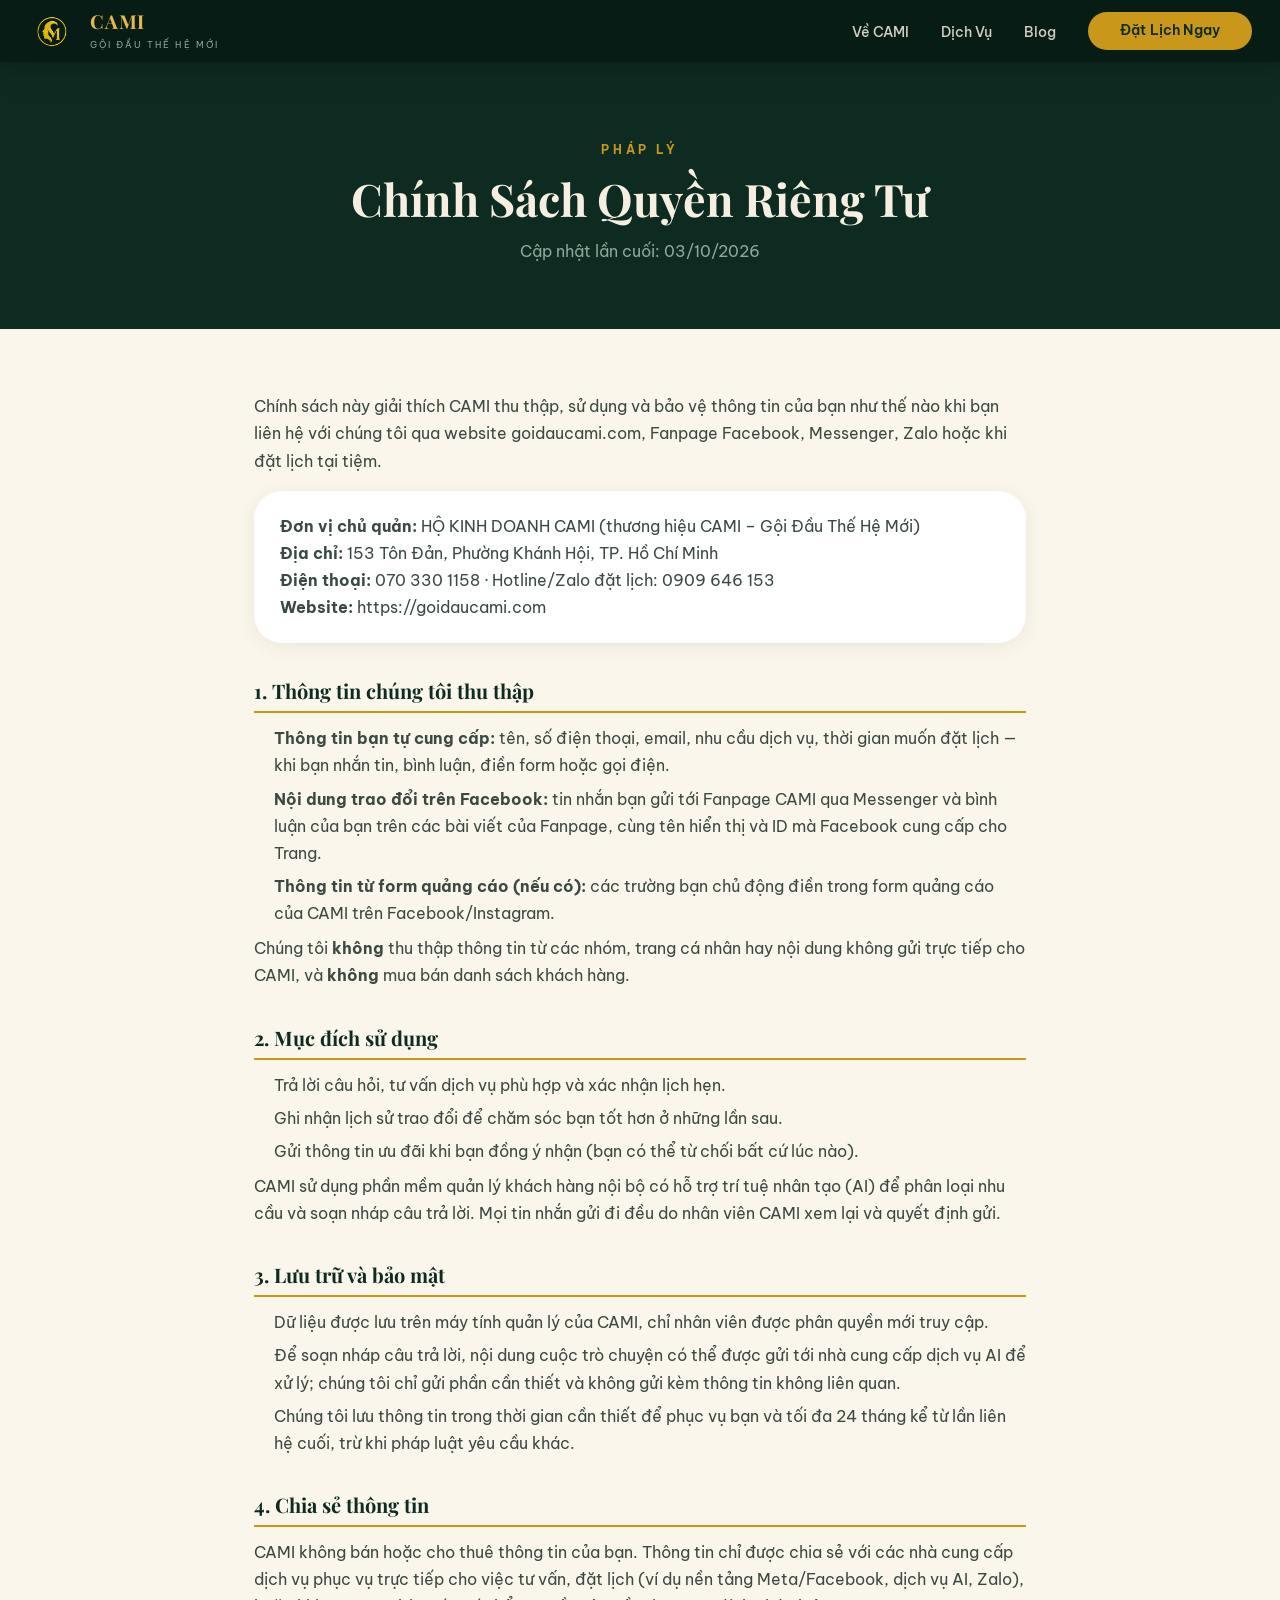
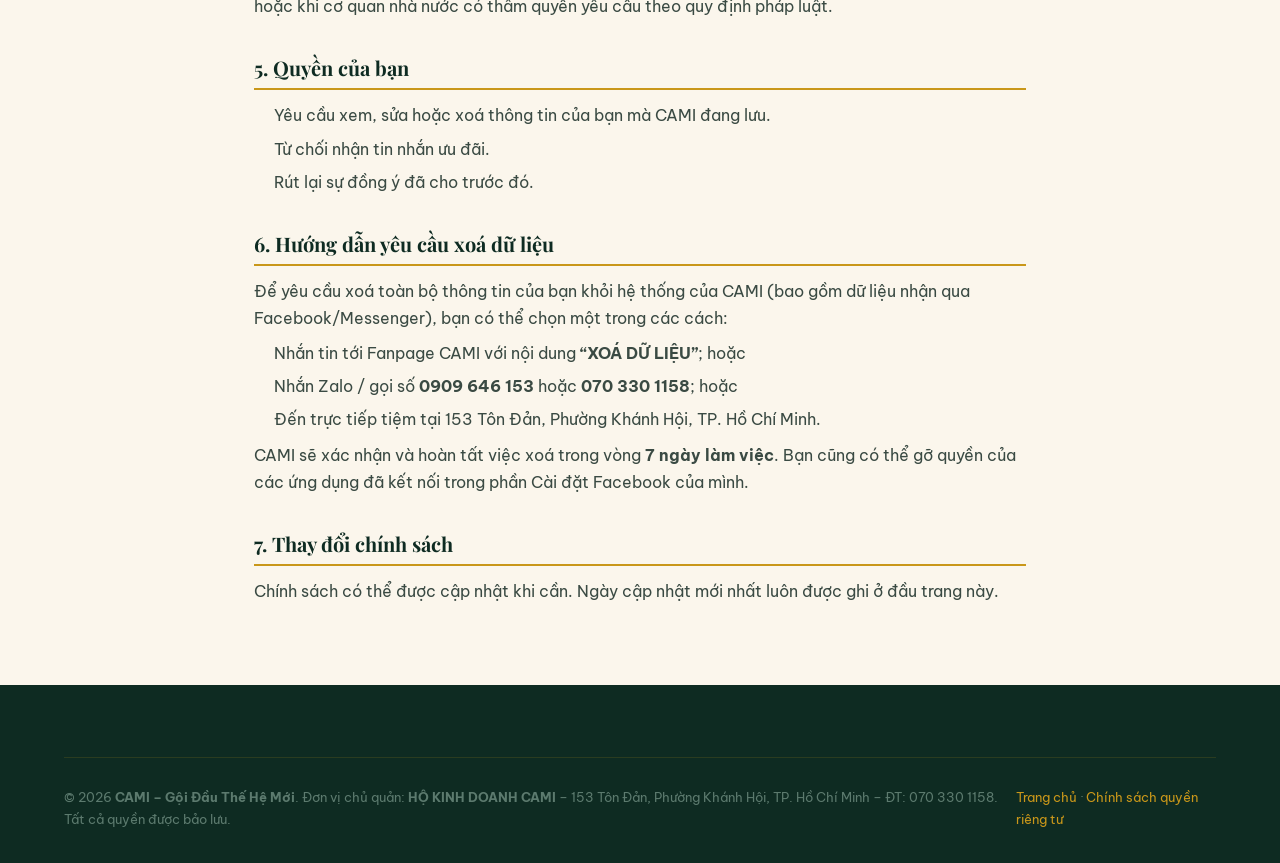
<file: chinh-sach-bao-mat.html>
<!DOCTYPE html>
<html lang="vi">
<head>
<meta charset="UTF-8">
<meta name="viewport" content="width=device-width, initial-scale=1.0">
<title>Chính Sách Quyền Riêng Tư | CAMI – Gội Đầu Thế Hệ Mới</title>
<link rel="icon" type="image/png" sizes="32x32" href="images/logo.png">
<meta name="description" content="Chính sách quyền riêng tư của CAMI – Gội Đầu Thế Hệ Mới (HỘ KINH DOANH CAMI): thông tin chúng tôi thu thập khi bạn nhắn tin, bình luận hoặc đặt lịch, cách sử dụng và cách yêu cầu xoá dữ liệu.">
<link rel="canonical" href="https://goidaucami.com/chinh-sach-bao-mat.html">
<meta name="robots" content="index, follow">
<link rel="preconnect" href="https://fonts.googleapis.com">
<link rel="preconnect" href="https://fonts.gstatic.com" crossorigin>
<link href="https://fonts.googleapis.com/css2?family=Playfair+Display:ital,wght@0,600;0,700;1,600&family=Be+Vietnam+Pro:wght@300;400;500;600;700&display=swap" rel="stylesheet">
<link rel="stylesheet" href="css/style.css">
<style>
.policy-hero { background: var(--green); padding: 140px 0 64px; text-align: center; }
.policy-hero h1 { font-size: clamp(1.9rem,4vw,2.8rem); color: var(--cream); margin: 12px 0 12px; }
.policy-hero p { color: #8fa89a; font-size: 1rem; }
.policy { padding: 64px 0 80px; }
.policy .wrap { max-width: 820px; }
.policy h2 { font-size: 1.25rem; color: var(--green); margin: 36px 0 12px; padding-bottom: 8px; border-bottom: 2px solid var(--gold); }
.policy p, .policy li { color: #3a4a43; line-height: 1.75; font-size: .97rem; }
.policy ul { padding-left: 20px; margin: 8px 0; }
.policy li { margin: 6px 0; }
.policy .box { background: white; border-radius: var(--radius-lg, 16px); padding: 22px 26px; box-shadow: 0 4px 20px rgba(14,43,34,.07); margin-top: 16px; }
</style>
</head>
<body>

<header class="nav scrolled" id="nav">
  <div class="nav-bar">
    <a href="./" class="brand">
      <img src="images/logo.png" alt="CAMI Logo" class="brand-logo" style="height:42px" width="150" height="150">
      <div class="brand-text">
        <strong>CAMI</strong>
        <small>Gội Đầu Thế Hệ Mới</small>
      </div>
    </a>
    <nav>
      <ul class="nav-links">
        <li><a href="./#about">Về CAMI</a></li>
        <li><a href="./#services">Dịch Vụ</a></li>
        <li><a href="blog/">Blog</a></li>
        <li><a href="https://zalo.me/0909646153" target="_blank" rel="noopener" class="nav-cta">Đặt Lịch Ngay</a></li>
      </ul>
    </nav>
  </div>
</header>

<div class="policy-hero">
  <div class="wrap">
    <span class="eyebrow">Pháp lý</span>
    <h1>Chính Sách Quyền Riêng Tư</h1>
    <p>Cập nhật lần cuối: 03/10/2026</p>
  </div>
</div>

<main class="policy">
  <div class="wrap">
    <p>Chính sách này giải thích CAMI thu thập, sử dụng và bảo vệ thông tin của bạn như thế nào khi bạn liên hệ với chúng tôi qua website goidaucami.com, Fanpage Facebook, Messenger, Zalo hoặc khi đặt lịch tại tiệm.</p>

    <div class="box">
      <p><strong>Đơn vị chủ quản:</strong> HỘ KINH DOANH CAMI (thương hiệu CAMI – Gội Đầu Thế Hệ Mới)<br>
      <strong>Địa chỉ:</strong> 153 Tôn Đản, Phường Khánh Hội, TP. Hồ Chí Minh<br>
      <strong>Điện thoại:</strong> 070 330 1158 · Hotline/Zalo đặt lịch: 0909 646 153<br>
      <strong>Website:</strong> https://goidaucami.com</p>
    </div>

    <h2>1. Thông tin chúng tôi thu thập</h2>
    <ul>
      <li><strong>Thông tin bạn tự cung cấp:</strong> tên, số điện thoại, email, nhu cầu dịch vụ, thời gian muốn đặt lịch — khi bạn nhắn tin, bình luận, điền form hoặc gọi điện.</li>
      <li><strong>Nội dung trao đổi trên Facebook:</strong> tin nhắn bạn gửi tới Fanpage CAMI qua Messenger và bình luận của bạn trên các bài viết của Fanpage, cùng tên hiển thị và ID mà Facebook cung cấp cho Trang.</li>
      <li><strong>Thông tin từ form quảng cáo (nếu có):</strong> các trường bạn chủ động điền trong form quảng cáo của CAMI trên Facebook/Instagram.</li>
    </ul>
    <p>Chúng tôi <strong>không</strong> thu thập thông tin từ các nhóm, trang cá nhân hay nội dung không gửi trực tiếp cho CAMI, và <strong>không</strong> mua bán danh sách khách hàng.</p>

    <h2>2. Mục đích sử dụng</h2>
    <ul>
      <li>Trả lời câu hỏi, tư vấn dịch vụ phù hợp và xác nhận lịch hẹn.</li>
      <li>Ghi nhận lịch sử trao đổi để chăm sóc bạn tốt hơn ở những lần sau.</li>
      <li>Gửi thông tin ưu đãi khi bạn đồng ý nhận (bạn có thể từ chối bất cứ lúc nào).</li>
    </ul>
    <p>CAMI sử dụng phần mềm quản lý khách hàng nội bộ có hỗ trợ trí tuệ nhân tạo (AI) để phân loại nhu cầu và soạn nháp câu trả lời. Mọi tin nhắn gửi đi đều do nhân viên CAMI xem lại và quyết định gửi.</p>

    <h2>3. Lưu trữ và bảo mật</h2>
    <ul>
      <li>Dữ liệu được lưu trên máy tính quản lý của CAMI, chỉ nhân viên được phân quyền mới truy cập.</li>
      <li>Để soạn nháp câu trả lời, nội dung cuộc trò chuyện có thể được gửi tới nhà cung cấp dịch vụ AI để xử lý; chúng tôi chỉ gửi phần cần thiết và không gửi kèm thông tin không liên quan.</li>
      <li>Chúng tôi lưu thông tin trong thời gian cần thiết để phục vụ bạn và tối đa 24 tháng kể từ lần liên hệ cuối, trừ khi pháp luật yêu cầu khác.</li>
    </ul>

    <h2>4. Chia sẻ thông tin</h2>
    <p>CAMI không bán hoặc cho thuê thông tin của bạn. Thông tin chỉ được chia sẻ với các nhà cung cấp dịch vụ phục vụ trực tiếp cho việc tư vấn, đặt lịch (ví dụ nền tảng Meta/Facebook, dịch vụ AI, Zalo), hoặc khi cơ quan nhà nước có thẩm quyền yêu cầu theo quy định pháp luật.</p>

    <h2>5. Quyền của bạn</h2>
    <ul>
      <li>Yêu cầu xem, sửa hoặc xoá thông tin của bạn mà CAMI đang lưu.</li>
      <li>Từ chối nhận tin nhắn ưu đãi.</li>
      <li>Rút lại sự đồng ý đã cho trước đó.</li>
    </ul>

    <h2 id="xoa-du-lieu">6. Hướng dẫn yêu cầu xoá dữ liệu</h2>
    <p>Để yêu cầu xoá toàn bộ thông tin của bạn khỏi hệ thống của CAMI (bao gồm dữ liệu nhận qua Facebook/Messenger), bạn có thể chọn một trong các cách:</p>
    <ul>
      <li>Nhắn tin tới Fanpage CAMI với nội dung <strong>“XOÁ DỮ LIỆU”</strong>; hoặc</li>
      <li>Nhắn Zalo / gọi số <strong>0909 646 153</strong> hoặc <strong>070 330 1158</strong>; hoặc</li>
      <li>Đến trực tiếp tiệm tại 153 Tôn Đản, Phường Khánh Hội, TP. Hồ Chí Minh.</li>
    </ul>
    <p>CAMI sẽ xác nhận và hoàn tất việc xoá trong vòng <strong>7 ngày làm việc</strong>. Bạn cũng có thể gỡ quyền của các ứng dụng đã kết nối trong phần Cài đặt Facebook của mình.</p>

    <h2>7. Thay đổi chính sách</h2>
    <p>Chính sách có thể được cập nhật khi cần. Ngày cập nhật mới nhất luôn được ghi ở đầu trang này.</p>
  </div>
</main>

<footer class="footer">
  <div class="wrap">
    <div class="footer-bottom">
      <p>© 2026 <strong>CAMI – Gội Đầu Thế Hệ Mới</strong>. Đơn vị chủ quản: <strong>HỘ KINH DOANH CAMI</strong> – 153 Tôn Đản, Phường Khánh Hội, TP. Hồ Chí Minh – ĐT: 070 330 1158. Tất cả quyền được bảo lưu.</p>
      <p><a href="./">Trang chủ</a> · <a href="chinh-sach-bao-mat.html">Chính sách quyền riêng tư</a></p>
    </div>
  </div>
</footer>

</body>
</html>
</file>
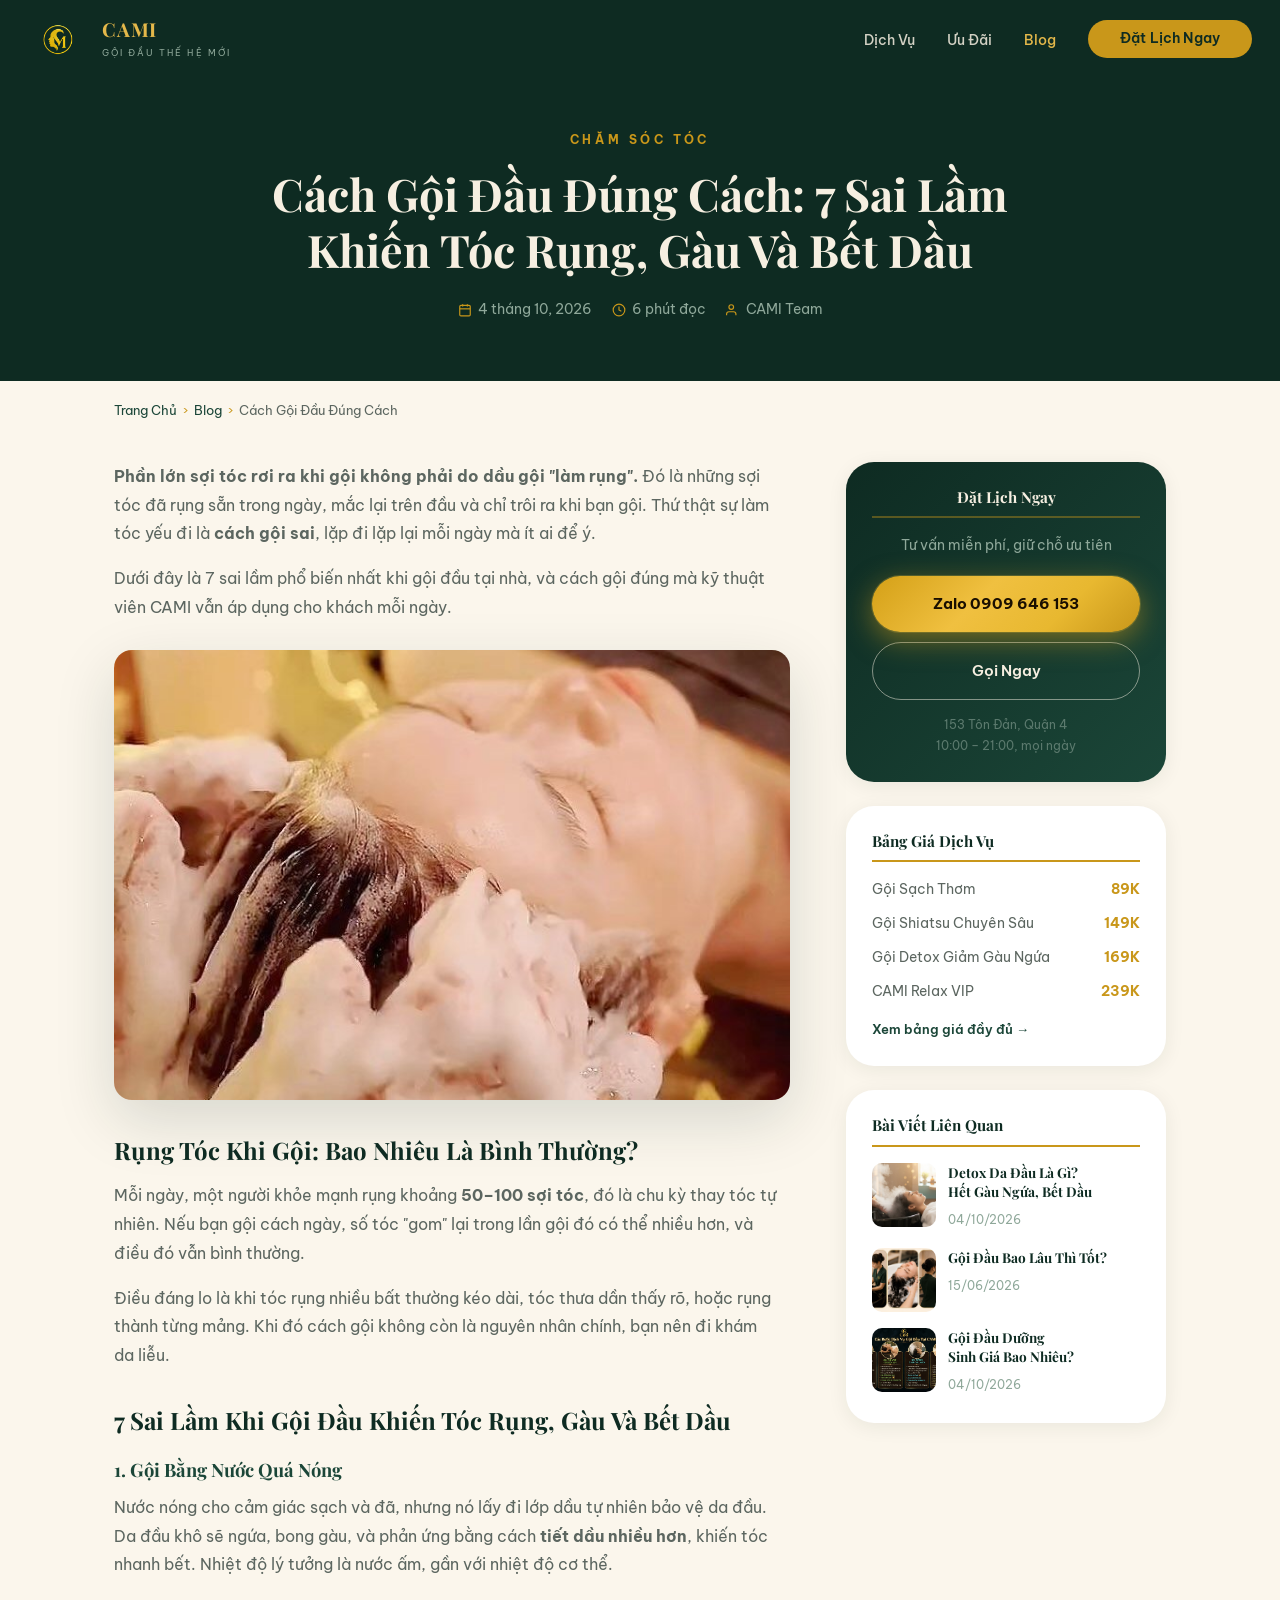
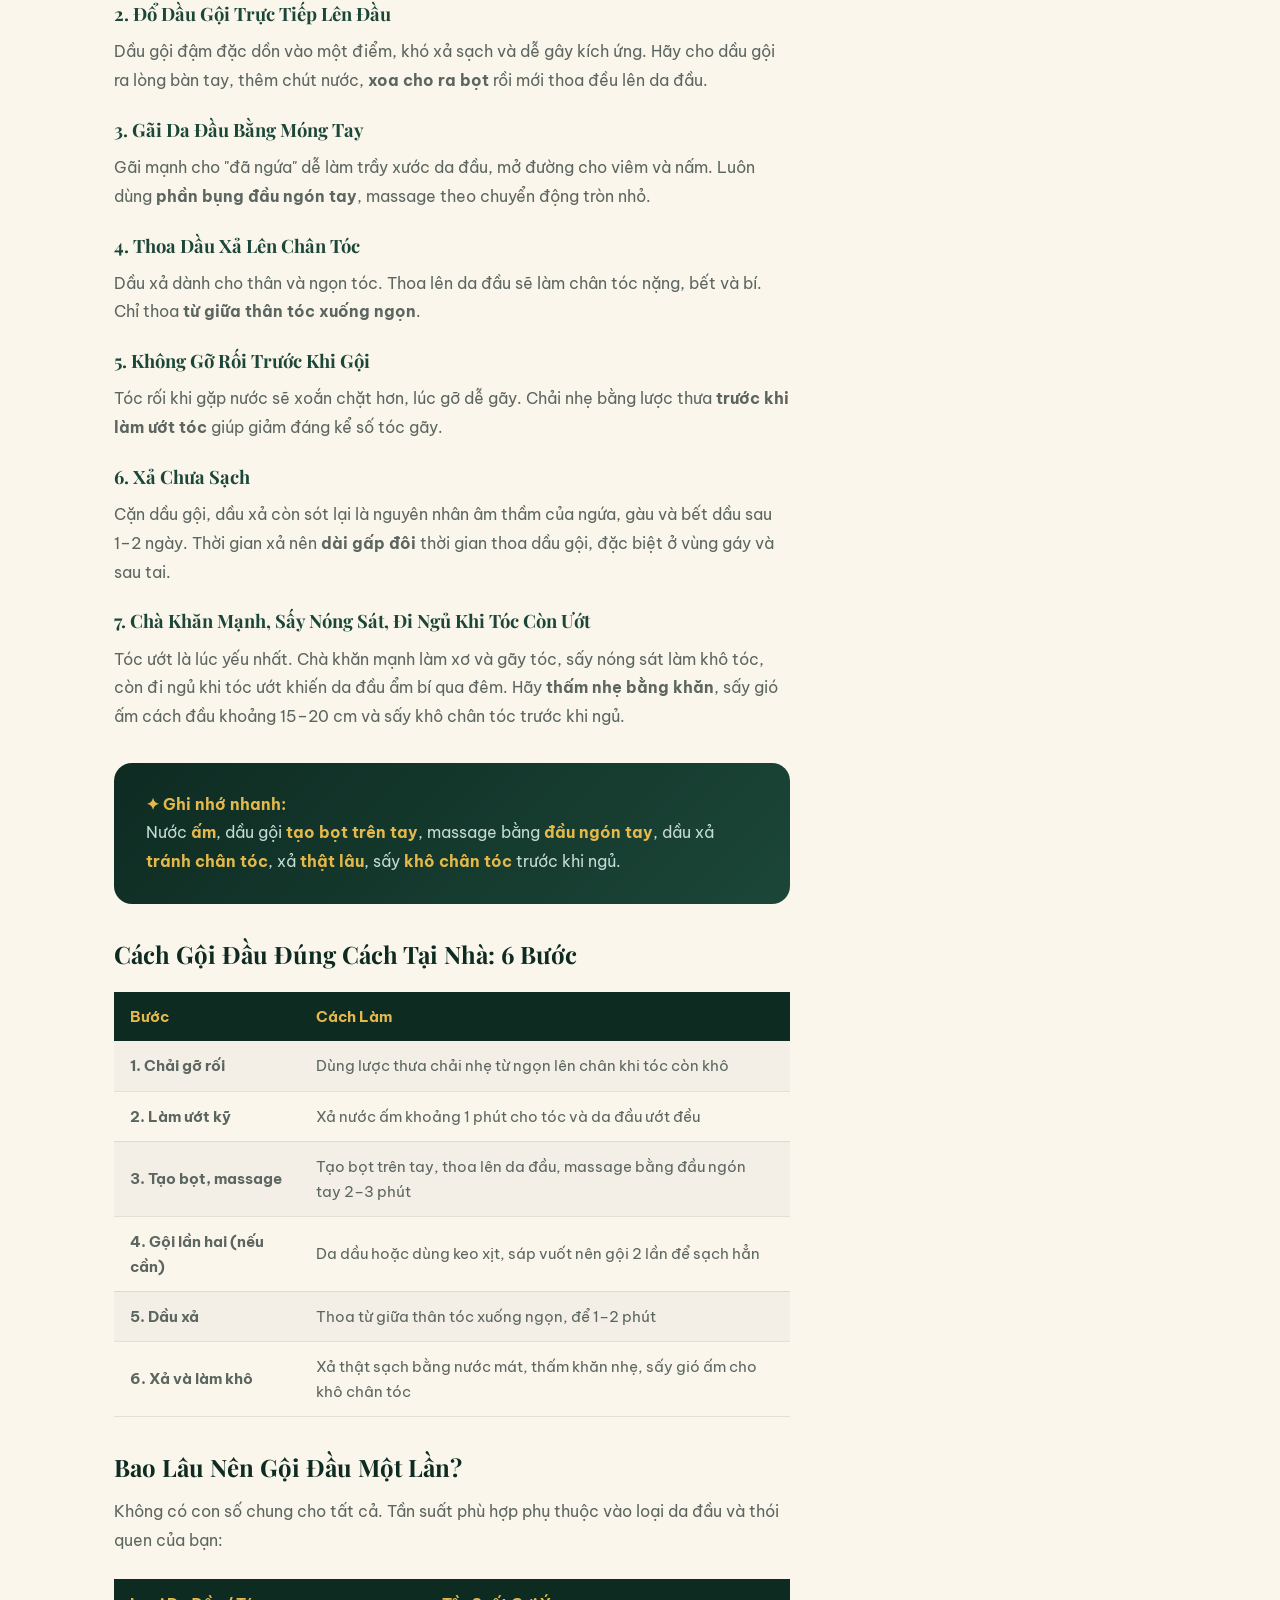
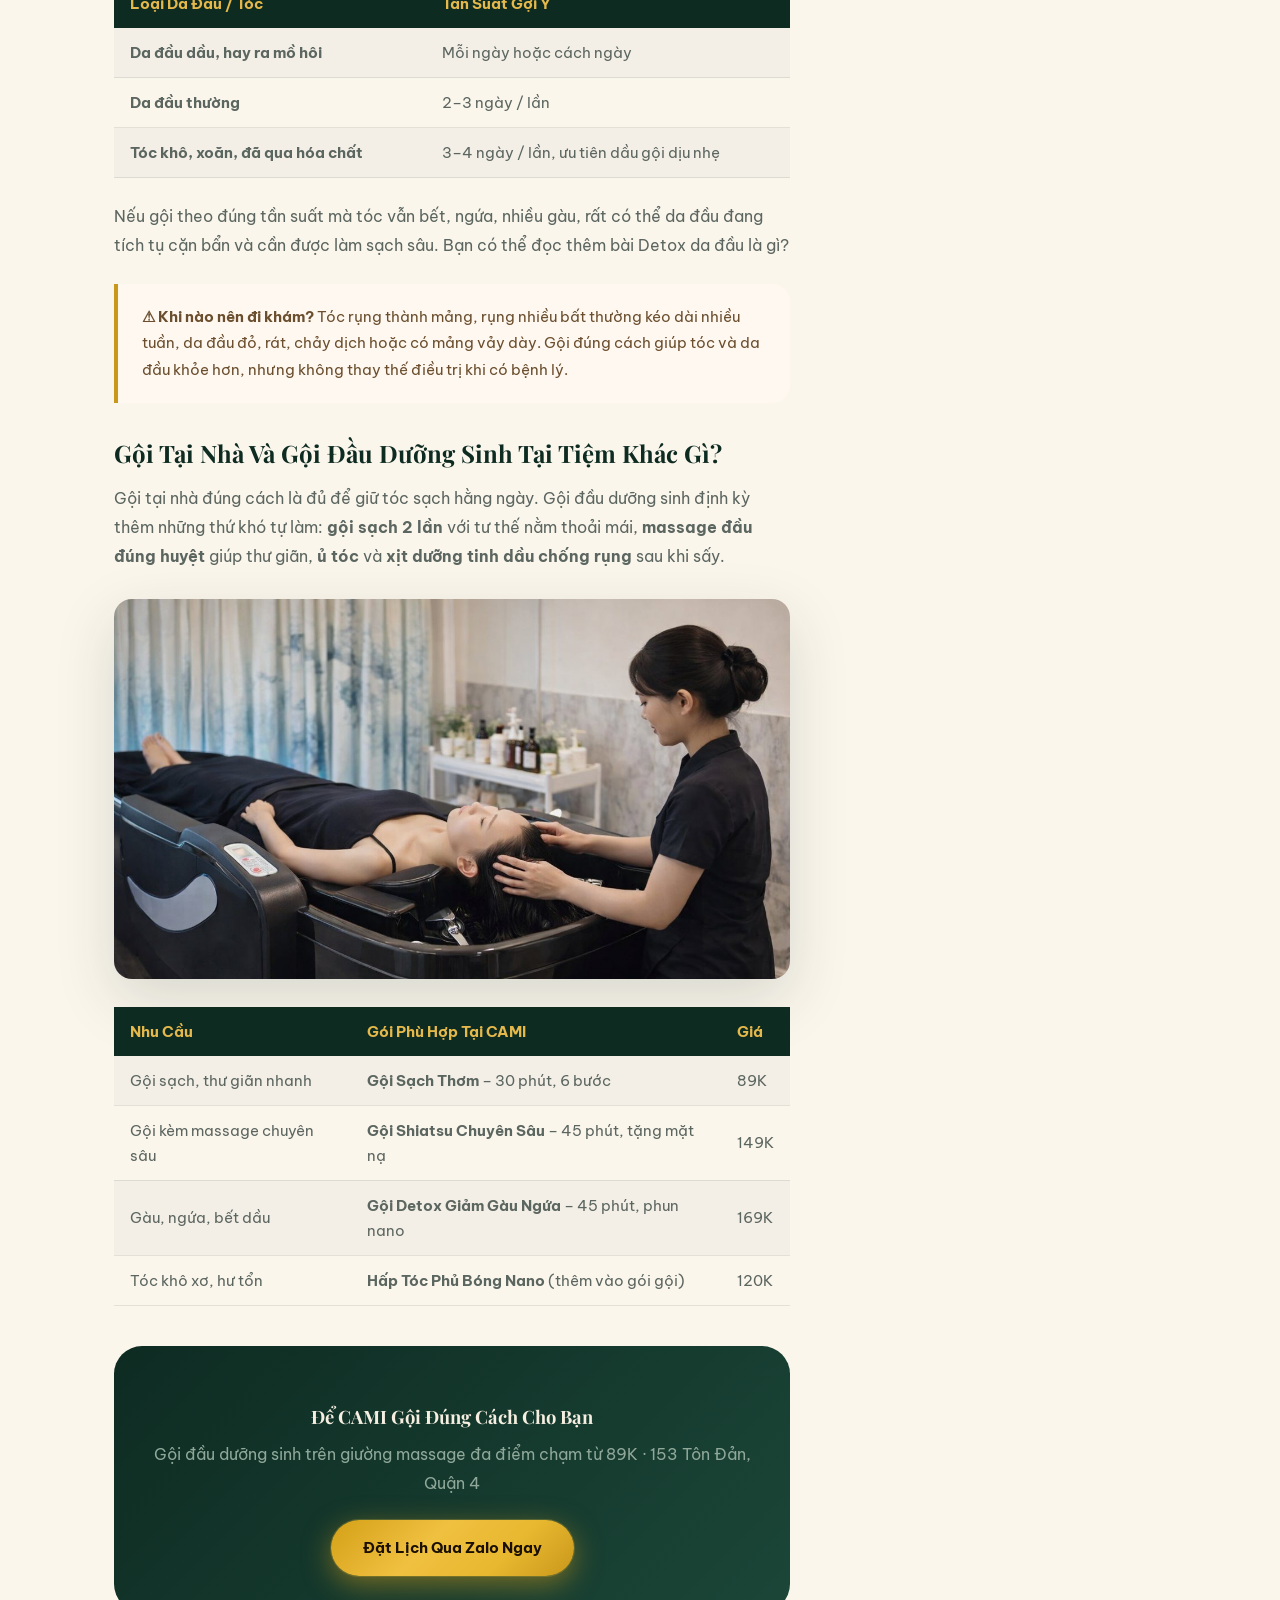
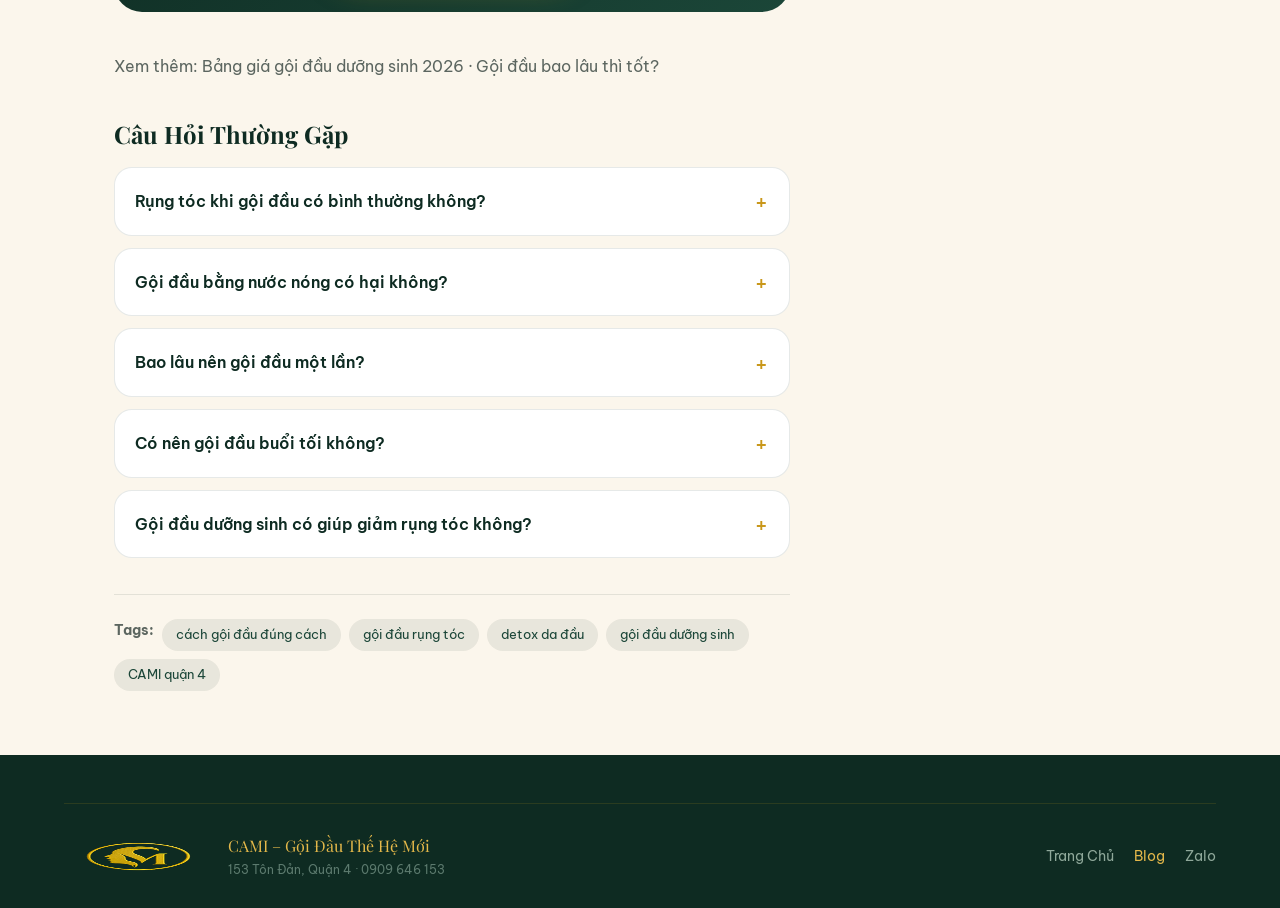
<file: blog/cach-goi-dau-dung-cach.html>
<!DOCTYPE html>
<html lang="vi">
<head>
<meta charset="UTF-8">
<meta name="viewport" content="width=device-width, initial-scale=1.0">
<title>Cách Gội Đầu Đúng Cách: 7 Sai Lầm Gây Rụng Tóc | CAMI</title>
<link rel="icon" type="image/png" sizes="32x32" href="../images/logo.png">
<link rel="apple-touch-icon" href="../images/logo.png">
<link rel="shortcut icon" href="../images/logo.png">
<meta name="description" content="Gội đầu sai cách khiến tóc gãy rụng, gàu và bết dầu lúc nào không hay. 7 sai lầm phổ biến và cách gội đầu đúng 6 bước từ kỹ thuật viên CAMI Quận 4.">
<meta name="keywords" content="cách gội đầu đúng cách, gội đầu đúng cách, sai lầm khi gội đầu, gội đầu bị rụng tóc, gội đầu bao lâu một lần, gội đầu nước nóng, cách gội đầu không rụng tóc">
<meta name="robots" content="index, follow, max-image-preview:large">
<meta name="author" content="CAMI – Gội Đầu Thế Hệ Mới">
<link rel="canonical" href="https://goidaucami.com/blog/cach-goi-dau-dung-cach.html">
<meta property="og:title" content="Tóc rụng khi gội không phải do dầu gội. Đây là 7 sai lầm thật sự">
<meta property="og:description" content="Nước quá nóng, đổ dầu gội thẳng lên đầu, thoa dầu xả lên chân tóc… 7 sai lầm khi gội đầu và cách sửa trong 6 bước.">
<meta property="og:image" content="https://goidaucami.com/images/cach-goi-dau-dung-cach.jpg">
<meta property="og:url" content="https://goidaucami.com/blog/cach-goi-dau-dung-cach.html">
<meta property="og:type" content="article">
<meta property="og:locale" content="vi_VN">
<meta name="twitter:card" content="summary_large_image">
<meta name="geo.placename" content="Quận 4, TP.HCM">
<meta name="geo.position" content="10.758365;106.706782">
<link rel="preconnect" href="https://fonts.googleapis.com">
<link rel="preconnect" href="https://fonts.gstatic.com" crossorigin>
<link href="https://fonts.googleapis.com/css2?family=Playfair+Display:ital,wght@0,600;0,700;1,600&family=Be+Vietnam+Pro:wght@300;400;500;600;700&display=swap" rel="stylesheet">
<link rel="stylesheet" href="../css/style.css?v=20261004c">
<script type="application/ld+json">
{"@context":"https://schema.org","@type":"Article","headline":"Cách Gội Đầu Đúng Cách: 7 Sai Lầm Khiến Tóc Rụng, Gàu Và Bết Dầu","description":"Gội đầu sai cách khiến tóc gãy rụng, gàu và bết dầu lúc nào không hay. 7 sai lầm phổ biến và cách gội đầu đúng 6 bước từ kỹ thuật viên CAMI Quận 4.","author":{"@type":"Organization","name":"CAMI – Gội Đầu Thế Hệ Mới","url":"https://goidaucami.com"},"publisher":{"@type":"Organization","name":"CAMI","logo":{"@type":"ImageObject","url":"https://goidaucami.com/images/logo.png"}},"datePublished":"2026-10-04","dateModified":"2026-10-04","image":"https://goidaucami.com/images/cach-goi-dau-dung-cach.jpg","url":"https://goidaucami.com/blog/cach-goi-dau-dung-cach.html","mainEntityOfPage":{"@type":"WebPage","@id":"https://goidaucami.com/blog/cach-goi-dau-dung-cach.html"}}
</script>
<script type="application/ld+json">
{"@context":"https://schema.org","@type":"BreadcrumbList","itemListElement":[{"@type":"ListItem","position":1,"name":"Trang Chủ","item":"https://goidaucami.com/"},{"@type":"ListItem","position":2,"name":"Blog","item":"https://goidaucami.com/blog/"},{"@type":"ListItem","position":3,"name":"Cách Gội Đầu Đúng Cách","item":"https://goidaucami.com/blog/cach-goi-dau-dung-cach.html"}]}
</script>
<script type="application/ld+json">
{"@context":"https://schema.org","@type":"FAQPage","mainEntity":[{"@type":"Question","name":"Rụng tóc khi gội đầu có bình thường không?","acceptedAnswer":{"@type":"Answer","text":"Có. Mỗi ngày một người khỏe mạnh rụng khoảng 50 đến 100 sợi tóc theo chu kỳ tự nhiên, và những sợi này thường trôi ra khi gội. Bạn nên đi khám nếu tóc rụng thành mảng hoặc rụng nhiều bất thường kéo dài nhiều tuần."}},{"@type":"Question","name":"Gội đầu bằng nước nóng có hại không?","acceptedAnswer":{"@type":"Answer","text":"Nước quá nóng lấy đi lớp dầu tự nhiên bảo vệ da đầu, khiến da đầu khô, ngứa, bong gàu và tiết dầu nhiều hơn. Nên gội bằng nước ấm gần nhiệt độ cơ thể và xả lần cuối bằng nước mát."}},{"@type":"Question","name":"Bao lâu nên gội đầu một lần?","acceptedAnswer":{"@type":"Answer","text":"Da đầu dầu nên gội mỗi ngày hoặc cách ngày, da đầu thường 2 đến 3 ngày một lần, tóc khô, xoăn hoặc đã qua hóa chất khoảng 3 đến 4 ngày một lần với dầu gội dịu nhẹ."}},{"@type":"Question","name":"Có nên gội đầu buổi tối không?","acceptedAnswer":{"@type":"Answer","text":"Có thể gội buổi tối nhưng cần sấy khô hoàn toàn chân tóc trước khi ngủ. Đi ngủ khi tóc còn ướt khiến da đầu ẩm bí qua đêm, dễ ngứa, có mùi và tạo điều kiện cho nấm gây gàu."}},{"@type":"Question","name":"Gội đầu dưỡng sinh có giúp giảm rụng tóc không?","acceptedAnswer":{"@type":"Answer","text":"Gội đầu dưỡng sinh giúp làm sạch da đầu, massage tăng lưu thông máu và dưỡng tóc bằng tinh dầu, từ đó hỗ trợ tóc chắc khỏe hơn. Tuy nhiên nếu rụng tóc do bệnh lý hoặc nội tiết, bạn cần khám và điều trị theo chỉ định của bác sĩ."}}]}
</script>
<style>
.article-hero { background: var(--green); padding: 130px 0 60px; }
.article-hero-inner { max-width: 780px; margin: 0 auto; text-align: center; }
.article-hero h1 { font-size: clamp(1.8rem,3.5vw,2.8rem); color: var(--cream); margin: 16px 0 20px; line-height: 1.25; }
.article-meta { display: flex; align-items: center; justify-content: center; gap: 20px; font-size: .85rem; color: #8fa89a; flex-wrap: wrap; }
.article-meta span { display: flex; align-items: center; gap: 6px; }
.article-meta svg { width: 14px; height: 14px; stroke: var(--gold); fill: none; stroke-width: 2; }

.article-wrap { display: grid; grid-template-columns: 1fr 320px; gap: 56px; max-width: 1100px; margin: 0 auto; padding: 40px 24px 64px; }
.article-content img { border-radius: var(--radius); margin: 28px 0; box-shadow: var(--shadow); width: 100%; }
.article-content h2 { font-size: 1.5rem; color: var(--green); margin: 36px 0 16px; }
.article-content h3 { font-size: 1.15rem; color: var(--green3); margin: 24px 0 12px; }
.article-content p { color: var(--muted); margin-bottom: 16px; font-size: 1rem; line-height: 1.8; }
.article-content ul { margin: 12px 0 20px 20px; }
.article-content ul li { color: var(--muted); margin-bottom: 8px; font-size: .97rem; line-height: 1.7; }
.article-content ul li::marker { color: var(--gold); }
.article-highlight { background: linear-gradient(135deg, var(--green), var(--green3)); border-radius: var(--radius); padding: 28px 32px; margin: 32px 0; }
.article-highlight p { color: #c5dcd4; margin: 0; }
.article-highlight strong { color: var(--gold2); }
.article-table { width: 100%; border-collapse: collapse; margin: 24px 0; font-size: .92rem; }
.article-table th { background: var(--green); color: var(--gold2); padding: 12px 16px; text-align: left; }
.article-table td { padding: 12px 16px; border-bottom: 1px solid rgba(14,43,34,.1); color: var(--muted); }
.article-table tr:nth-child(even) td { background: rgba(14,43,34,.03); }
.article-cta { background: linear-gradient(135deg, var(--green), var(--green3)); border-radius: var(--radius-lg); padding: 36px; text-align: center; margin: 40px 0; }
.article-cta h3 { color: var(--cream); margin-bottom: 12px; }
.article-cta p { color: #8fa89a; margin-bottom: 22px; }
.article-tags { display: flex; gap: 8px; flex-wrap: wrap; margin-top: 36px; padding-top: 24px; border-top: 1px solid rgba(14,43,34,.1); }
.article-tags a { background: rgba(14,43,34,.08); color: var(--green3); padding: 5px 14px; border-radius: 20px; font-size: .8rem; transition: .3s; }
.article-tags a:hover { background: var(--green); color: var(--cream); }
.article-sidebar .sidebar-widget { background: white; border-radius: var(--radius-lg); padding: 26px; margin-bottom: 24px; box-shadow: 0 4px 20px rgba(14,43,34,.07); }
.article-sidebar .sidebar-widget h3 { font-size: .95rem; color: var(--green); margin-bottom: 16px; padding-bottom: 10px; border-bottom: 2px solid var(--gold); }
.related-posts { display: flex; flex-direction: column; gap: 16px; }
.related-post { display: flex; gap: 12px; align-items: flex-start; }
.related-post img { width: 64px; height: 64px; border-radius: 10px; object-fit: cover; flex-shrink: 0; }
.related-post h4 { font-size: .85rem; color: var(--green); line-height: 1.4; margin-bottom: 4px; }
.related-post span { font-size: .75rem; color: var(--light); }
.benefit-grid { display: grid; grid-template-columns: repeat(3,1fr); gap: 14px; margin: 24px 0; }
.benefit-item { background: var(--cream2); border-radius: var(--radius); padding: 20px 18px; text-align: center; border: 1px solid rgba(14,43,34,.08); }
.benefit-item .bi-icon { width: 44px; height: 44px; margin: 0 auto 12px; background: rgba(201,151,26,.12); border-radius: 12px; display: flex; align-items: center; justify-content: center; color: var(--gold); }
.benefit-item h3 { color: var(--green); font-size: .95rem; margin: 0 0 6px; }
.benefit-item p { color: var(--muted); font-size: .82rem; line-height: 1.5; margin: 0; }
.warn-box { background: #fff8f0; border-left: 4px solid var(--gold); border-radius: 0 var(--radius) var(--radius) 0; padding: 20px 24px; margin: 24px 0; }
.warn-box p { color: #6b4e2e; margin: 0; font-size: .95rem; line-height: 1.75; }
@media(max-width:768px) { .article-wrap { grid-template-columns: 1fr; padding: 24px 18px 40px; } }
@media(max-width:560px) { .benefit-grid { grid-template-columns: 1fr; } }
@media(max-width:560px) { .article-table th, .article-table td { padding: 10px 8px; font-size: .84rem; } }
</style>
</head>
<body>

<header class="nav scrolled">
  <div class="nav-bar">
    <a href="../" class="brand">
      <img src="../images/logo.png" alt="CAMI Logo" class="brand-logo" style="height:42px" width="150" height="150">
      <div class="brand-text"><strong>CAMI</strong><small>Gội Đầu Thế Hệ Mới</small></div>
    </a>
    <nav>
      <ul class="nav-links">
        <li><a href="../#services">Dịch Vụ</a></li>
        <li><a href="../#offers">Ưu Đãi</a></li>
        <li><a href="./" style="color:var(--gold2)">Blog</a></li>
        <li><a href="https://zalo.me/0909646153" target="_blank" rel="noopener" class="nav-cta">Đặt Lịch Ngay</a></li>
      </ul>
    </nav>
    <button class="burger" aria-label="Mở menu"><span></span><span></span><span></span></button>
  </div>
</header>
<div class="mobile-menu">
  <button class="mobile-close" aria-label="Đóng menu">×</button>
  <a href="../">Trang Chủ</a>
  <a href="../#services">Dịch Vụ</a>
  <a href="./">Blog</a>
  <a href="https://zalo.me/0909646153" target="_blank" rel="noopener" class="btn btn-gold" style="margin-top:12px">Đặt Lịch</a>
</div>

<div class="article-hero">
  <div class="wrap">
    <div class="article-hero-inner">
      <span class="eyebrow">Chăm Sóc Tóc</span>
      <h1>Cách Gội Đầu Đúng Cách: 7 Sai Lầm Khiến Tóc Rụng, Gàu Và Bết Dầu</h1>
      <div class="article-meta">
        <span><svg viewBox="0 0 24 24"><rect x="3" y="4" width="18" height="18" rx="2"/><line x1="16" y1="2" x2="16" y2="6"/><line x1="8" y1="2" x2="8" y2="6"/><line x1="3" y1="10" x2="21" y2="10"/></svg>4 tháng 10, 2026</span>
        <span><svg viewBox="0 0 24 24"><circle cx="12" cy="12" r="10"/><polyline points="12 6 12 12 16 14"/></svg>6 phút đọc</span>
        <span><svg viewBox="0 0 24 24"><path d="M17 21v-2a4 4 0 00-4-4H5a4 4 0 00-4 4v2"/><circle cx="9" cy="7" r="4"/></svg>CAMI Team</span>
      </div>
    </div>
  </div>
</div>

<nav class="breadcrumb" aria-label="Breadcrumb">
  <a href="../">Trang Chủ</a> <span class="sep">›</span>
  <a href="./">Blog</a> <span class="sep">›</span>
  <span aria-current="page">Cách Gội Đầu Đúng Cách</span>
</nav>

<div class="article-wrap">
  <article class="article-content">

    <p><strong>Phần lớn sợi tóc rơi ra khi gội không phải do dầu gội "làm rụng".</strong> Đó là những sợi tóc đã rụng sẵn trong ngày, mắc lại trên đầu và chỉ trôi ra khi bạn gội. Thứ thật sự làm tóc yếu đi là <strong>cách gội sai</strong>, lặp đi lặp lại mỗi ngày mà ít ai để ý.</p>
    <p>Dưới đây là 7 sai lầm phổ biến nhất khi gội đầu tại nhà, và cách gội đúng mà kỹ thuật viên CAMI vẫn áp dụng cho khách mỗi ngày.</p>

    <img src="../images/cach-goi-dau-dung-cach.jpg" alt="Cách gội đầu đúng cách: tạo bọt và massage da đầu bằng đầu ngón tay" loading="lazy" width="720" height="480">

    <h2>Rụng Tóc Khi Gội: Bao Nhiêu Là Bình Thường?</h2>
    <p>Mỗi ngày, một người khỏe mạnh rụng khoảng <strong>50–100 sợi tóc</strong>, đó là chu kỳ thay tóc tự nhiên. Nếu bạn gội cách ngày, số tóc "gom" lại trong lần gội đó có thể nhiều hơn, và điều đó vẫn bình thường.</p>
    <p>Điều đáng lo là khi tóc rụng nhiều bất thường kéo dài, tóc thưa dần thấy rõ, hoặc rụng thành từng mảng. Khi đó cách gội không còn là nguyên nhân chính, bạn nên đi khám da liễu.</p>

    <h2>7 Sai Lầm Khi Gội Đầu Khiến Tóc Rụng, Gàu Và Bết Dầu</h2>

    <h3>1. Gội Bằng Nước Quá Nóng</h3>
    <p>Nước nóng cho cảm giác sạch và đã, nhưng nó lấy đi lớp dầu tự nhiên bảo vệ da đầu. Da đầu khô sẽ ngứa, bong gàu, và phản ứng bằng cách <strong>tiết dầu nhiều hơn</strong>, khiến tóc nhanh bết. Nhiệt độ lý tưởng là nước ấm, gần với nhiệt độ cơ thể.</p>

    <h3>2. Đổ Dầu Gội Trực Tiếp Lên Đầu</h3>
    <p>Dầu gội đậm đặc dồn vào một điểm, khó xả sạch và dễ gây kích ứng. Hãy cho dầu gội ra lòng bàn tay, thêm chút nước, <strong>xoa cho ra bọt</strong> rồi mới thoa đều lên da đầu.</p>

    <h3>3. Gãi Da Đầu Bằng Móng Tay</h3>
    <p>Gãi mạnh cho "đã ngứa" dễ làm trầy xước da đầu, mở đường cho viêm và nấm. Luôn dùng <strong>phần bụng đầu ngón tay</strong>, massage theo chuyển động tròn nhỏ.</p>

    <h3>4. Thoa Dầu Xả Lên Chân Tóc</h3>
    <p>Dầu xả dành cho thân và ngọn tóc. Thoa lên da đầu sẽ làm chân tóc nặng, bết và bí. Chỉ thoa <strong>từ giữa thân tóc xuống ngọn</strong>.</p>

    <h3>5. Không Gỡ Rối Trước Khi Gội</h3>
    <p>Tóc rối khi gặp nước sẽ xoắn chặt hơn, lúc gỡ dễ gãy. Chải nhẹ bằng lược thưa <strong>trước khi làm ướt tóc</strong> giúp giảm đáng kể số tóc gãy.</p>

    <h3>6. Xả Chưa Sạch</h3>
    <p>Cặn dầu gội, dầu xả còn sót lại là nguyên nhân âm thầm của ngứa, gàu và bết dầu sau 1–2 ngày. Thời gian xả nên <strong>dài gấp đôi</strong> thời gian thoa dầu gội, đặc biệt ở vùng gáy và sau tai.</p>

    <h3>7. Chà Khăn Mạnh, Sấy Nóng Sát, Đi Ngủ Khi Tóc Còn Ướt</h3>
    <p>Tóc ướt là lúc yếu nhất. Chà khăn mạnh làm xơ và gãy tóc, sấy nóng sát làm khô tóc, còn đi ngủ khi tóc ướt khiến da đầu ẩm bí qua đêm. Hãy <strong>thấm nhẹ bằng khăn</strong>, sấy gió ấm cách đầu khoảng 15–20 cm và sấy khô chân tóc trước khi ngủ.</p>

    <div class="article-highlight">
      <strong>✦ Ghi nhớ nhanh:</strong>
      <p>Nước <strong>ấm</strong>, dầu gội <strong>tạo bọt trên tay</strong>, massage bằng <strong>đầu ngón tay</strong>, dầu xả <strong>tránh chân tóc</strong>, xả <strong>thật lâu</strong>, sấy <strong>khô chân tóc</strong> trước khi ngủ.</p>
    </div>

    <h2>Cách Gội Đầu Đúng Cách Tại Nhà: 6 Bước</h2>
    <table class="article-table">
      <tr><th>Bước</th><th>Cách Làm</th></tr>
      <tr><td><strong>1. Chải gỡ rối</strong></td><td>Dùng lược thưa chải nhẹ từ ngọn lên chân khi tóc còn khô</td></tr>
      <tr><td><strong>2. Làm ướt kỹ</strong></td><td>Xả nước ấm khoảng 1 phút cho tóc và da đầu ướt đều</td></tr>
      <tr><td><strong>3. Tạo bọt, massage</strong></td><td>Tạo bọt trên tay, thoa lên da đầu, massage bằng đầu ngón tay 2–3 phút</td></tr>
      <tr><td><strong>4. Gội lần hai (nếu cần)</strong></td><td>Da dầu hoặc dùng keo xịt, sáp vuốt nên gội 2 lần để sạch hẳn</td></tr>
      <tr><td><strong>5. Dầu xả</strong></td><td>Thoa từ giữa thân tóc xuống ngọn, để 1–2 phút</td></tr>
      <tr><td><strong>6. Xả và làm khô</strong></td><td>Xả thật sạch bằng nước mát, thấm khăn nhẹ, sấy gió ấm cho khô chân tóc</td></tr>
    </table>

    <h2>Bao Lâu Nên Gội Đầu Một Lần?</h2>
    <p>Không có con số chung cho tất cả. Tần suất phù hợp phụ thuộc vào loại da đầu và thói quen của bạn:</p>
    <table class="article-table">
      <tr><th>Loại Da Đầu / Tóc</th><th>Tần Suất Gợi Ý</th></tr>
      <tr><td><strong>Da đầu dầu, hay ra mồ hôi</strong></td><td>Mỗi ngày hoặc cách ngày</td></tr>
      <tr><td><strong>Da đầu thường</strong></td><td>2–3 ngày / lần</td></tr>
      <tr><td><strong>Tóc khô, xoăn, đã qua hóa chất</strong></td><td>3–4 ngày / lần, ưu tiên dầu gội dịu nhẹ</td></tr>
    </table>
    <p>Nếu gội theo đúng tần suất mà tóc vẫn bết, ngứa, nhiều gàu, rất có thể da đầu đang tích tụ cặn bẩn và cần được làm sạch sâu. Bạn có thể đọc thêm bài <a href="detox-da-dau-la-gi.html">Detox da đầu là gì?</a></p>

    <div class="warn-box">
      <p><strong>⚠ Khi nào nên đi khám?</strong> Tóc rụng thành mảng, rụng nhiều bất thường kéo dài nhiều tuần, da đầu đỏ, rát, chảy dịch hoặc có mảng vảy dày. Gội đúng cách giúp tóc và da đầu khỏe hơn, nhưng không thay thế điều trị khi có bệnh lý.</p>
    </div>

    <h2>Gội Tại Nhà Và Gội Đầu Dưỡng Sinh Tại Tiệm Khác Gì?</h2>
    <p>Gội tại nhà đúng cách là đủ để giữ tóc sạch hằng ngày. Gội đầu dưỡng sinh định kỳ thêm những thứ khó tự làm: <strong>gội sạch 2 lần</strong> với tư thế nằm thoải mái, <strong>massage đầu đúng huyệt</strong> giúp thư giãn, <strong>ủ tóc</strong> và <strong>xịt dưỡng tinh dầu chống rụng</strong> sau khi sấy.</p>
    <img src="../images/goi-dau-tai-cami.jpg" alt="Kỹ thuật viên CAMI massage đầu cho khách trên giường gội đa điểm chạm" loading="lazy" width="1200" height="675">
    <table class="article-table">
      <tr><th>Nhu Cầu</th><th>Gói Phù Hợp Tại CAMI</th><th>Giá</th></tr>
      <tr><td>Gội sạch, thư giãn nhanh</td><td><strong>Gội Sạch Thơm</strong> – 30 phút, 6 bước</td><td>89K</td></tr>
      <tr><td>Gội kèm massage chuyên sâu</td><td><strong>Gội Shiatsu Chuyên Sâu</strong> – 45 phút, tặng mặt nạ</td><td>149K</td></tr>
      <tr><td>Gàu, ngứa, bết dầu</td><td><strong>Gội Detox Giảm Gàu Ngứa</strong> – 45 phút, phun nano</td><td>169K</td></tr>
      <tr><td>Tóc khô xơ, hư tổn</td><td><strong>Hấp Tóc Phủ Bóng Nano</strong> (thêm vào gói gội)</td><td>120K</td></tr>
    </table>

    <div class="article-cta">
      <h3>Để CAMI Gội Đúng Cách Cho Bạn</h3>
      <p>Gội đầu dưỡng sinh trên giường massage đa điểm chạm từ 89K · 153 Tôn Đản, Quận 4</p>
      <a href="https://zalo.me/0909646153" target="_blank" rel="noopener" class="btn btn-gold">Đặt Lịch Qua Zalo Ngay</a>
    </div>
    <p>Xem thêm: <a href="goi-dau-duong-sinh-gia-bao-nhieu.html">Bảng giá gội đầu dưỡng sinh 2026</a> · <a href="goi-dau-bao-lau-thi-tot.html">Gội đầu bao lâu thì tốt?</a></p>

    <section class="faq-section">
      <h2>Câu Hỏi Thường Gặp</h2>
      <div class="faq-list">
        <details class="faq-item">
          <summary>Rụng tóc khi gội đầu có bình thường không?</summary>
          <p>Có. Mỗi ngày một người khỏe mạnh rụng khoảng 50 đến 100 sợi tóc theo chu kỳ tự nhiên, và những sợi này thường trôi ra khi gội. Bạn nên đi khám nếu tóc rụng thành mảng hoặc rụng nhiều bất thường kéo dài nhiều tuần.</p>
        </details>
        <details class="faq-item">
          <summary>Gội đầu bằng nước nóng có hại không?</summary>
          <p>Nước quá nóng lấy đi lớp dầu tự nhiên bảo vệ da đầu, khiến da đầu khô, ngứa, bong gàu và tiết dầu nhiều hơn. Nên gội bằng nước ấm gần nhiệt độ cơ thể và xả lần cuối bằng nước mát.</p>
        </details>
        <details class="faq-item">
          <summary>Bao lâu nên gội đầu một lần?</summary>
          <p>Da đầu dầu nên gội mỗi ngày hoặc cách ngày, da đầu thường 2 đến 3 ngày một lần, tóc khô, xoăn hoặc đã qua hóa chất khoảng 3 đến 4 ngày một lần với dầu gội dịu nhẹ.</p>
        </details>
        <details class="faq-item">
          <summary>Có nên gội đầu buổi tối không?</summary>
          <p>Có thể gội buổi tối nhưng cần sấy khô hoàn toàn chân tóc trước khi ngủ. Đi ngủ khi tóc còn ướt khiến da đầu ẩm bí qua đêm, dễ ngứa, có mùi và tạo điều kiện cho nấm gây gàu.</p>
        </details>
        <details class="faq-item">
          <summary>Gội đầu dưỡng sinh có giúp giảm rụng tóc không?</summary>
          <p>Gội đầu dưỡng sinh giúp làm sạch da đầu, massage tăng lưu thông máu và dưỡng tóc bằng tinh dầu, từ đó hỗ trợ tóc chắc khỏe hơn. Tuy nhiên nếu rụng tóc do bệnh lý hoặc nội tiết, bạn cần khám và điều trị theo chỉ định của bác sĩ.</p>
        </details>
      </div>
    </section>

    <div class="article-tags">
      <strong style="color:var(--muted); font-size:.85rem;">Tags:</strong>
      <a href="cach-goi-dau-dung-cach.html">cách gội đầu đúng cách</a>
      <a href="cach-goi-dau-dung-cach.html">gội đầu rụng tóc</a>
      <a href="detox-da-dau-la-gi.html">detox da đầu</a>
      <a href="goi-dau-duong-sinh-la-gi.html">gội đầu dưỡng sinh</a>
      <a href="../">CAMI quận 4</a>
    </div>
  </article>

  <aside class="article-sidebar">
    <div class="sidebar-widget" style="background:linear-gradient(135deg,var(--green),var(--green3)); text-align:center;">
      <h3 style="color:var(--cream); border-color:rgba(201,151,26,.4);">Đặt Lịch Ngay</h3>
      <p style="color:#8fa89a; font-size:.88rem; margin-bottom:18px;">Tư vấn miễn phí, giữ chỗ ưu tiên</p>
      <a href="https://zalo.me/0909646153" target="_blank" rel="noopener" class="btn btn-gold" style="width:100%; justify-content:center;">Zalo 0909 646 153</a>
      <a href="tel:0909646153" class="btn btn-ghost" style="width:100%; justify-content:center; margin-top:10px;">Gọi Ngay</a>
      <p style="color:#5c7a6e; font-size:.78rem; margin-top:14px;">153 Tôn Đản, Quận 4<br>10:00 – 21:00, mọi ngày</p>
    </div>

    <div class="sidebar-widget">
      <h3>Bảng Giá Dịch Vụ</h3>
      <div style="display:flex; flex-direction:column; gap:10px;">
        <div style="display:flex; justify-content:space-between; font-size:.88rem;"><span style="color:var(--muted);">Gội Sạch Thơm</span><strong style="color:var(--gold);">89K</strong></div>
        <div style="display:flex; justify-content:space-between; font-size:.88rem;"><span style="color:var(--muted);">Gội Shiatsu Chuyên Sâu</span><strong style="color:var(--gold);">149K</strong></div>
        <div style="display:flex; justify-content:space-between; font-size:.88rem;"><span style="color:var(--muted);">Gội Detox Giảm Gàu Ngứa</span><strong style="color:var(--gold);">169K</strong></div>
        <div style="display:flex; justify-content:space-between; font-size:.88rem;"><span style="color:var(--muted);">CAMI Relax VIP</span><strong style="color:var(--gold);">239K</strong></div>
      </div>
      <a href="goi-dau-duong-sinh-gia-bao-nhieu.html" style="display:block; margin-top:14px; font-size:.82rem; color:var(--green3); font-weight:600;">Xem bảng giá đầy đủ →</a>
    </div>

    <div class="sidebar-widget">
      <h3>Bài Viết Liên Quan</h3>
      <div class="related-posts">
        <div class="related-post">
          <img src="../images/detox-da-dau.jpg" alt="Detox da đầu" loading="lazy" width="1200" height="686">
          <div><h4><a href="detox-da-dau-la-gi.html">Detox Da Đầu Là Gì? Hết Gàu Ngứa, Bết Dầu</a></h4><span>04/10/2026</span></div>
        </div>
        <div class="related-post">
          <img src="../images/goisachthom.png" alt="Gội đầu bao lâu thì tốt" loading="lazy" width="449" height="298">
          <div><h4><a href="goi-dau-bao-lau-thi-tot.html">Gội Đầu Bao Lâu Thì Tốt?</a></h4><span>15/06/2026</span></div>
        </div>
        <div class="related-post">
          <img src="../images/cac-buoc-goi-dau-cami.jpg" alt="Bảng giá gội đầu dưỡng sinh" loading="lazy" width="1600" height="900">
          <div><h4><a href="goi-dau-duong-sinh-gia-bao-nhieu.html">Gội Đầu Dưỡng Sinh Giá Bao Nhiêu?</a></h4><span>04/10/2026</span></div>
        </div>
      </div>
    </div>
  </aside>
</div>

<footer class="footer" style="padding:48px 0 28px;">
  <div class="wrap">
    <div style="display:flex; justify-content:space-between; align-items:center; flex-wrap:wrap; gap:20px; border-top:1px solid rgba(201,151,26,.15); padding-top:28px;">
      <div style="display:flex; align-items:center; gap:14px;">
        <img src="../images/logo.png" alt="CAMI" style="height:40px;" width="150" height="150">
        <div>
          <div style="font-family:'Playfair Display',serif; color:var(--gold2);">CAMI – Gội Đầu Thế Hệ Mới</div>
          <div style="font-size:.78rem; color:#5c7a6e;">153 Tôn Đản, Quận 4 · 0909 646 153</div>
        </div>
      </div>
      <div style="display:flex; gap:20px;">
        <a href="../" style="font-size:.85rem; color:#8fa89a;">Trang Chủ</a>
        <a href="./" style="font-size:.85rem; color:var(--gold2);">Blog</a>
        <a href="https://zalo.me/0909646153" target="_blank" rel="noopener" style="font-size:.85rem; color:#8fa89a;">Zalo</a>
      </div>
    </div>
  </div>
</footer>

<script src="../js/main.js"></script>
</body>
</html>
</file>
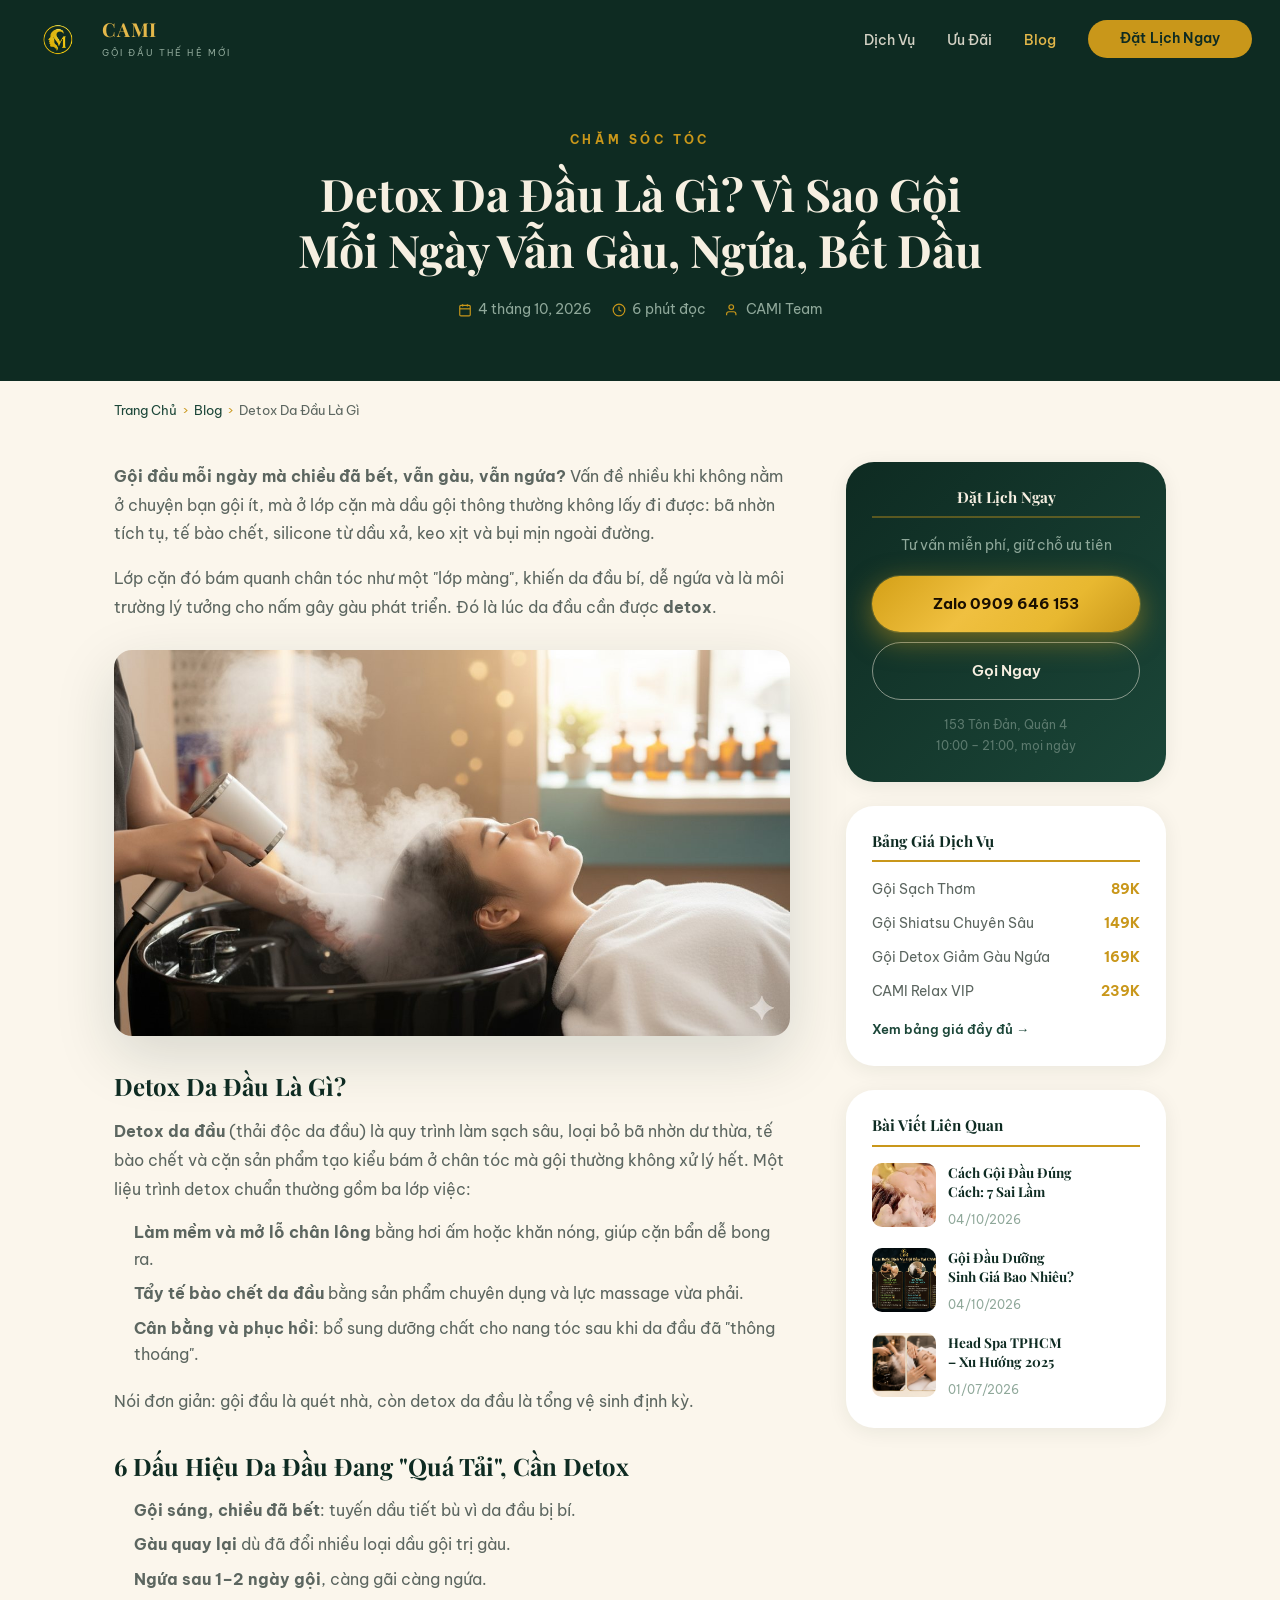
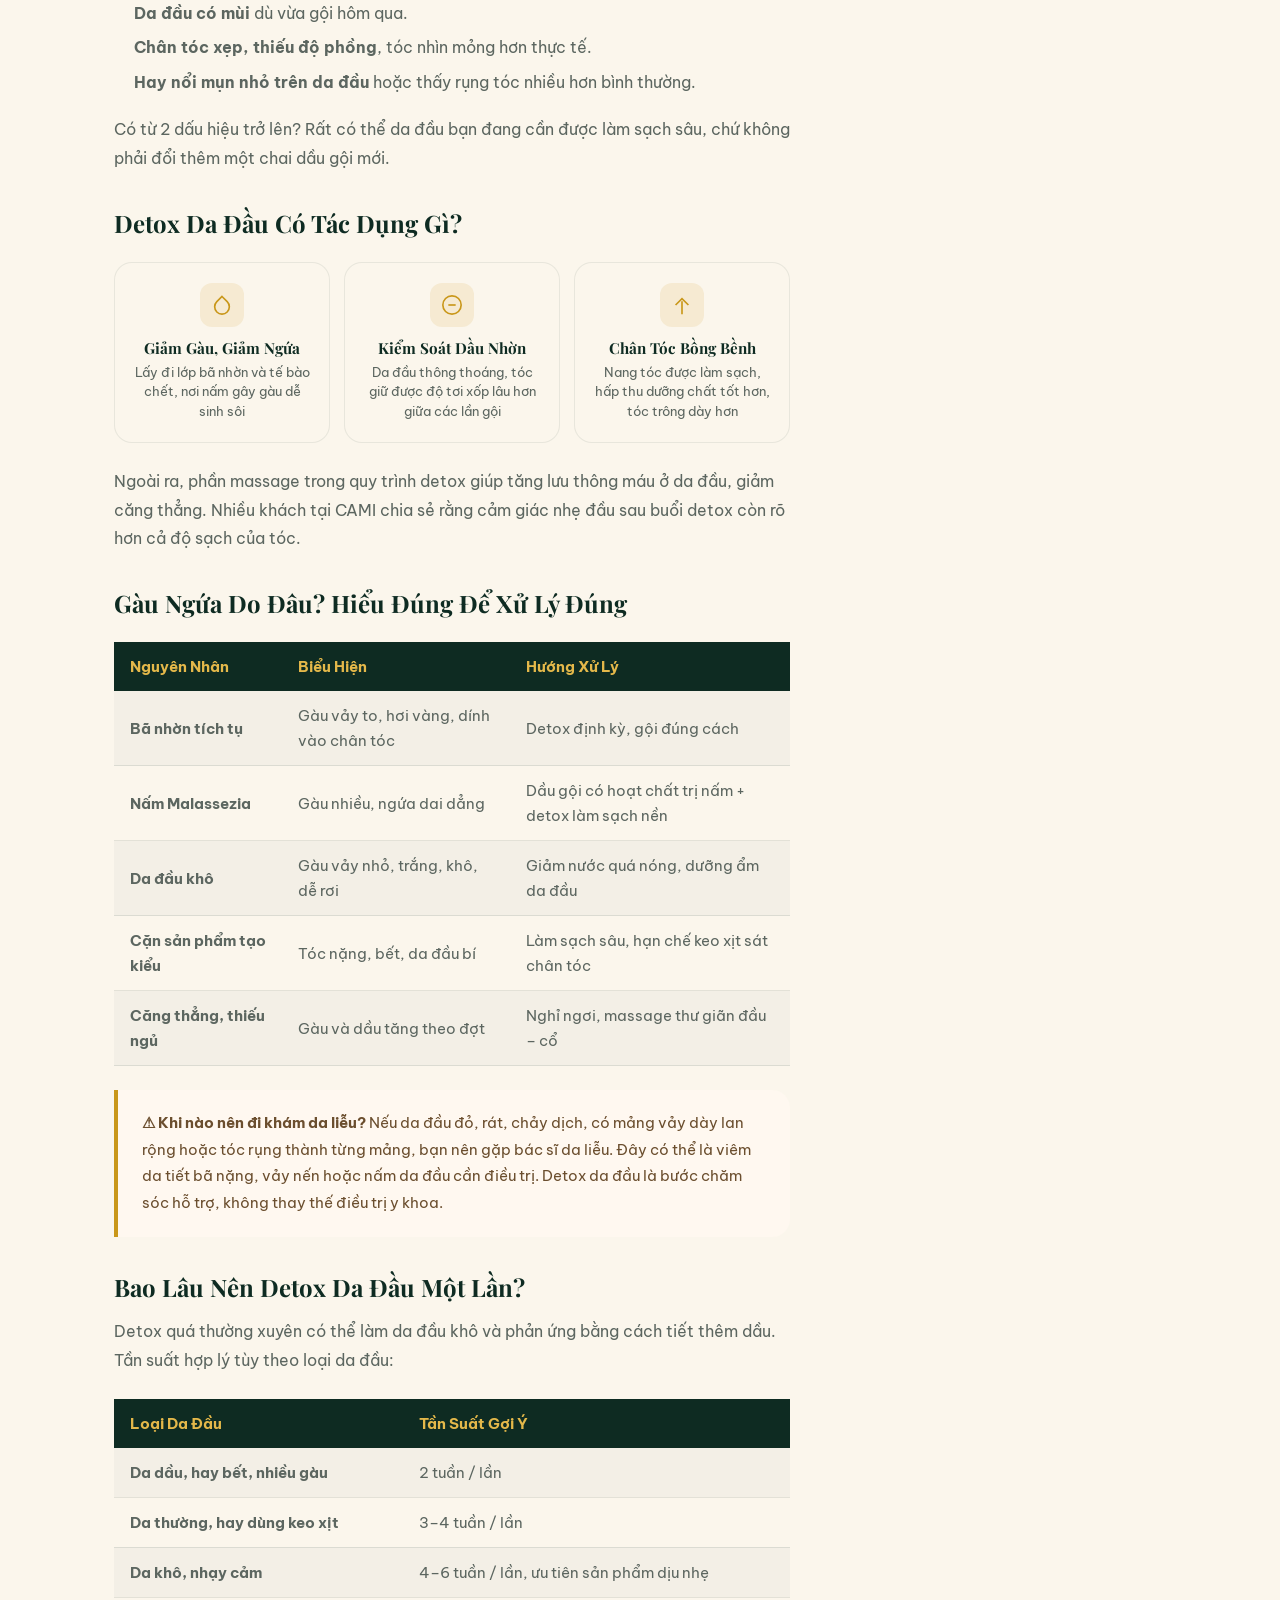
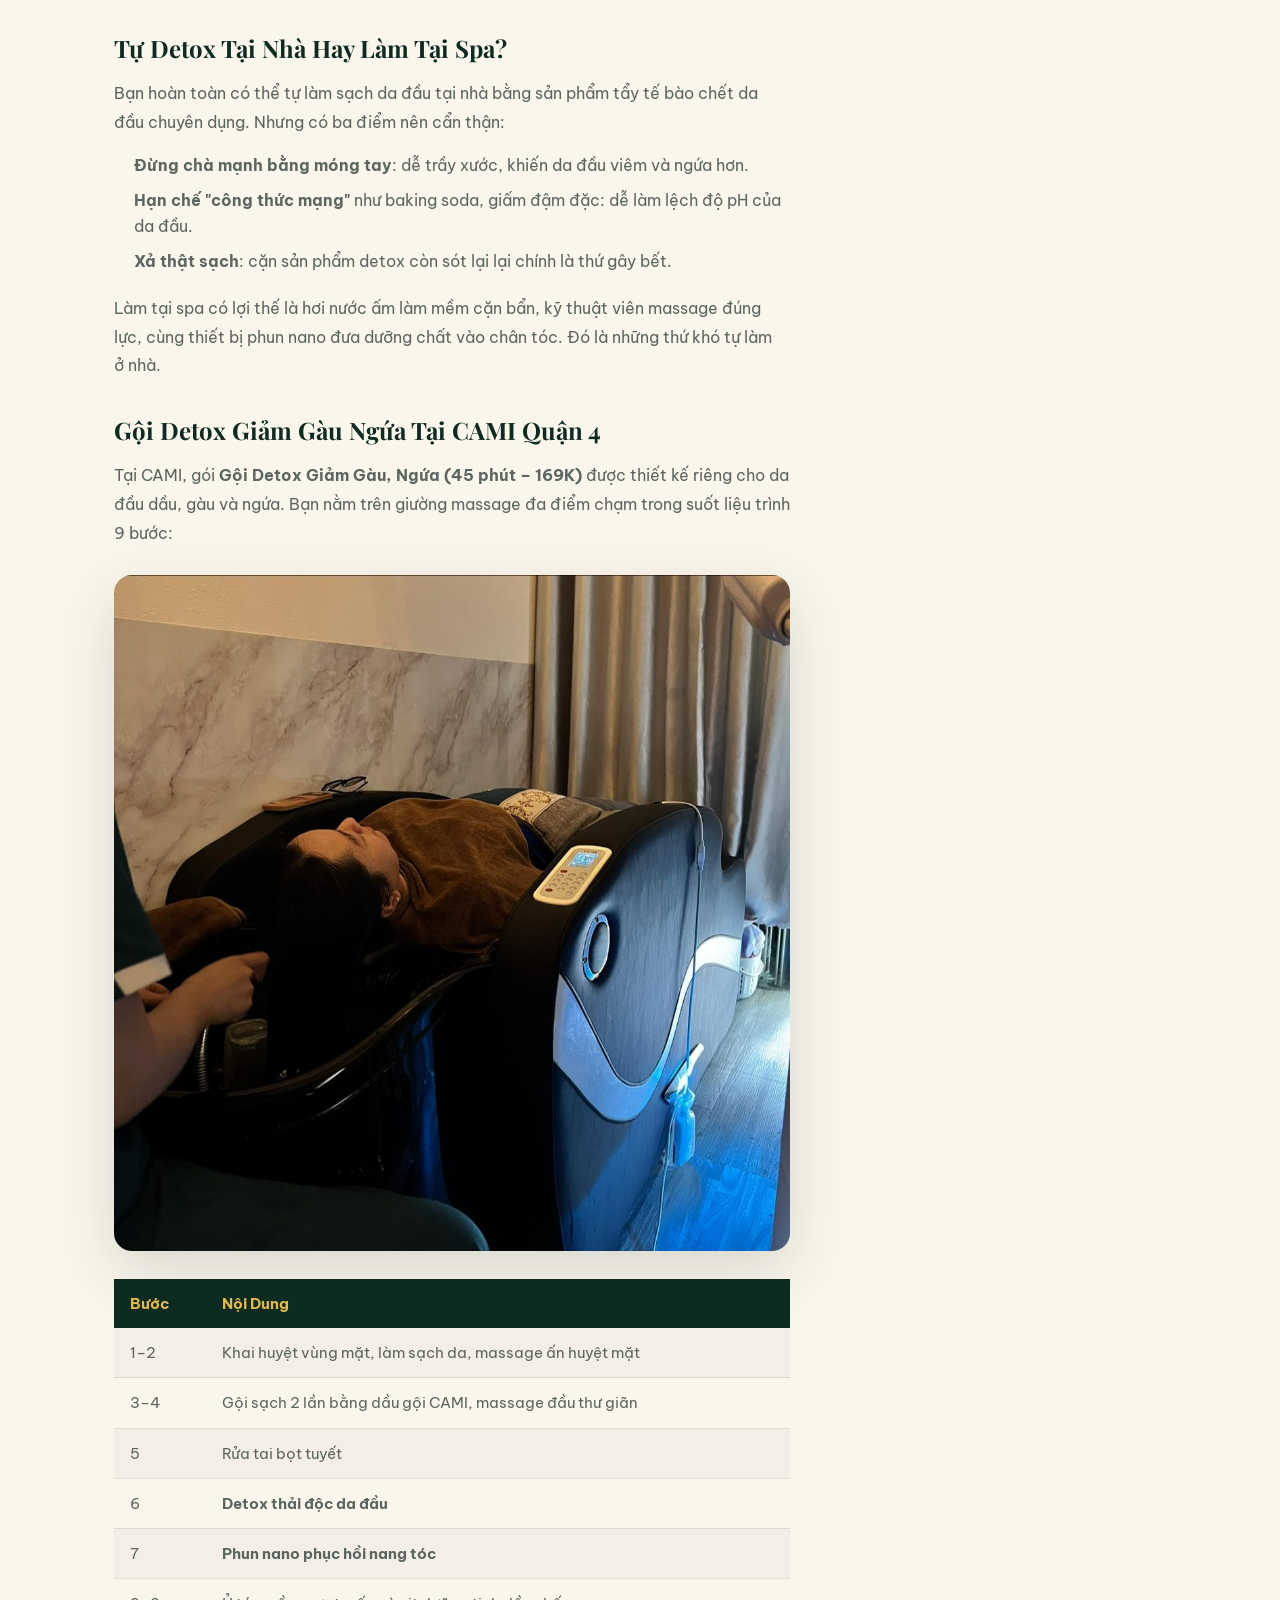
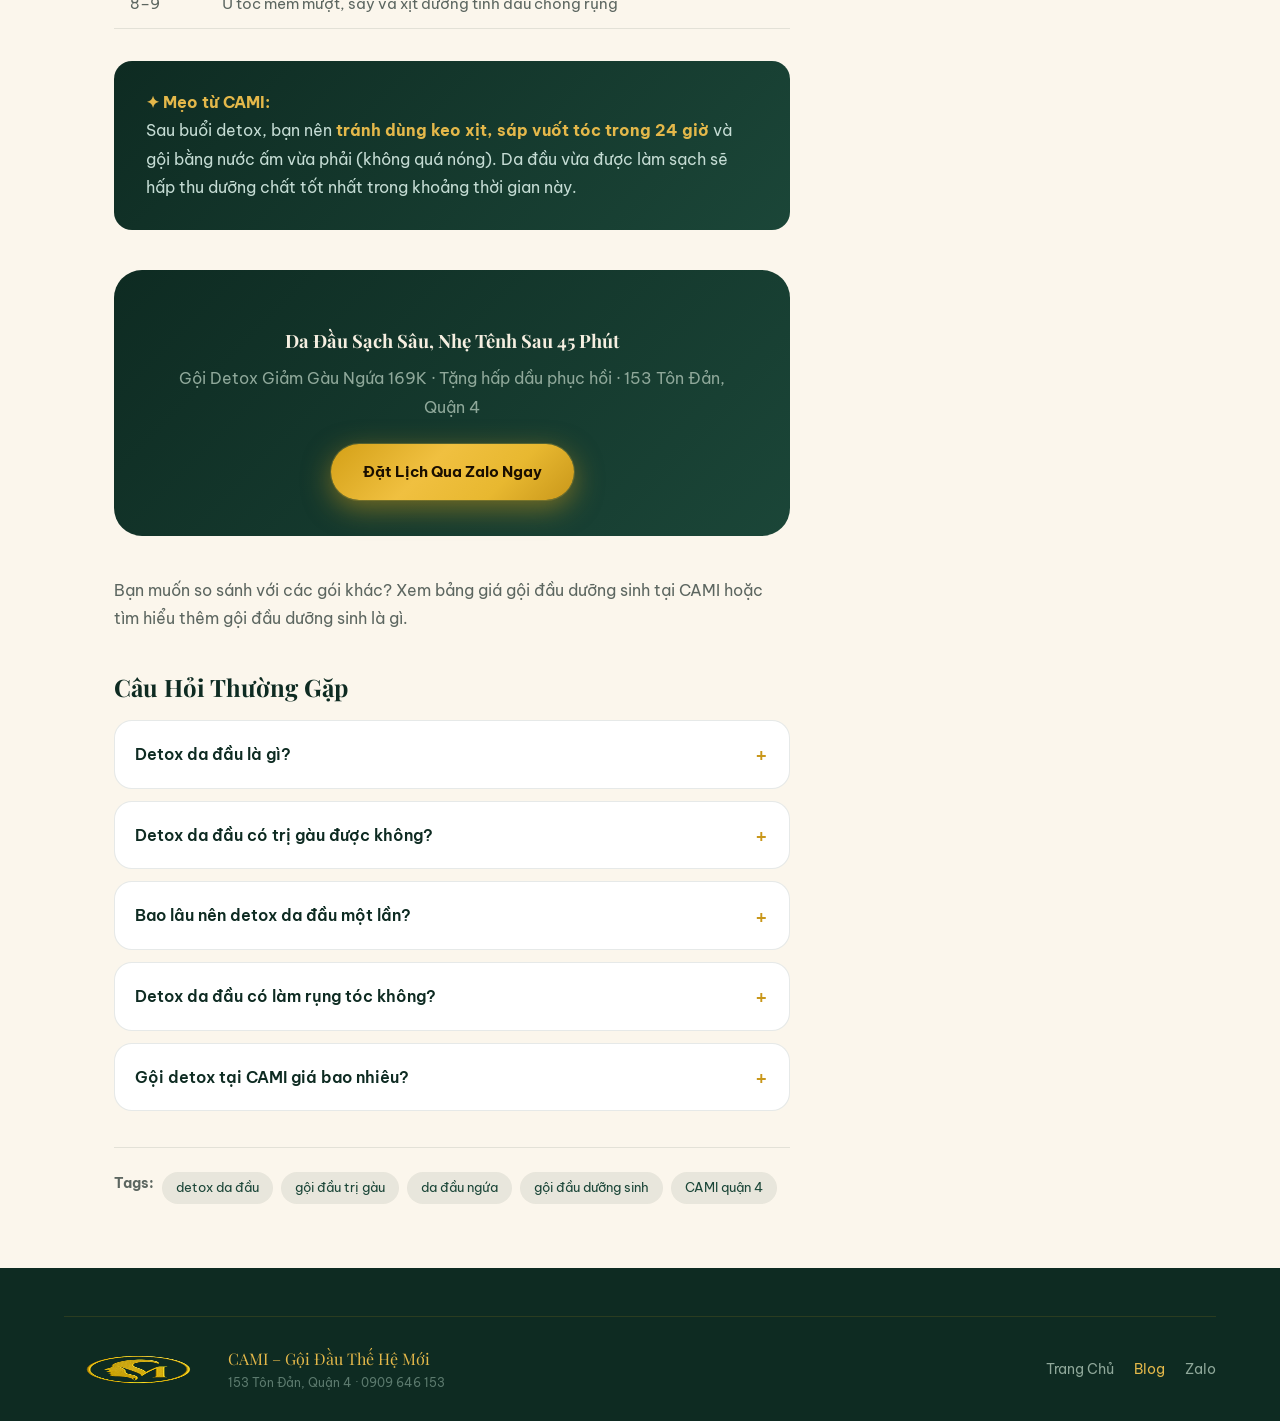
<file: blog/detox-da-dau-la-gi.html>
<!DOCTYPE html>
<html lang="vi">
<head>
<meta charset="UTF-8">
<meta name="viewport" content="width=device-width, initial-scale=1.0">
<title>Detox Da Đầu Là Gì? Hết Gàu Ngứa, Bết Dầu | CAMI</title>
<link rel="icon" type="image/png" sizes="32x32" href="../images/logo.png">
<link rel="apple-touch-icon" href="../images/logo.png">
<link rel="shortcut icon" href="../images/logo.png">
<meta name="description" content="Detox da đầu là gì, có giúp hết gàu, ngứa, bết dầu? 6 dấu hiệu da đầu cần detox, bao lâu nên làm một lần và quy trình Gội Detox 169K tại CAMI Quận 4.">
<meta name="keywords" content="detox da đầu, detox da đầu là gì, gội đầu trị gàu, da đầu ngứa nhiều gàu, tóc bết dầu, thải độc da đầu, gội detox quận 4">
<meta name="robots" content="index, follow, max-image-preview:large">
<meta name="author" content="CAMI – Gội Đầu Thế Hệ Mới">
<link rel="canonical" href="https://goidaucami.com/blog/detox-da-dau-la-gi.html">
<meta property="og:title" content="Gội mỗi ngày vẫn gàu, vẫn ngứa? Có thể da đầu bạn cần detox">
<meta property="og:description" content="Lớp cặn mà dầu gội thường không lấy đi được chính là thủ phạm gây gàu, ngứa, bết dầu. Đây là cách detox da đầu đúng.">
<meta property="og:image" content="https://goidaucami.com/images/detox-da-dau.jpg">
<meta property="og:url" content="https://goidaucami.com/blog/detox-da-dau-la-gi.html">
<meta property="og:type" content="article">
<meta property="og:locale" content="vi_VN">
<meta name="twitter:card" content="summary_large_image">
<meta name="geo.placename" content="Quận 4, TP.HCM">
<meta name="geo.position" content="10.758365;106.706782">
<link rel="preconnect" href="https://fonts.googleapis.com">
<link rel="preconnect" href="https://fonts.gstatic.com" crossorigin>
<link href="https://fonts.googleapis.com/css2?family=Playfair+Display:ital,wght@0,600;0,700;1,600&family=Be+Vietnam+Pro:wght@300;400;500;600;700&display=swap" rel="stylesheet">
<link rel="stylesheet" href="../css/style.css?v=20261004c">
<script type="application/ld+json">
{"@context":"https://schema.org","@type":"Article","headline":"Detox Da Đầu Là Gì? Vì Sao Gội Mỗi Ngày Vẫn Gàu, Ngứa, Bết Dầu","description":"Detox da đầu là gì, có giúp hết gàu, ngứa, bết dầu? 6 dấu hiệu da đầu cần detox, bao lâu nên làm một lần và quy trình Gội Detox 169K tại CAMI Quận 4.","author":{"@type":"Organization","name":"CAMI – Gội Đầu Thế Hệ Mới","url":"https://goidaucami.com"},"publisher":{"@type":"Organization","name":"CAMI","logo":{"@type":"ImageObject","url":"https://goidaucami.com/images/logo.png"}},"datePublished":"2026-10-04","dateModified":"2026-10-04","image":"https://goidaucami.com/images/detox-da-dau.jpg","url":"https://goidaucami.com/blog/detox-da-dau-la-gi.html","mainEntityOfPage":{"@type":"WebPage","@id":"https://goidaucami.com/blog/detox-da-dau-la-gi.html"}}
</script>
<script type="application/ld+json">
{"@context":"https://schema.org","@type":"BreadcrumbList","itemListElement":[{"@type":"ListItem","position":1,"name":"Trang Chủ","item":"https://goidaucami.com/"},{"@type":"ListItem","position":2,"name":"Blog","item":"https://goidaucami.com/blog/"},{"@type":"ListItem","position":3,"name":"Detox Da Đầu Là Gì","item":"https://goidaucami.com/blog/detox-da-dau-la-gi.html"}]}
</script>
<script type="application/ld+json">
{"@context":"https://schema.org","@type":"FAQPage","mainEntity":[{"@type":"Question","name":"Detox da đầu là gì?","acceptedAnswer":{"@type":"Answer","text":"Detox da đầu là quy trình làm sạch sâu, loại bỏ bã nhờn dư thừa, tế bào chết và cặn sản phẩm tạo kiểu bám ở chân tóc mà gội đầu thông thường không xử lý hết, sau đó bổ sung dưỡng chất để phục hồi da đầu và nang tóc."}},{"@type":"Question","name":"Detox da đầu có trị gàu được không?","acceptedAnswer":{"@type":"Answer","text":"Detox da đầu giúp giảm gàu và ngứa rõ rệt khi nguyên nhân là bã nhờn tích tụ hoặc cặn sản phẩm. Nếu gàu do nấm hoặc bệnh da liễu như viêm da tiết bã, vảy nến, bạn nên kết hợp điều trị theo chỉ định của bác sĩ da liễu."}},{"@type":"Question","name":"Bao lâu nên detox da đầu một lần?","acceptedAnswer":{"@type":"Answer","text":"Da dầu, nhiều gàu nên detox khoảng 2 tuần một lần; da thường 3 đến 4 tuần một lần; da khô hoặc nhạy cảm 4 đến 6 tuần một lần. Detox quá dày có thể làm da đầu khô và tiết dầu nhiều hơn."}},{"@type":"Question","name":"Detox da đầu có làm rụng tóc không?","acceptedAnswer":{"@type":"Answer","text":"Không. Những sợi tóc rơi ra khi detox thường là tóc đã rụng sẵn, bị kẹt lại trong lớp bã nhờn. Làm sạch đúng cách giúp nang tóc thông thoáng, hấp thu dưỡng chất tốt hơn."}},{"@type":"Question","name":"Gội detox tại CAMI giá bao nhiêu?","acceptedAnswer":{"@type":"Answer","text":"Gói Gội Detox Giảm Gàu, Ngứa tại CAMI có giá 169K cho 45 phút với 9 bước, tặng hấp dầu phục hồi. CAMI ở 153 Tôn Đản, Quận 4, mở cửa 10:00 đến 21:00 mỗi ngày."}}]}
</script>
<style>
.article-hero { background: var(--green); padding: 130px 0 60px; }
.article-hero-inner { max-width: 780px; margin: 0 auto; text-align: center; }
.article-hero h1 { font-size: clamp(1.8rem,3.5vw,2.8rem); color: var(--cream); margin: 16px 0 20px; line-height: 1.25; }
.article-meta { display: flex; align-items: center; justify-content: center; gap: 20px; font-size: .85rem; color: #8fa89a; flex-wrap: wrap; }
.article-meta span { display: flex; align-items: center; gap: 6px; }
.article-meta svg { width: 14px; height: 14px; stroke: var(--gold); fill: none; stroke-width: 2; }

.article-wrap { display: grid; grid-template-columns: 1fr 320px; gap: 56px; max-width: 1100px; margin: 0 auto; padding: 40px 24px 64px; }
.article-content img { border-radius: var(--radius); margin: 28px 0; box-shadow: var(--shadow); width: 100%; }
.article-content h2 { font-size: 1.5rem; color: var(--green); margin: 36px 0 16px; }
.article-content h3 { font-size: 1.15rem; color: var(--green3); margin: 24px 0 12px; }
.article-content p { color: var(--muted); margin-bottom: 16px; font-size: 1rem; line-height: 1.8; }
.article-content ul { margin: 12px 0 20px 20px; }
.article-content ul li { color: var(--muted); margin-bottom: 8px; font-size: .97rem; line-height: 1.7; }
.article-content ul li::marker { color: var(--gold); }
.article-highlight { background: linear-gradient(135deg, var(--green), var(--green3)); border-radius: var(--radius); padding: 28px 32px; margin: 32px 0; }
.article-highlight p { color: #c5dcd4; margin: 0; }
.article-highlight strong { color: var(--gold2); }
.article-table { width: 100%; border-collapse: collapse; margin: 24px 0; font-size: .92rem; }
.article-table th { background: var(--green); color: var(--gold2); padding: 12px 16px; text-align: left; }
.article-table td { padding: 12px 16px; border-bottom: 1px solid rgba(14,43,34,.1); color: var(--muted); }
.article-table tr:nth-child(even) td { background: rgba(14,43,34,.03); }
.article-cta { background: linear-gradient(135deg, var(--green), var(--green3)); border-radius: var(--radius-lg); padding: 36px; text-align: center; margin: 40px 0; }
.article-cta h3 { color: var(--cream); margin-bottom: 12px; }
.article-cta p { color: #8fa89a; margin-bottom: 22px; }
.article-tags { display: flex; gap: 8px; flex-wrap: wrap; margin-top: 36px; padding-top: 24px; border-top: 1px solid rgba(14,43,34,.1); }
.article-tags a { background: rgba(14,43,34,.08); color: var(--green3); padding: 5px 14px; border-radius: 20px; font-size: .8rem; transition: .3s; }
.article-tags a:hover { background: var(--green); color: var(--cream); }
.article-sidebar .sidebar-widget { background: white; border-radius: var(--radius-lg); padding: 26px; margin-bottom: 24px; box-shadow: 0 4px 20px rgba(14,43,34,.07); }
.article-sidebar .sidebar-widget h3 { font-size: .95rem; color: var(--green); margin-bottom: 16px; padding-bottom: 10px; border-bottom: 2px solid var(--gold); }
.related-posts { display: flex; flex-direction: column; gap: 16px; }
.related-post { display: flex; gap: 12px; align-items: flex-start; }
.related-post img { width: 64px; height: 64px; border-radius: 10px; object-fit: cover; flex-shrink: 0; }
.related-post h4 { font-size: .85rem; color: var(--green); line-height: 1.4; margin-bottom: 4px; }
.related-post span { font-size: .75rem; color: var(--light); }
.benefit-grid { display: grid; grid-template-columns: repeat(3,1fr); gap: 14px; margin: 24px 0; }
.benefit-item { background: var(--cream2); border-radius: var(--radius); padding: 20px 18px; text-align: center; border: 1px solid rgba(14,43,34,.08); }
.benefit-item .bi-icon { width: 44px; height: 44px; margin: 0 auto 12px; background: rgba(201,151,26,.12); border-radius: 12px; display: flex; align-items: center; justify-content: center; color: var(--gold); }
.benefit-item h3 { color: var(--green); font-size: .95rem; margin: 0 0 6px; }
.benefit-item p { color: var(--muted); font-size: .82rem; line-height: 1.5; margin: 0; }
.warn-box { background: #fff8f0; border-left: 4px solid var(--gold); border-radius: 0 var(--radius) var(--radius) 0; padding: 20px 24px; margin: 24px 0; }
.warn-box p { color: #6b4e2e; margin: 0; font-size: .95rem; line-height: 1.75; }
@media(max-width:768px) { .article-wrap { grid-template-columns: 1fr; padding: 24px 18px 40px; } }
@media(max-width:560px) { .benefit-grid { grid-template-columns: 1fr; } }
@media(max-width:560px) { .article-table th, .article-table td { padding: 10px 8px; font-size: .84rem; } }
</style>
</head>
<body>

<header class="nav scrolled">
  <div class="nav-bar">
    <a href="../" class="brand">
      <img src="../images/logo.png" alt="CAMI Logo" class="brand-logo" style="height:42px" width="150" height="150">
      <div class="brand-text"><strong>CAMI</strong><small>Gội Đầu Thế Hệ Mới</small></div>
    </a>
    <nav>
      <ul class="nav-links">
        <li><a href="../#services">Dịch Vụ</a></li>
        <li><a href="../#offers">Ưu Đãi</a></li>
        <li><a href="./" style="color:var(--gold2)">Blog</a></li>
        <li><a href="https://zalo.me/0909646153" target="_blank" rel="noopener" class="nav-cta">Đặt Lịch Ngay</a></li>
      </ul>
    </nav>
    <button class="burger" aria-label="Mở menu"><span></span><span></span><span></span></button>
  </div>
</header>
<div class="mobile-menu">
  <button class="mobile-close" aria-label="Đóng menu">×</button>
  <a href="../">Trang Chủ</a>
  <a href="../#services">Dịch Vụ</a>
  <a href="./">Blog</a>
  <a href="https://zalo.me/0909646153" target="_blank" rel="noopener" class="btn btn-gold" style="margin-top:12px">Đặt Lịch</a>
</div>

<div class="article-hero">
  <div class="wrap">
    <div class="article-hero-inner">
      <span class="eyebrow">Chăm Sóc Tóc</span>
      <h1>Detox Da Đầu Là Gì? Vì Sao Gội Mỗi Ngày Vẫn Gàu, Ngứa, Bết Dầu</h1>
      <div class="article-meta">
        <span><svg viewBox="0 0 24 24"><rect x="3" y="4" width="18" height="18" rx="2"/><line x1="16" y1="2" x2="16" y2="6"/><line x1="8" y1="2" x2="8" y2="6"/><line x1="3" y1="10" x2="21" y2="10"/></svg>4 tháng 10, 2026</span>
        <span><svg viewBox="0 0 24 24"><circle cx="12" cy="12" r="10"/><polyline points="12 6 12 12 16 14"/></svg>6 phút đọc</span>
        <span><svg viewBox="0 0 24 24"><path d="M17 21v-2a4 4 0 00-4-4H5a4 4 0 00-4 4v2"/><circle cx="9" cy="7" r="4"/></svg>CAMI Team</span>
      </div>
    </div>
  </div>
</div>

<nav class="breadcrumb" aria-label="Breadcrumb">
  <a href="../">Trang Chủ</a> <span class="sep">›</span>
  <a href="./">Blog</a> <span class="sep">›</span>
  <span aria-current="page">Detox Da Đầu Là Gì</span>
</nav>

<div class="article-wrap">
  <article class="article-content">

    <p><strong>Gội đầu mỗi ngày mà chiều đã bết, vẫn gàu, vẫn ngứa?</strong> Vấn đề nhiều khi không nằm ở chuyện bạn gội ít, mà ở lớp cặn mà dầu gội thông thường không lấy đi được: bã nhờn tích tụ, tế bào chết, silicone từ dầu xả, keo xịt và bụi mịn ngoài đường.</p>
    <p>Lớp cặn đó bám quanh chân tóc như một "lớp màng", khiến da đầu bí, dễ ngứa và là môi trường lý tưởng cho nấm gây gàu phát triển. Đó là lúc da đầu cần được <strong>detox</strong>.</p>

    <img src="../images/detox-da-dau.jpg" alt="Detox da đầu bằng hơi nước ấm giúp làm sạch sâu bã nhờn và gàu" loading="lazy" width="1200" height="686">

    <h2>Detox Da Đầu Là Gì?</h2>
    <p><strong>Detox da đầu</strong> (thải độc da đầu) là quy trình làm sạch sâu, loại bỏ bã nhờn dư thừa, tế bào chết và cặn sản phẩm tạo kiểu bám ở chân tóc mà gội thường không xử lý hết. Một liệu trình detox chuẩn thường gồm ba lớp việc:</p>
    <ul>
      <li><strong>Làm mềm và mở lỗ chân lông</strong> bằng hơi ấm hoặc khăn nóng, giúp cặn bẩn dễ bong ra.</li>
      <li><strong>Tẩy tế bào chết da đầu</strong> bằng sản phẩm chuyên dụng và lực massage vừa phải.</li>
      <li><strong>Cân bằng và phục hồi</strong>: bổ sung dưỡng chất cho nang tóc sau khi da đầu đã "thông thoáng".</li>
    </ul>
    <p>Nói đơn giản: gội đầu là quét nhà, còn detox da đầu là tổng vệ sinh định kỳ.</p>

    <h2>6 Dấu Hiệu Da Đầu Đang "Quá Tải", Cần Detox</h2>
    <ul>
      <li><strong>Gội sáng, chiều đã bết</strong>: tuyến dầu tiết bù vì da đầu bị bí.</li>
      <li><strong>Gàu quay lại</strong> dù đã đổi nhiều loại dầu gội trị gàu.</li>
      <li><strong>Ngứa sau 1–2 ngày gội</strong>, càng gãi càng ngứa.</li>
      <li><strong>Da đầu có mùi</strong> dù vừa gội hôm qua.</li>
      <li><strong>Chân tóc xẹp, thiếu độ phồng</strong>, tóc nhìn mỏng hơn thực tế.</li>
      <li><strong>Hay nổi mụn nhỏ trên da đầu</strong> hoặc thấy rụng tóc nhiều hơn bình thường.</li>
    </ul>
    <p>Có từ 2 dấu hiệu trở lên? Rất có thể da đầu bạn đang cần được làm sạch sâu, chứ không phải đổi thêm một chai dầu gội mới.</p>

    <h2>Detox Da Đầu Có Tác Dụng Gì?</h2>
    <div class="benefit-grid">
      <div class="benefit-item">
        <div class="bi-icon"><svg width="22" height="22" viewBox="0 0 24 24" fill="none" stroke="currentColor" stroke-width="1.8"><path d="M12 2.69l5.66 5.66a8 8 0 11-11.31 0z"/></svg></div>
        <h3>Giảm Gàu, Giảm Ngứa</h3>
        <p>Lấy đi lớp bã nhờn và tế bào chết, nơi nấm gây gàu dễ sinh sôi</p>
      </div>
      <div class="benefit-item">
        <div class="bi-icon"><svg width="22" height="22" viewBox="0 0 24 24" fill="none" stroke="currentColor" stroke-width="1.8"><circle cx="12" cy="12" r="10"/><path d="M8 12h8"/></svg></div>
        <h3>Kiểm Soát Dầu Nhờn</h3>
        <p>Da đầu thông thoáng, tóc giữ được độ tơi xốp lâu hơn giữa các lần gội</p>
      </div>
      <div class="benefit-item">
        <div class="bi-icon"><svg width="22" height="22" viewBox="0 0 24 24" fill="none" stroke="currentColor" stroke-width="1.8"><path d="M12 22V8"/><path d="M5 12l7-7 7 7"/></svg></div>
        <h3>Chân Tóc Bồng Bềnh</h3>
        <p>Nang tóc được làm sạch, hấp thu dưỡng chất tốt hơn, tóc trông dày hơn</p>
      </div>
    </div>
    <p>Ngoài ra, phần massage trong quy trình detox giúp tăng lưu thông máu ở da đầu, giảm căng thẳng. Nhiều khách tại CAMI chia sẻ rằng cảm giác nhẹ đầu sau buổi detox còn rõ hơn cả độ sạch của tóc.</p>

    <h2>Gàu Ngứa Do Đâu? Hiểu Đúng Để Xử Lý Đúng</h2>
    <table class="article-table">
      <tr><th>Nguyên Nhân</th><th>Biểu Hiện</th><th>Hướng Xử Lý</th></tr>
      <tr><td><strong>Bã nhờn tích tụ</strong></td><td>Gàu vảy to, hơi vàng, dính vào chân tóc</td><td>Detox định kỳ, gội đúng cách</td></tr>
      <tr><td><strong>Nấm Malassezia</strong></td><td>Gàu nhiều, ngứa dai dẳng</td><td>Dầu gội có hoạt chất trị nấm + detox làm sạch nền</td></tr>
      <tr><td><strong>Da đầu khô</strong></td><td>Gàu vảy nhỏ, trắng, khô, dễ rơi</td><td>Giảm nước quá nóng, dưỡng ẩm da đầu</td></tr>
      <tr><td><strong>Cặn sản phẩm tạo kiểu</strong></td><td>Tóc nặng, bết, da đầu bí</td><td>Làm sạch sâu, hạn chế keo xịt sát chân tóc</td></tr>
      <tr><td><strong>Căng thẳng, thiếu ngủ</strong></td><td>Gàu và dầu tăng theo đợt</td><td>Nghỉ ngơi, massage thư giãn đầu – cổ</td></tr>
    </table>

    <div class="warn-box">
      <p><strong>⚠ Khi nào nên đi khám da liễu?</strong> Nếu da đầu đỏ, rát, chảy dịch, có mảng vảy dày lan rộng hoặc tóc rụng thành từng mảng, bạn nên gặp bác sĩ da liễu. Đây có thể là viêm da tiết bã nặng, vảy nến hoặc nấm da đầu cần điều trị. Detox da đầu là bước chăm sóc hỗ trợ, không thay thế điều trị y khoa.</p>
    </div>

    <h2>Bao Lâu Nên Detox Da Đầu Một Lần?</h2>
    <p>Detox quá thường xuyên có thể làm da đầu khô và phản ứng bằng cách tiết thêm dầu. Tần suất hợp lý tùy theo loại da đầu:</p>
    <table class="article-table">
      <tr><th>Loại Da Đầu</th><th>Tần Suất Gợi Ý</th></tr>
      <tr><td><strong>Da dầu, hay bết, nhiều gàu</strong></td><td>2 tuần / lần</td></tr>
      <tr><td><strong>Da thường, hay dùng keo xịt</strong></td><td>3–4 tuần / lần</td></tr>
      <tr><td><strong>Da khô, nhạy cảm</strong></td><td>4–6 tuần / lần, ưu tiên sản phẩm dịu nhẹ</td></tr>
    </table>

    <h2>Tự Detox Tại Nhà Hay Làm Tại Spa?</h2>
    <p>Bạn hoàn toàn có thể tự làm sạch da đầu tại nhà bằng sản phẩm tẩy tế bào chết da đầu chuyên dụng. Nhưng có ba điểm nên cẩn thận:</p>
    <ul>
      <li><strong>Đừng chà mạnh bằng móng tay</strong>: dễ trầy xước, khiến da đầu viêm và ngứa hơn.</li>
      <li><strong>Hạn chế "công thức mạng"</strong> như baking soda, giấm đậm đặc: dễ làm lệch độ pH của da đầu.</li>
      <li><strong>Xả thật sạch</strong>: cặn sản phẩm detox còn sót lại lại chính là thứ gây bết.</li>
    </ul>
    <p>Làm tại spa có lợi thế là hơi nước ấm làm mềm cặn bẩn, kỹ thuật viên massage đúng lực, cùng thiết bị phun nano đưa dưỡng chất vào chân tóc. Đó là những thứ khó tự làm ở nhà.</p>

    <h2>Gội Detox Giảm Gàu Ngứa Tại CAMI Quận 4</h2>
    <p>Tại CAMI, gói <strong>Gội Detox Giảm Gàu, Ngứa (45 phút – 169K)</strong> được thiết kế riêng cho da đầu dầu, gàu và ngứa. Bạn nằm trên giường massage đa điểm chạm trong suốt liệu trình 9 bước:</p>
    <img src="../images/goi-detox-tai-cami.jpg" alt="Khách thư giãn trên giường gội massage đa điểm chạm tại CAMI Quận 4" loading="lazy" width="1000" height="1000">
    <table class="article-table">
      <tr><th>Bước</th><th>Nội Dung</th></tr>
      <tr><td>1–2</td><td>Khai huyệt vùng mặt, làm sạch da, massage ấn huyệt mặt</td></tr>
      <tr><td>3–4</td><td>Gội sạch 2 lần bằng dầu gội CAMI, massage đầu thư giãn</td></tr>
      <tr><td>5</td><td>Rửa tai bọt tuyết</td></tr>
      <tr><td>6</td><td><strong>Detox thải độc da đầu</strong></td></tr>
      <tr><td>7</td><td><strong>Phun nano phục hồi nang tóc</strong></td></tr>
      <tr><td>8–9</td><td>Ủ tóc mềm mượt, sấy và xịt dưỡng tinh dầu chống rụng</td></tr>
    </table>

    <div class="article-highlight">
      <strong>✦ Mẹo từ CAMI:</strong>
      <p>Sau buổi detox, bạn nên <strong>tránh dùng keo xịt, sáp vuốt tóc trong 24 giờ</strong> và gội bằng nước ấm vừa phải (không quá nóng). Da đầu vừa được làm sạch sẽ hấp thu dưỡng chất tốt nhất trong khoảng thời gian này.</p>
    </div>

    <div class="article-cta">
      <h3>Da Đầu Sạch Sâu, Nhẹ Tênh Sau 45 Phút</h3>
      <p>Gội Detox Giảm Gàu Ngứa 169K · Tặng hấp dầu phục hồi · 153 Tôn Đản, Quận 4</p>
      <a href="https://zalo.me/0909646153" target="_blank" rel="noopener" class="btn btn-gold">Đặt Lịch Qua Zalo Ngay</a>
    </div>
    <p>Bạn muốn so sánh với các gói khác? Xem <a href="goi-dau-duong-sinh-gia-bao-nhieu.html">bảng giá gội đầu dưỡng sinh tại CAMI</a> hoặc tìm hiểu thêm <a href="goi-dau-duong-sinh-la-gi.html">gội đầu dưỡng sinh là gì</a>.</p>

    <section class="faq-section">
      <h2>Câu Hỏi Thường Gặp</h2>
      <div class="faq-list">
        <details class="faq-item">
          <summary>Detox da đầu là gì?</summary>
          <p>Detox da đầu là quy trình làm sạch sâu, loại bỏ bã nhờn dư thừa, tế bào chết và cặn sản phẩm tạo kiểu bám ở chân tóc mà gội đầu thông thường không xử lý hết, sau đó bổ sung dưỡng chất để phục hồi da đầu và nang tóc.</p>
        </details>
        <details class="faq-item">
          <summary>Detox da đầu có trị gàu được không?</summary>
          <p>Detox da đầu giúp giảm gàu và ngứa rõ rệt khi nguyên nhân là bã nhờn tích tụ hoặc cặn sản phẩm. Nếu gàu do nấm hoặc bệnh da liễu như viêm da tiết bã, vảy nến, bạn nên kết hợp điều trị theo chỉ định của bác sĩ da liễu.</p>
        </details>
        <details class="faq-item">
          <summary>Bao lâu nên detox da đầu một lần?</summary>
          <p>Da dầu, nhiều gàu nên detox khoảng 2 tuần một lần; da thường 3 đến 4 tuần một lần; da khô hoặc nhạy cảm 4 đến 6 tuần một lần. Detox quá dày có thể làm da đầu khô và tiết dầu nhiều hơn.</p>
        </details>
        <details class="faq-item">
          <summary>Detox da đầu có làm rụng tóc không?</summary>
          <p>Không. Những sợi tóc rơi ra khi detox thường là tóc đã rụng sẵn, bị kẹt lại trong lớp bã nhờn. Làm sạch đúng cách giúp nang tóc thông thoáng, hấp thu dưỡng chất tốt hơn.</p>
        </details>
        <details class="faq-item">
          <summary>Gội detox tại CAMI giá bao nhiêu?</summary>
          <p>Gói Gội Detox Giảm Gàu, Ngứa tại CAMI có giá 169K cho 45 phút với 9 bước, tặng hấp dầu phục hồi. CAMI ở 153 Tôn Đản, Quận 4, mở cửa 10:00 đến 21:00 mỗi ngày.</p>
        </details>
      </div>
    </section>

    <div class="article-tags">
      <strong style="color:var(--muted); font-size:.85rem;">Tags:</strong>
      <a href="detox-da-dau-la-gi.html">detox da đầu</a>
      <a href="detox-da-dau-la-gi.html">gội đầu trị gàu</a>
      <a href="detox-da-dau-la-gi.html">da đầu ngứa</a>
      <a href="goi-dau-duong-sinh-la-gi.html">gội đầu dưỡng sinh</a>
      <a href="../">CAMI quận 4</a>
    </div>
  </article>

  <aside class="article-sidebar">
    <div class="sidebar-widget" style="background:linear-gradient(135deg,var(--green),var(--green3)); text-align:center;">
      <h3 style="color:var(--cream); border-color:rgba(201,151,26,.4);">Đặt Lịch Ngay</h3>
      <p style="color:#8fa89a; font-size:.88rem; margin-bottom:18px;">Tư vấn miễn phí, giữ chỗ ưu tiên</p>
      <a href="https://zalo.me/0909646153" target="_blank" rel="noopener" class="btn btn-gold" style="width:100%; justify-content:center;">Zalo 0909 646 153</a>
      <a href="tel:0909646153" class="btn btn-ghost" style="width:100%; justify-content:center; margin-top:10px;">Gọi Ngay</a>
      <p style="color:#5c7a6e; font-size:.78rem; margin-top:14px;">153 Tôn Đản, Quận 4<br>10:00 – 21:00, mọi ngày</p>
    </div>

    <div class="sidebar-widget">
      <h3>Bảng Giá Dịch Vụ</h3>
      <div style="display:flex; flex-direction:column; gap:10px;">
        <div style="display:flex; justify-content:space-between; font-size:.88rem;"><span style="color:var(--muted);">Gội Sạch Thơm</span><strong style="color:var(--gold);">89K</strong></div>
        <div style="display:flex; justify-content:space-between; font-size:.88rem;"><span style="color:var(--muted);">Gội Shiatsu Chuyên Sâu</span><strong style="color:var(--gold);">149K</strong></div>
        <div style="display:flex; justify-content:space-between; font-size:.88rem;"><span style="color:var(--muted);">Gội Detox Giảm Gàu Ngứa</span><strong style="color:var(--gold);">169K</strong></div>
        <div style="display:flex; justify-content:space-between; font-size:.88rem;"><span style="color:var(--muted);">CAMI Relax VIP</span><strong style="color:var(--gold);">239K</strong></div>
      </div>
      <a href="goi-dau-duong-sinh-gia-bao-nhieu.html" style="display:block; margin-top:14px; font-size:.82rem; color:var(--green3); font-weight:600;">Xem bảng giá đầy đủ →</a>
    </div>

    <div class="sidebar-widget">
      <h3>Bài Viết Liên Quan</h3>
      <div class="related-posts">
        <div class="related-post">
          <img src="../images/cach-goi-dau-dung-cach.jpg" alt="Cách gội đầu đúng cách" loading="lazy" width="720" height="480">
          <div><h4><a href="cach-goi-dau-dung-cach.html">Cách Gội Đầu Đúng Cách: 7 Sai Lầm</a></h4><span>04/10/2026</span></div>
        </div>
        <div class="related-post">
          <img src="../images/cac-buoc-goi-dau-cami.jpg" alt="Bảng giá gội đầu dưỡng sinh" loading="lazy" width="1600" height="900">
          <div><h4><a href="goi-dau-duong-sinh-gia-bao-nhieu.html">Gội Đầu Dưỡng Sinh Giá Bao Nhiêu?</a></h4><span>04/10/2026</span></div>
        </div>
        <div class="related-post">
          <img src="../images/svc-detox-new.png" alt="Head spa TPHCM" loading="lazy" width="609" height="292">
          <div><h4><a href="head-spa-tphcm.html">Head Spa TPHCM – Xu Hướng 2025</a></h4><span>01/07/2026</span></div>
        </div>
      </div>
    </div>
  </aside>
</div>

<footer class="footer" style="padding:48px 0 28px;">
  <div class="wrap">
    <div style="display:flex; justify-content:space-between; align-items:center; flex-wrap:wrap; gap:20px; border-top:1px solid rgba(201,151,26,.15); padding-top:28px;">
      <div style="display:flex; align-items:center; gap:14px;">
        <img src="../images/logo.png" alt="CAMI" style="height:40px;" width="150" height="150">
        <div>
          <div style="font-family:'Playfair Display',serif; color:var(--gold2);">CAMI – Gội Đầu Thế Hệ Mới</div>
          <div style="font-size:.78rem; color:#5c7a6e;">153 Tôn Đản, Quận 4 · 0909 646 153</div>
        </div>
      </div>
      <div style="display:flex; gap:20px;">
        <a href="../" style="font-size:.85rem; color:#8fa89a;">Trang Chủ</a>
        <a href="./" style="font-size:.85rem; color:var(--gold2);">Blog</a>
        <a href="https://zalo.me/0909646153" target="_blank" rel="noopener" style="font-size:.85rem; color:#8fa89a;">Zalo</a>
      </div>
    </div>
  </div>
</footer>

<script src="../js/main.js"></script>
</body>
</html>
</file>
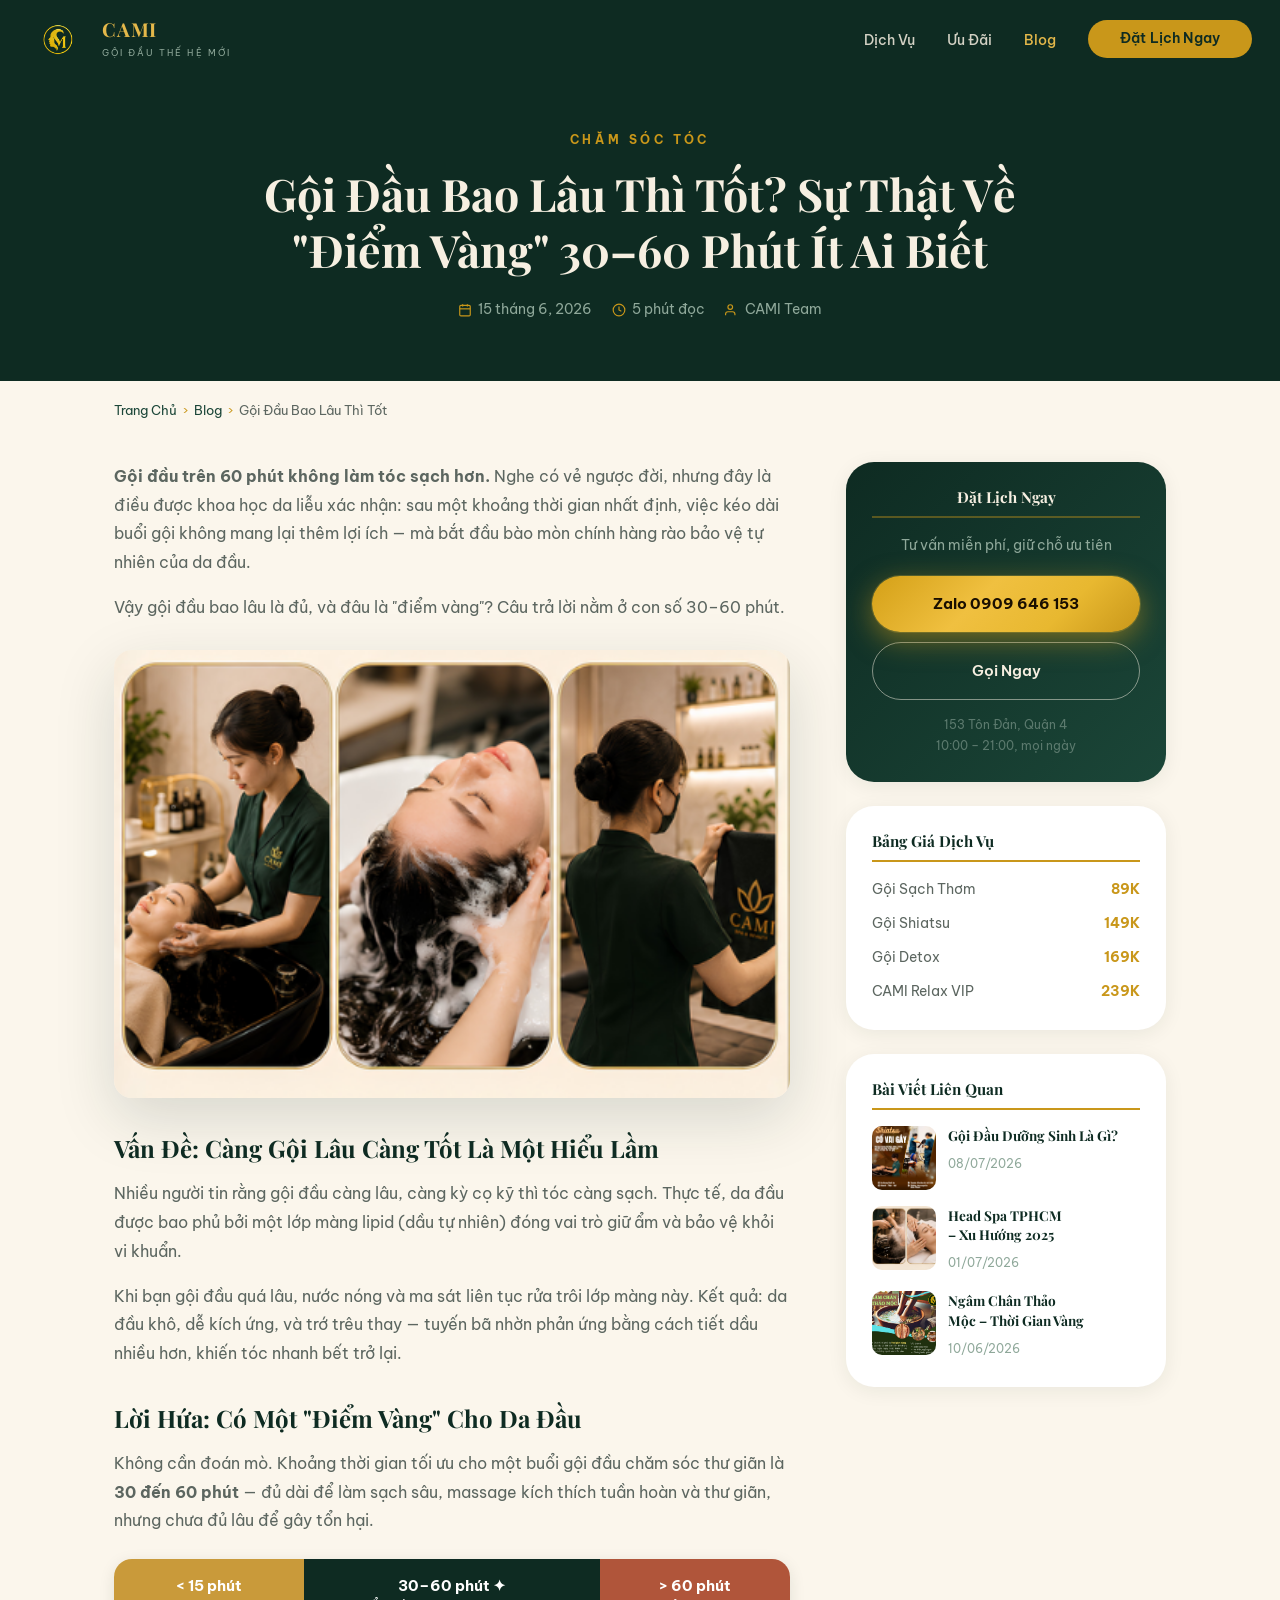
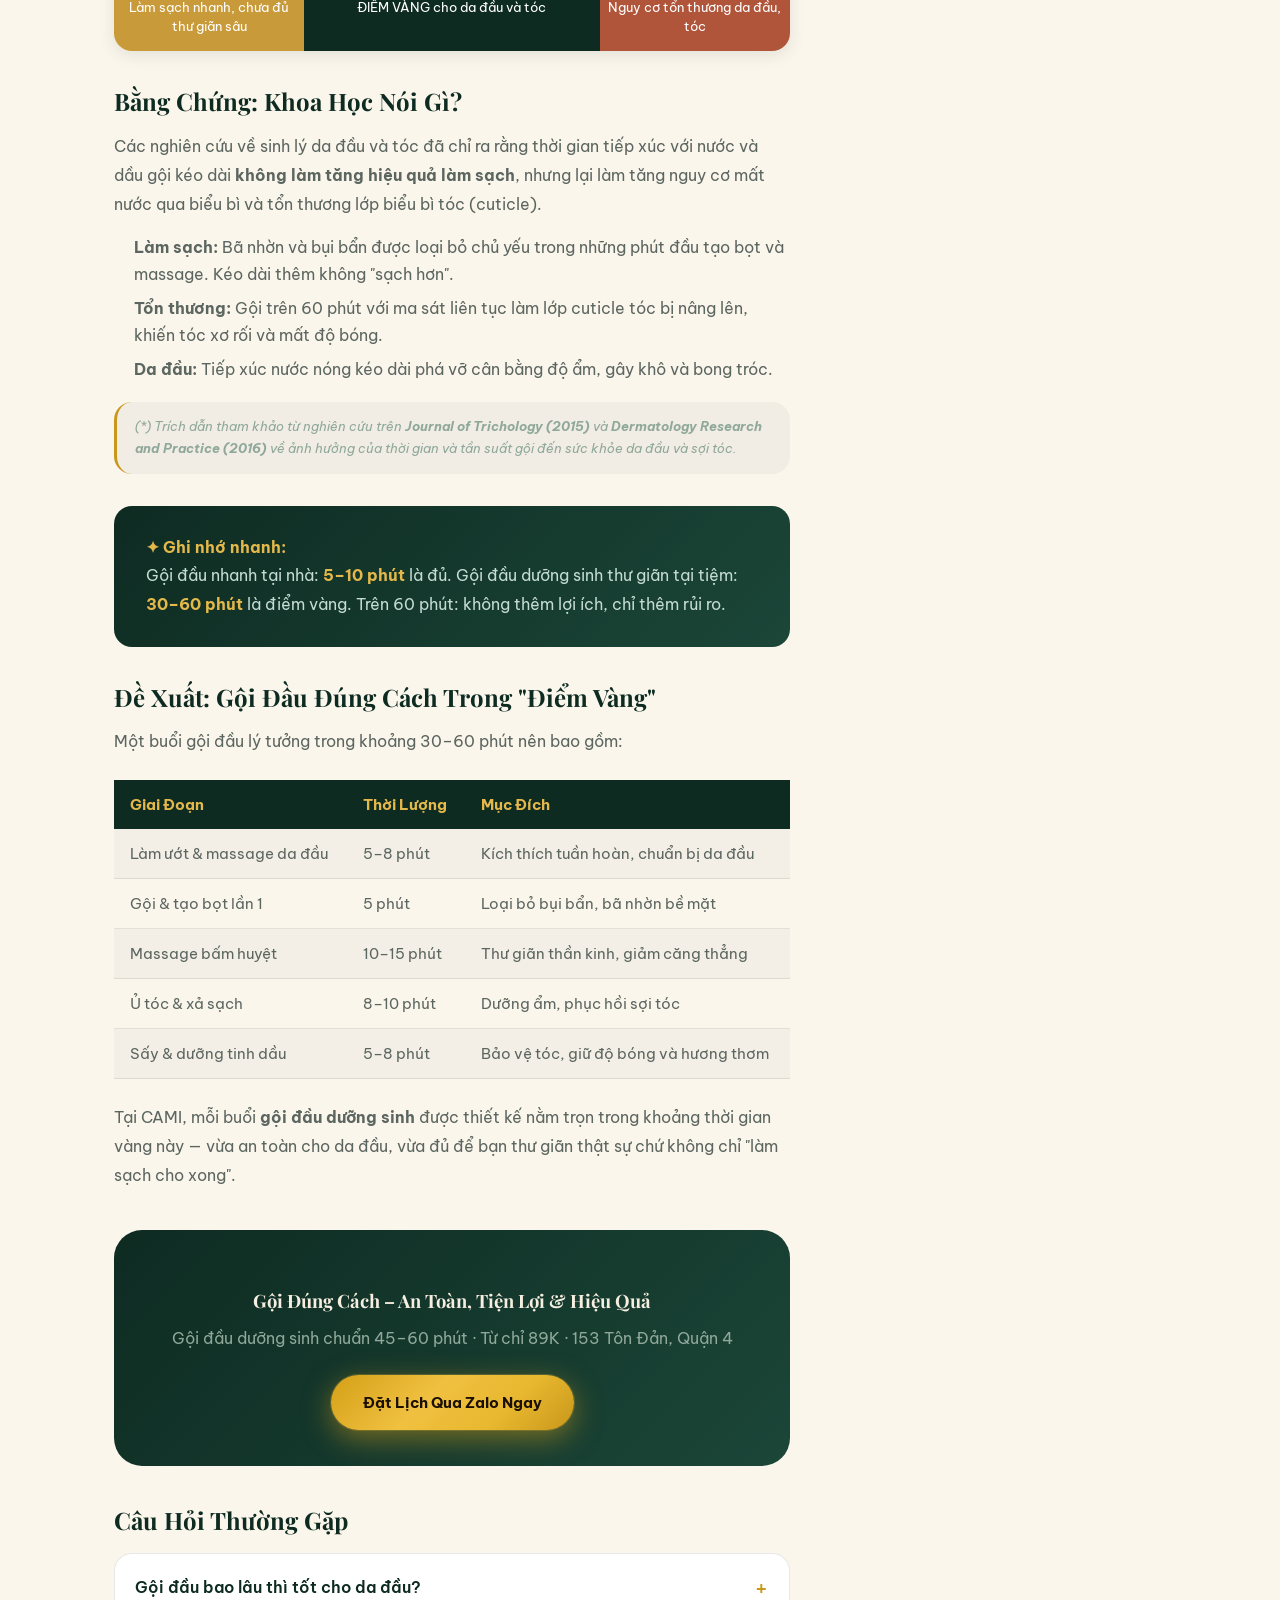
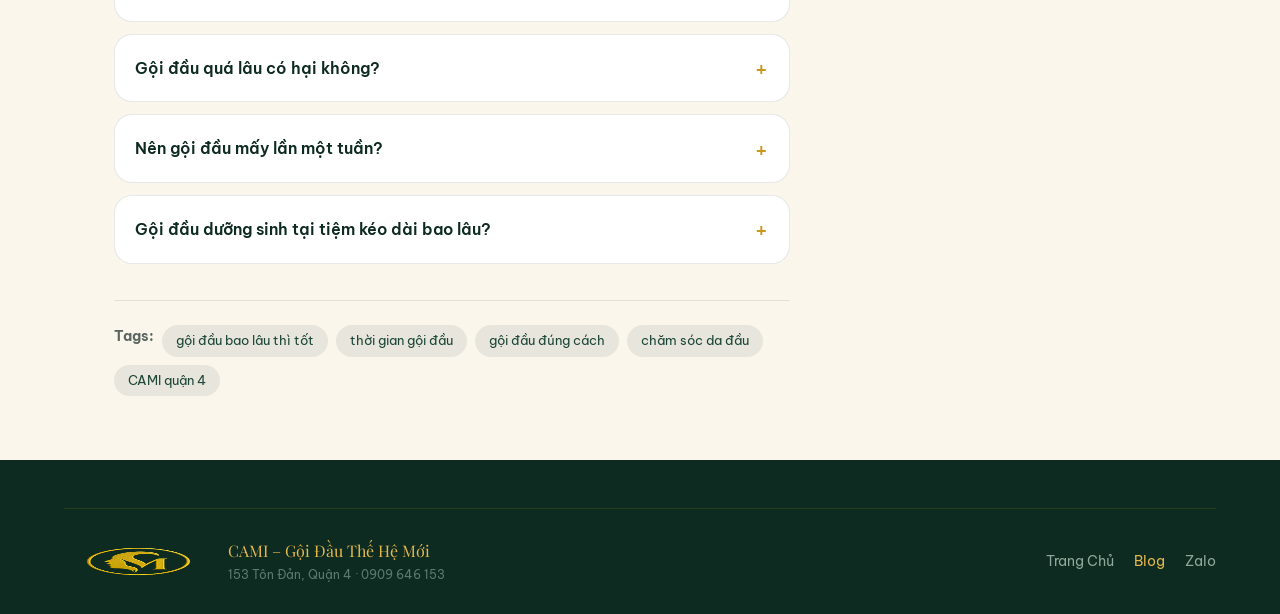
<file: blog/goi-dau-bao-lau-thi-tot.html>
<!DOCTYPE html>
<html lang="vi">
<head>
<meta charset="UTF-8">
<meta name="viewport" content="width=device-width, initial-scale=1.0">
<title>Gội Đầu Bao Lâu Thì Tốt? "Điểm Vàng" 30-60 Phút | CAMI</title>
<link rel="icon" type="image/png" sizes="32x32" href="../images/logo.png">
<link rel="apple-touch-icon" href="../images/logo.png">
<link rel="shortcut icon" href="../images/logo.png">
<meta name="description" content="Gội đầu bao lâu thì tốt cho da đầu và tóc? Trên 60 phút có thể gây tổn thương, 30 đến 60 phút là điểm vàng. Tìm hiểu tại CAMI Quận 4.">
<meta name="keywords" content="gội đầu bao lâu thì tốt, thời gian gội đầu, gội đầu bao lâu là đủ, gội đầu đúng cách, chăm sóc da đầu, gội đầu dưỡng sinh">
<meta name="robots" content="index, follow, max-image-preview:large">
<meta name="author" content="CAMI – Gội Đầu Thế Hệ Mới">
<link rel="canonical" href="https://goidaucami.com/blog/goi-dau-bao-lau-thi-tot.html">
<meta property="og:title" content="Gội Đầu Bao Lâu Thì Tốt? Sự Thật Về 'Điểm Vàng' 30–60 Phút Ít Ai Biết">
<meta property="og:description" content="Gội đầu trên 60 phút không làm tóc sạch hơn – nó bào mòn hàng rào bảo vệ da đầu. Đây là thời gian gội đầu chuẩn theo nghiên cứu khoa học.">
<meta property="og:image" content="https://goidaucami.com/images/goisachthom.png">
<meta property="og:type" content="article">
<meta property="og:locale" content="vi_VN">
<meta name="geo.placename" content="Quận 4, TP.HCM">
<meta name="geo.position" content="10.758365;106.706782">
<link rel="preconnect" href="https://fonts.googleapis.com">
<link rel="preconnect" href="https://fonts.gstatic.com" crossorigin>
<link href="https://fonts.googleapis.com/css2?family=Playfair+Display:ital,wght@0,600;0,700;1,600&family=Be+Vietnam+Pro:wght@300;400;500;600;700&display=swap" rel="stylesheet">
<link rel="stylesheet" href="../css/style.css">
<script type="application/ld+json">
{"@context":"https://schema.org","@type":"Article","headline":"Gội Đầu Bao Lâu Thì Tốt? Sự Thật Về Điểm Vàng 30 Đến 60 Phút Ít Ai Biết","description":"Gội đầu trên 60 phút có thể gây tổn thương da đầu và tóc. 30 đến 60 phút là khoảng thời gian vàng theo nghiên cứu khoa học.","author":{"@type":"Organization","name":"CAMI – Gội Đầu Thế Hệ Mới","url":"https://goidaucami.com"},"publisher":{"@type":"Organization","name":"CAMI","logo":{"@type":"ImageObject","url":"https://goidaucami.com/images/logo.png"}},"datePublished":"2026-06-15","dateModified":"2026-06-15","image":"https://goidaucami.com/images/goisachthom.png","url":"https://goidaucami.com/blog/goi-dau-bao-lau-thi-tot.html","citation":["Journal of Trichology (2015)","Dermatology Research and Practice (2016)"],"mainEntityOfPage":{"@type":"WebPage","@id":"https://goidaucami.com/blog/goi-dau-bao-lau-thi-tot.html"}}
</script>
<script type="application/ld+json">
{"@context":"https://schema.org","@type":"BreadcrumbList","itemListElement":[{"@type":"ListItem","position":1,"name":"Trang Chủ","item":"https://goidaucami.com/"},{"@type":"ListItem","position":2,"name":"Blog","item":"https://goidaucami.com/blog/"},{"@type":"ListItem","position":3,"name":"Gội Đầu Bao Lâu Thì Tốt","item":"https://goidaucami.com/blog/goi-dau-bao-lau-thi-tot.html"}]}
</script>
<script type="application/ld+json">
{"@context":"https://schema.org","@type":"FAQPage","mainEntity":[{"@type":"Question","name":"Gội đầu bao lâu thì tốt cho da đầu?","acceptedAnswer":{"@type":"Answer","text":"Khoảng 30 đến 60 phút là điểm vàng cho một buổi gội đầu thư giãn chăm sóc da đầu. Đủ để làm sạch sâu, massage kích thích tuần hoàn mà không làm tổn thương hàng rào bảo vệ da đầu. Gội đầu nhanh hằng ngày tại nhà chỉ cần 5 đến 10 phút."}},{"@type":"Question","name":"Gội đầu quá lâu có hại không?","acceptedAnswer":{"@type":"Answer","text":"Có. Gội đầu kéo dài trên 60 phút với nước và ma sát liên tục có thể rửa trôi lớp dầu tự nhiên bảo vệ da đầu, làm da đầu khô, dễ kích ứng và tóc yếu hơn. Theo nghiên cứu trên Journal of Trichology (2015) và Dermatology Research and Practice (2016), thời gian tiếp xúc kéo dài không tăng hiệu quả làm sạch."}},{"@type":"Question","name":"Nên gội đầu mấy lần một tuần?","acceptedAnswer":{"@type":"Answer","text":"Tần suất lý tưởng là 2 đến 3 lần mỗi tuần với người tóc thường, có thể nhiều hơn với da đầu dầu và ít hơn với da đầu khô. Quan trọng hơn số lần là gội đúng cách, đúng thời gian và massage nhẹ nhàng."}},{"@type":"Question","name":"Gội đầu dưỡng sinh tại tiệm kéo dài bao lâu?","acceptedAnswer":{"@type":"Answer","text":"Một buổi gội đầu dưỡng sinh tại CAMI thường kéo dài 45 đến 60 phút, nằm trọn trong khoảng thời gian vàng. Thời lượng này đủ cho các bước làm sạch, bấm huyệt, ủ tóc và sấy dưỡng mà vẫn an toàn cho da đầu."}}]}
</script>
<style>
.article-hero { background: var(--green); padding: 130px 0 60px; }
.article-hero-inner { max-width: 780px; margin: 0 auto; text-align: center; }
.article-hero h1 { font-size: clamp(1.8rem,3.5vw,2.8rem); color: var(--cream); margin: 16px 0 20px; line-height: 1.25; }
.article-meta { display: flex; align-items: center; justify-content: center; gap: 20px; font-size: .85rem; color: #8fa89a; flex-wrap: wrap; }
.article-meta span { display: flex; align-items: center; gap: 6px; }
.article-meta svg { width: 14px; height: 14px; stroke: var(--gold); fill: none; stroke-width: 2; }

.article-wrap { display: grid; grid-template-columns: 1fr 320px; gap: 56px; max-width: 1100px; margin: 0 auto; padding: 40px 24px 64px; }
.article-content img { border-radius: var(--radius); margin: 28px 0; box-shadow: var(--shadow); width: 100%; }
.article-content h2 { font-size: 1.5rem; color: var(--green); margin: 36px 0 16px; }
.article-content h3 { font-size: 1.15rem; color: var(--green3); margin: 24px 0 12px; }
.article-content p { color: var(--muted); margin-bottom: 16px; font-size: 1rem; line-height: 1.8; }
.article-content ul { margin: 12px 0 20px 20px; }
.article-content ul li { color: var(--muted); margin-bottom: 8px; font-size: .97rem; line-height: 1.7; }
.article-content ul li::marker { color: var(--gold); }
.article-highlight { background: linear-gradient(135deg, var(--green), var(--green3)); border-radius: var(--radius); padding: 28px 32px; margin: 32px 0; }
.article-highlight p { color: #c5dcd4; margin: 0; }
.article-highlight strong { color: var(--gold2); }
.article-table { width: 100%; border-collapse: collapse; margin: 24px 0; font-size: .92rem; }
.article-table th { background: var(--green); color: var(--gold2); padding: 12px 16px; text-align: left; }
.article-table td { padding: 12px 16px; border-bottom: 1px solid rgba(14,43,34,.1); color: var(--muted); }
.article-table tr:nth-child(even) td { background: rgba(14,43,34,.03); }
.article-cta { background: linear-gradient(135deg, var(--green), var(--green3)); border-radius: var(--radius-lg); padding: 36px; text-align: center; margin: 40px 0; }
.article-cta h3 { color: var(--cream); margin-bottom: 12px; }
.article-cta p { color: #8fa89a; margin-bottom: 22px; }
.article-tags { display: flex; gap: 8px; flex-wrap: wrap; margin-top: 36px; padding-top: 24px; border-top: 1px solid rgba(14,43,34,.1); }
.article-tags a { background: rgba(14,43,34,.08); color: var(--green3); padding: 5px 14px; border-radius: 20px; font-size: .8rem; transition: .3s; }
.article-tags a:hover { background: var(--green); color: var(--cream); }
.article-sidebar .sidebar-widget { background: white; border-radius: var(--radius-lg); padding: 26px; margin-bottom: 24px; box-shadow: 0 4px 20px rgba(14,43,34,.07); }
.article-sidebar .sidebar-widget h3 { font-size: .95rem; color: var(--green); margin-bottom: 16px; padding-bottom: 10px; border-bottom: 2px solid var(--gold); }
.related-posts { display: flex; flex-direction: column; gap: 16px; }
.related-post { display: flex; gap: 12px; align-items: flex-start; }
.related-post img { width: 64px; height: 64px; border-radius: 10px; object-fit: cover; flex-shrink: 0; }
.related-post h4 { font-size: .85rem; color: var(--green); line-height: 1.4; margin-bottom: 4px; }
.related-post span { font-size: .75rem; color: var(--light); }
.zone-bar { display: flex; border-radius: var(--radius); overflow: hidden; margin: 24px 0; font-size: .82rem; text-align: center; box-shadow: 0 4px 16px rgba(14,43,34,.1); }
.zone-seg { padding: 16px 8px; color: #fff; line-height: 1.4; }
.zone-seg strong { display: block; font-size: .95rem; margin-bottom: 2px; }
.zone-low { background: #c99a3a; flex: 1; }
.zone-gold { background: var(--green); flex: 1.6; }
.zone-high { background: #b0553a; flex: 1; }
.source-note { font-size: .8rem; color: var(--light); font-style: italic; margin-top: 8px; padding: 14px 18px; background: rgba(14,43,34,.04); border-radius: var(--radius); border-left: 3px solid var(--gold); }
@media(max-width:768px) { .article-wrap { grid-template-columns: 1fr; padding: 24px 18px 40px; } }
</style>
</head>
<body>

<header class="nav scrolled">
  <div class="nav-bar">
    <a href="../" class="brand">
      <img src="../images/logo.png" alt="CAMI Logo" class="brand-logo" style="height:42px" width="150" height="150">
      <div class="brand-text"><strong>CAMI</strong><small>Gội Đầu Thế Hệ Mới</small></div>
    </a>
    <nav>
      <ul class="nav-links">
        <li><a href="../#services">Dịch Vụ</a></li>
        <li><a href="../#offers">Ưu Đãi</a></li>
        <li><a href="./" style="color:var(--gold2)">Blog</a></li>
        <li><a href="https://zalo.me/0909646153" target="_blank" rel="noopener" class="nav-cta">Đặt Lịch Ngay</a></li>
      </ul>
    </nav>
    <button class="burger"><span></span><span></span><span></span></button>
  </div>
</header>
<div class="mobile-menu">
  <button class="mobile-close">×</button>
  <a href="../">Trang Chủ</a>
  <a href="../#services">Dịch Vụ</a>
  <a href="./">Blog</a>
  <a href="https://zalo.me/0909646153" target="_blank" class="btn btn-gold" style="margin-top:12px">Đặt Lịch</a>
</div>

<div class="article-hero">
  <div class="wrap">
    <div class="article-hero-inner">
      <span class="eyebrow">Chăm Sóc Tóc</span>
      <h1>Gội Đầu Bao Lâu Thì Tốt? Sự Thật Về "Điểm Vàng" 30–60 Phút Ít Ai Biết</h1>
      <div class="article-meta">
        <span><svg viewBox="0 0 24 24"><rect x="3" y="4" width="18" height="18" rx="2"/><line x1="16" y1="2" x2="16" y2="6"/><line x1="8" y1="2" x2="8" y2="6"/><line x1="3" y1="10" x2="21" y2="10"/></svg>15 tháng 6, 2026</span>
        <span><svg viewBox="0 0 24 24"><circle cx="12" cy="12" r="10"/><polyline points="12 6 12 12 16 14"/></svg>5 phút đọc</span>
        <span><svg viewBox="0 0 24 24"><path d="M17 21v-2a4 4 0 00-4-4H5a4 4 0 00-4 4v2"/><circle cx="9" cy="7" r="4"/></svg>CAMI Team</span>
      </div>
    </div>
  </div>
</div>

<nav class="breadcrumb" aria-label="Breadcrumb">
  <a href="../">Trang Chủ</a> <span class="sep">›</span>
  <a href="./">Blog</a> <span class="sep">›</span>
  <span aria-current="page">Gội Đầu Bao Lâu Thì Tốt</span>
</nav>

<div class="article-wrap">
  <article class="article-content">

    <p><strong>Gội đầu trên 60 phút không làm tóc sạch hơn.</strong> Nghe có vẻ ngược đời, nhưng đây là điều được khoa học da liễu xác nhận: sau một khoảng thời gian nhất định, việc kéo dài buổi gội không mang lại thêm lợi ích — mà bắt đầu bào mòn chính hàng rào bảo vệ tự nhiên của da đầu.</p>
    <p>Vậy gội đầu bao lâu là đủ, và đâu là "điểm vàng"? Câu trả lời nằm ở con số 30–60 phút.</p>

    <img src="../images/goisachthom.png" alt="Gội đầu đúng thời gian chuẩn tại CAMI Quận 4 chăm sóc da đầu và tóc" loading="lazy" width="449" height="298">

    <h2>Vấn Đề: Càng Gội Lâu Càng Tốt Là Một Hiểu Lầm</h2>
    <p>Nhiều người tin rằng gội đầu càng lâu, càng kỳ cọ kỹ thì tóc càng sạch. Thực tế, da đầu được bao phủ bởi một lớp màng lipid (dầu tự nhiên) đóng vai trò giữ ẩm và bảo vệ khỏi vi khuẩn.</p>
    <p>Khi bạn gội đầu quá lâu, nước nóng và ma sát liên tục rửa trôi lớp màng này. Kết quả: da đầu khô, dễ kích ứng, và trớ trêu thay — tuyến bã nhờn phản ứng bằng cách tiết dầu nhiều hơn, khiến tóc nhanh bết trở lại.</p>

    <h2>Lời Hứa: Có Một "Điểm Vàng" Cho Da Đầu</h2>
    <p>Không cần đoán mò. Khoảng thời gian tối ưu cho một buổi gội đầu chăm sóc thư giãn là <strong>30 đến 60 phút</strong> — đủ dài để làm sạch sâu, massage kích thích tuần hoàn và thư giãn, nhưng chưa đủ lâu để gây tổn hại.</p>

    <div class="zone-bar">
      <div class="zone-seg zone-low"><strong>&lt; 15 phút</strong>Làm sạch nhanh, chưa đủ thư giãn sâu</div>
      <div class="zone-seg zone-gold"><strong>30–60 phút ✦</strong>ĐIỂM VÀNG cho da đầu và tóc</div>
      <div class="zone-seg zone-high"><strong>&gt; 60 phút</strong>Nguy cơ tổn thương da đầu, tóc</div>
    </div>

    <h2>Bằng Chứng: Khoa Học Nói Gì?</h2>
    <p>Các nghiên cứu về sinh lý da đầu và tóc đã chỉ ra rằng thời gian tiếp xúc với nước và dầu gội kéo dài <strong>không làm tăng hiệu quả làm sạch</strong>, nhưng lại làm tăng nguy cơ mất nước qua biểu bì và tổn thương lớp biểu bì tóc (cuticle).</p>
    <ul>
      <li><strong>Làm sạch:</strong> Bã nhờn và bụi bẩn được loại bỏ chủ yếu trong những phút đầu tạo bọt và massage. Kéo dài thêm không "sạch hơn".</li>
      <li><strong>Tổn thương:</strong> Gội trên 60 phút với ma sát liên tục làm lớp cuticle tóc bị nâng lên, khiến tóc xơ rối và mất độ bóng.</li>
      <li><strong>Da đầu:</strong> Tiếp xúc nước nóng kéo dài phá vỡ cân bằng độ ẩm, gây khô và bong tróc.</li>
    </ul>

    <div class="source-note">
      (*) Trích dẫn tham khảo từ nghiên cứu trên <strong>Journal of Trichology (2015)</strong> và <strong>Dermatology Research and Practice (2016)</strong> về ảnh hưởng của thời gian và tần suất gội đến sức khỏe da đầu và sợi tóc.
    </div>

    <div class="article-highlight">
      <strong>✦ Ghi nhớ nhanh:</strong>
      <p>Gội đầu nhanh tại nhà: <strong>5–10 phút</strong> là đủ. Gội đầu dưỡng sinh thư giãn tại tiệm: <strong>30–60 phút</strong> là điểm vàng. Trên 60 phút: không thêm lợi ích, chỉ thêm rủi ro.</p>
    </div>

    <h2>Đề Xuất: Gội Đầu Đúng Cách Trong "Điểm Vàng"</h2>
    <p>Một buổi gội đầu lý tưởng trong khoảng 30–60 phút nên bao gồm:</p>
    <table class="article-table">
      <tr><th>Giai Đoạn</th><th>Thời Lượng</th><th>Mục Đích</th></tr>
      <tr><td>Làm ướt & massage da đầu</td><td>5–8 phút</td><td>Kích thích tuần hoàn, chuẩn bị da đầu</td></tr>
      <tr><td>Gội & tạo bọt lần 1</td><td>5 phút</td><td>Loại bỏ bụi bẩn, bã nhờn bề mặt</td></tr>
      <tr><td>Massage bấm huyệt</td><td>10–15 phút</td><td>Thư giãn thần kinh, giảm căng thẳng</td></tr>
      <tr><td>Ủ tóc & xả sạch</td><td>8–10 phút</td><td>Dưỡng ẩm, phục hồi sợi tóc</td></tr>
      <tr><td>Sấy & dưỡng tinh dầu</td><td>5–8 phút</td><td>Bảo vệ tóc, giữ độ bóng và hương thơm</td></tr>
    </table>
    <p>Tại CAMI, mỗi buổi <a href="goi-dau-duong-sinh-la-gi.html"><strong>gội đầu dưỡng sinh</strong></a> được thiết kế nằm trọn trong khoảng thời gian vàng này — vừa an toàn cho da đầu, vừa đủ để bạn thư giãn thật sự chứ không chỉ "làm sạch cho xong".</p>

    <div class="article-cta">
      <h3>Gội Đúng Cách – An Toàn, Tiện Lợi & Hiệu Quả</h3>
      <p>Gội đầu dưỡng sinh chuẩn 45–60 phút · Từ chỉ 89K · 153 Tôn Đản, Quận 4</p>
      <a href="https://zalo.me/0909646153" target="_blank" rel="noopener" class="btn btn-gold">Đặt Lịch Qua Zalo Ngay</a>
    </div>

    <section class="faq-section">
      <h2>Câu Hỏi Thường Gặp</h2>
      <div class="faq-list">
        <details class="faq-item">
          <summary>Gội đầu bao lâu thì tốt cho da đầu?</summary>
          <p>Khoảng 30 đến 60 phút là điểm vàng cho một buổi gội đầu thư giãn chăm sóc da đầu — đủ để làm sạch sâu, massage kích thích tuần hoàn mà không làm tổn thương hàng rào bảo vệ da đầu. Gội đầu nhanh hằng ngày tại nhà chỉ cần 5 đến 10 phút.</p>
        </details>
        <details class="faq-item">
          <summary>Gội đầu quá lâu có hại không?</summary>
          <p>Có. Gội đầu kéo dài trên 60 phút với nước và ma sát liên tục có thể rửa trôi lớp dầu tự nhiên bảo vệ da đầu, làm da đầu khô, dễ kích ứng và tóc yếu hơn. Theo nghiên cứu trên Journal of Trichology (2015) và Dermatology Research and Practice (2016), thời gian tiếp xúc kéo dài không tăng hiệu quả làm sạch.</p>
        </details>
        <details class="faq-item">
          <summary>Nên gội đầu mấy lần một tuần?</summary>
          <p>Tần suất lý tưởng là 2 đến 3 lần mỗi tuần với người tóc thường, có thể nhiều hơn với da đầu dầu và ít hơn với da đầu khô. Quan trọng hơn số lần là gội đúng cách, đúng thời gian và massage nhẹ nhàng.</p>
        </details>
        <details class="faq-item">
          <summary>Gội đầu dưỡng sinh tại tiệm kéo dài bao lâu?</summary>
          <p>Một buổi gội đầu dưỡng sinh tại CAMI thường kéo dài 45 đến 60 phút, nằm trọn trong khoảng thời gian vàng. Thời lượng này đủ cho các bước làm sạch, bấm huyệt, ủ tóc và sấy dưỡng mà vẫn an toàn cho da đầu.</p>
        </details>
      </div>
    </section>

    <div class="article-tags">
      <strong style="color:var(--muted); font-size:.85rem;">Tags:</strong>
      <a href="#">gội đầu bao lâu thì tốt</a>
      <a href="#">thời gian gội đầu</a>
      <a href="#">gội đầu đúng cách</a>
      <a href="#">chăm sóc da đầu</a>
      <a href="#">CAMI quận 4</a>
    </div>
  </article>

  <aside class="article-sidebar">
    <div class="sidebar-widget" style="background:linear-gradient(135deg,var(--green),var(--green3)); text-align:center;">
      <h3 style="color:var(--cream); border-color:rgba(201,151,26,.4);">Đặt Lịch Ngay</h3>
      <p style="color:#8fa89a; font-size:.88rem; margin-bottom:18px;">Tư vấn miễn phí, giữ chỗ ưu tiên</p>
      <a href="https://zalo.me/0909646153" target="_blank" rel="noopener" class="btn btn-gold" style="width:100%; justify-content:center;">Zalo 0909 646 153</a>
      <a href="tel:0909646153" class="btn btn-ghost" style="width:100%; justify-content:center; margin-top:10px;">Gọi Ngay</a>
      <p style="color:#5c7a6e; font-size:.78rem; margin-top:14px;">153 Tôn Đản, Quận 4<br>10:00 – 21:00, mọi ngày</p>
    </div>

    <div class="sidebar-widget">
      <h3>Bảng Giá Dịch Vụ</h3>
      <div style="display:flex; flex-direction:column; gap:10px;">
        <div style="display:flex; justify-content:space-between; font-size:.88rem;"><span style="color:var(--muted);">Gội Sạch Thơm</span><strong style="color:var(--gold);">89K</strong></div>
        <div style="display:flex; justify-content:space-between; font-size:.88rem;"><span style="color:var(--muted);">Gội Shiatsu</span><strong style="color:var(--gold);">149K</strong></div>
        <div style="display:flex; justify-content:space-between; font-size:.88rem;"><span style="color:var(--muted);">Gội Detox</span><strong style="color:var(--gold);">169K</strong></div>
        <div style="display:flex; justify-content:space-between; font-size:.88rem;"><span style="color:var(--muted);">CAMI Relax VIP</span><strong style="color:var(--gold);">239K</strong></div>
      </div>
    </div>

    <div class="sidebar-widget">
      <h3>Bài Viết Liên Quan</h3>
      <div class="related-posts">
        <div class="related-post">
          <img src="../images/service-shiatsu.png" alt="Gội đầu dưỡng sinh" loading="lazy" width="1080" height="1350">
          <div><h4><a href="goi-dau-duong-sinh-la-gi.html">Gội Đầu Dưỡng Sinh Là Gì?</a></h4><span>08/07/2026</span></div>
        </div>
        <div class="related-post">
          <img src="../images/svc-detox-new.png" alt="Head Spa TPHCM" loading="lazy" width="609" height="292">
          <div><h4><a href="head-spa-tphcm.html">Head Spa TPHCM – Xu Hướng 2025</a></h4><span>01/07/2026</span></div>
        </div>
        <div class="related-post">
          <img src="../images/ngam-chan-thao-moc.jpg" alt="Ngâm chân thảo mộc" loading="lazy" width="1000" height="838">
          <div><h4><a href="ngam-chan-thao-moc.html">Ngâm Chân Thảo Mộc – Thời Gian Vàng</a></h4><span>10/06/2026</span></div>
        </div>
      </div>
    </div>
  </aside>
</div>

<footer class="footer" style="padding:48px 0 28px;">
  <div class="wrap">
    <div style="display:flex; justify-content:space-between; align-items:center; flex-wrap:wrap; gap:20px; border-top:1px solid rgba(201,151,26,.15); padding-top:28px;">
      <div style="display:flex; align-items:center; gap:14px;">
        <img src="../images/logo.png" alt="CAMI" style="height:40px;" width="150" height="150">
        <div>
          <div style="font-family:'Playfair Display',serif; color:var(--gold2);">CAMI – Gội Đầu Thế Hệ Mới</div>
          <div style="font-size:.78rem; color:#5c7a6e;">153 Tôn Đản, Quận 4 · 0909 646 153</div>
        </div>
      </div>
      <div style="display:flex; gap:20px;">
        <a href="../" style="font-size:.85rem; color:#8fa89a;">Trang Chủ</a>
        <a href="./" style="font-size:.85rem; color:var(--gold2);">Blog</a>
        <a href="https://zalo.me/0909646153" target="_blank" style="font-size:.85rem; color:#8fa89a;">Zalo</a>
      </div>
    </div>
  </div>
</footer>

<script src="../js/main.js"></script>
</body>
</html>
</file>
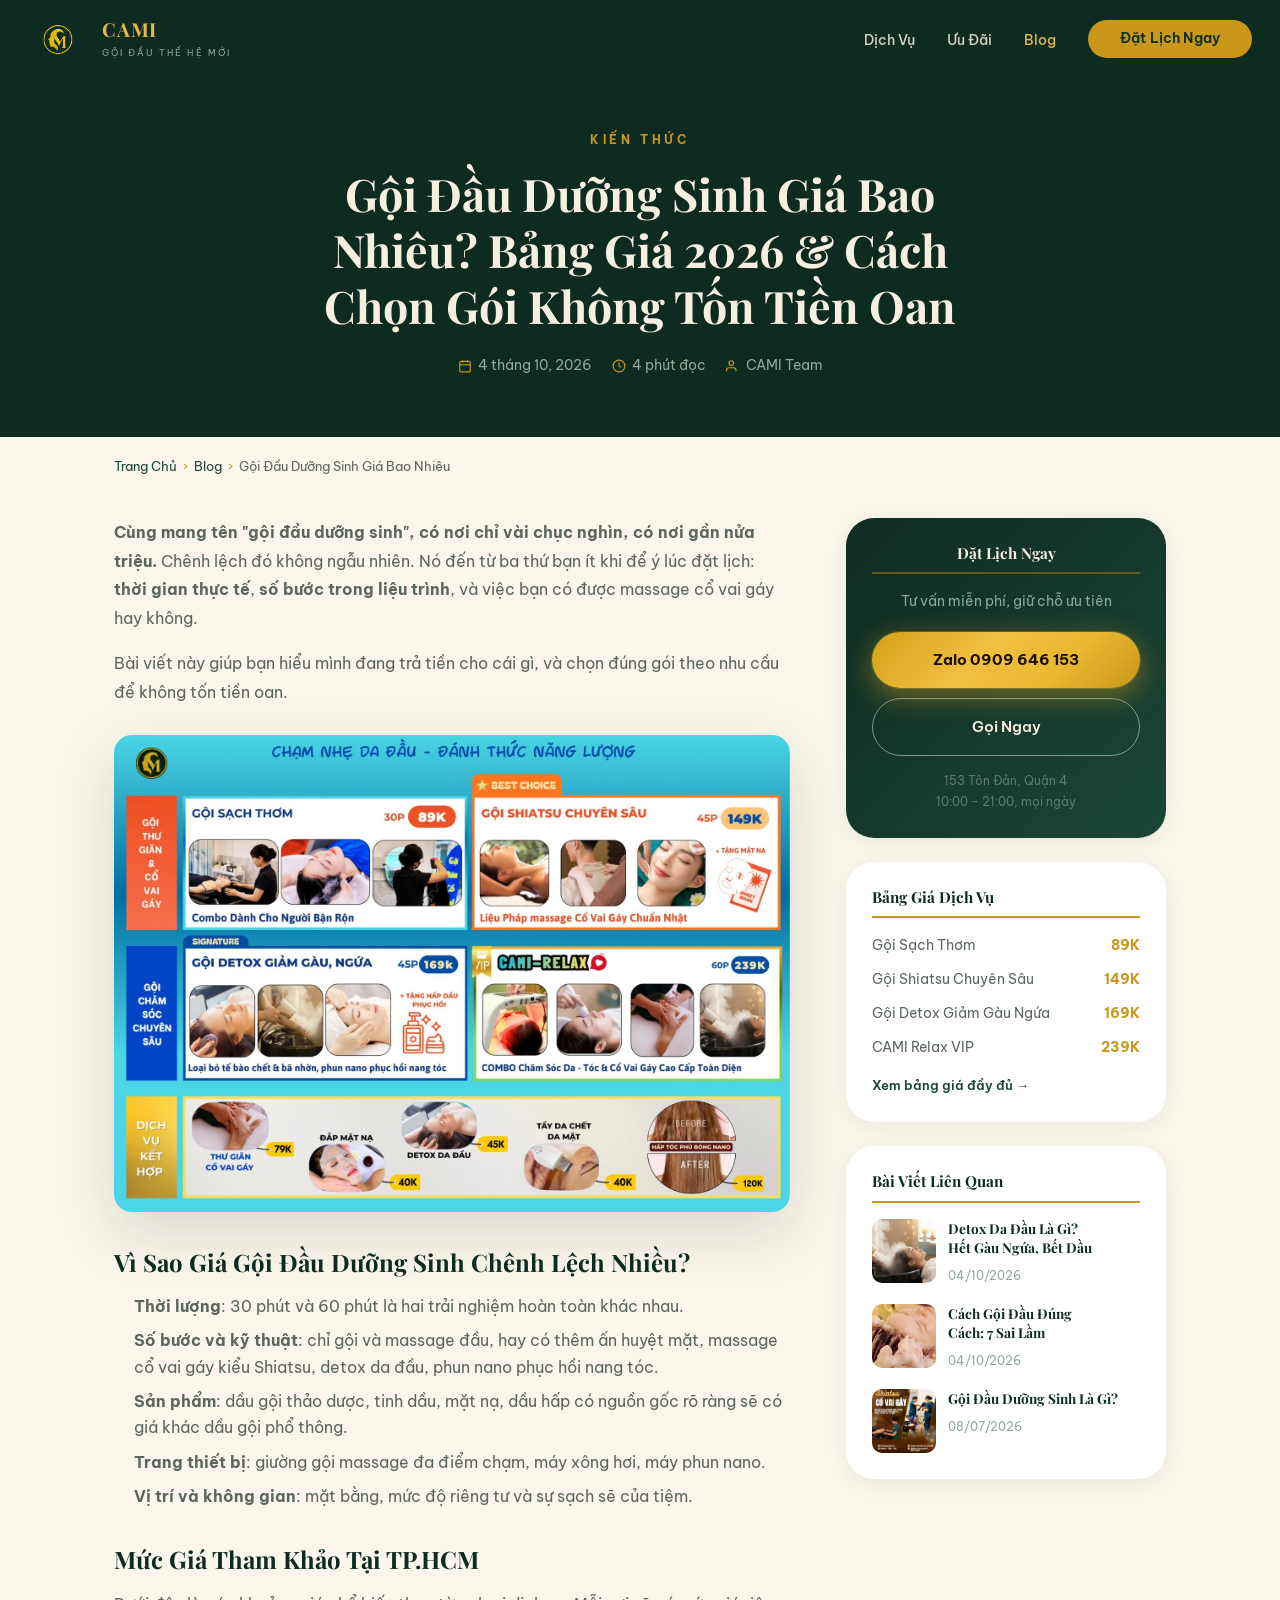
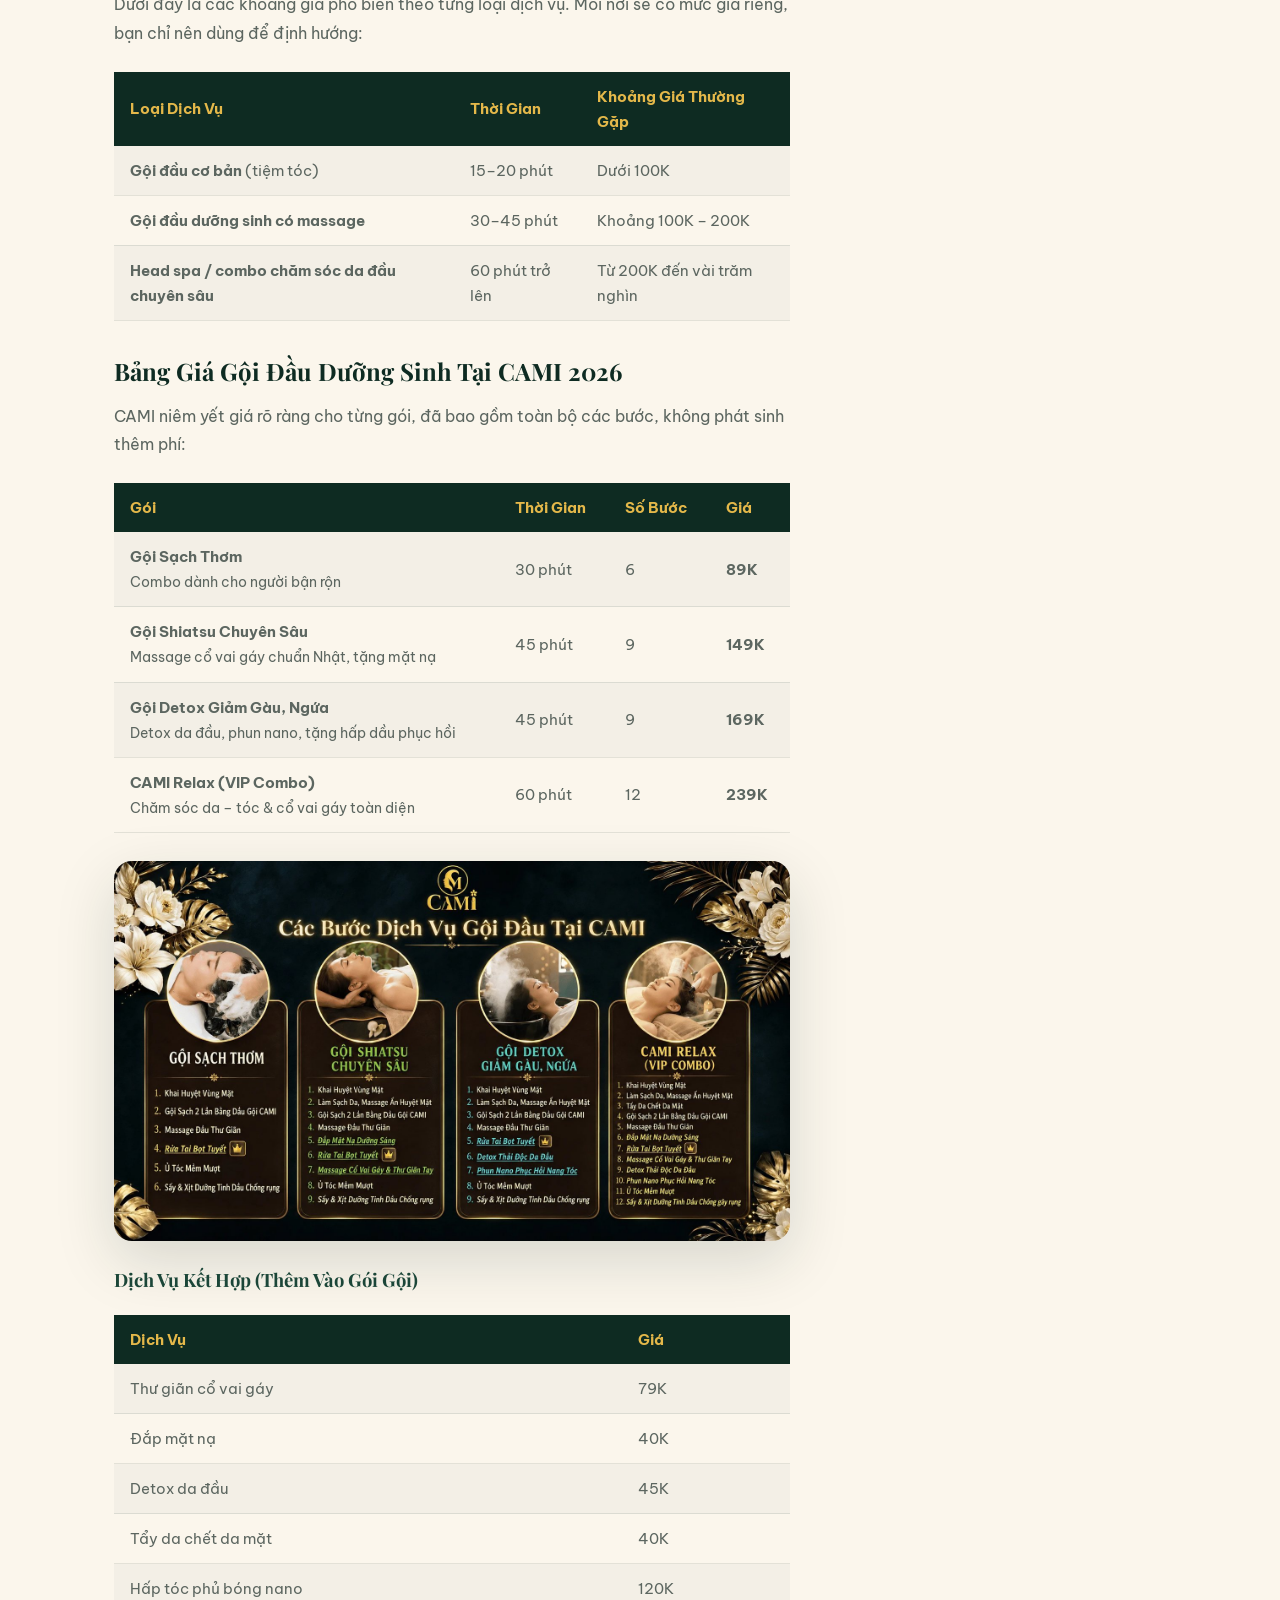
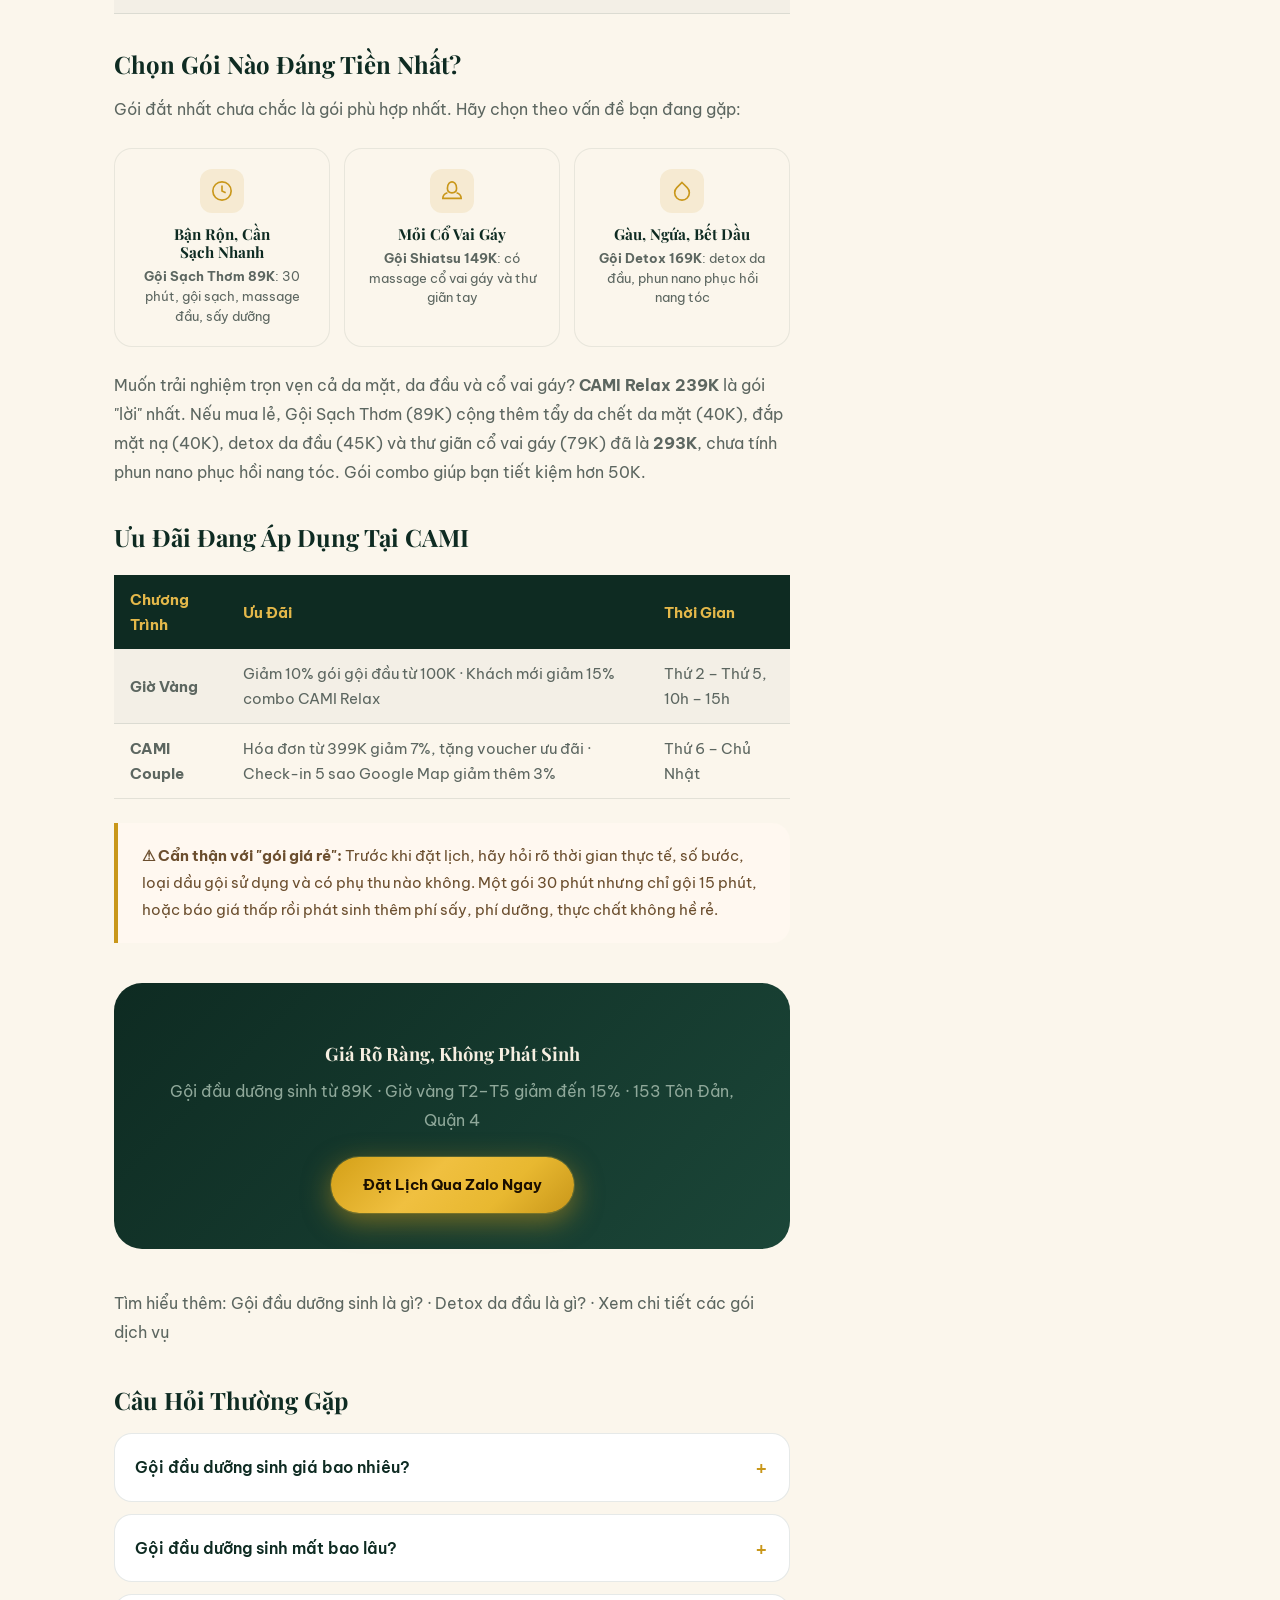
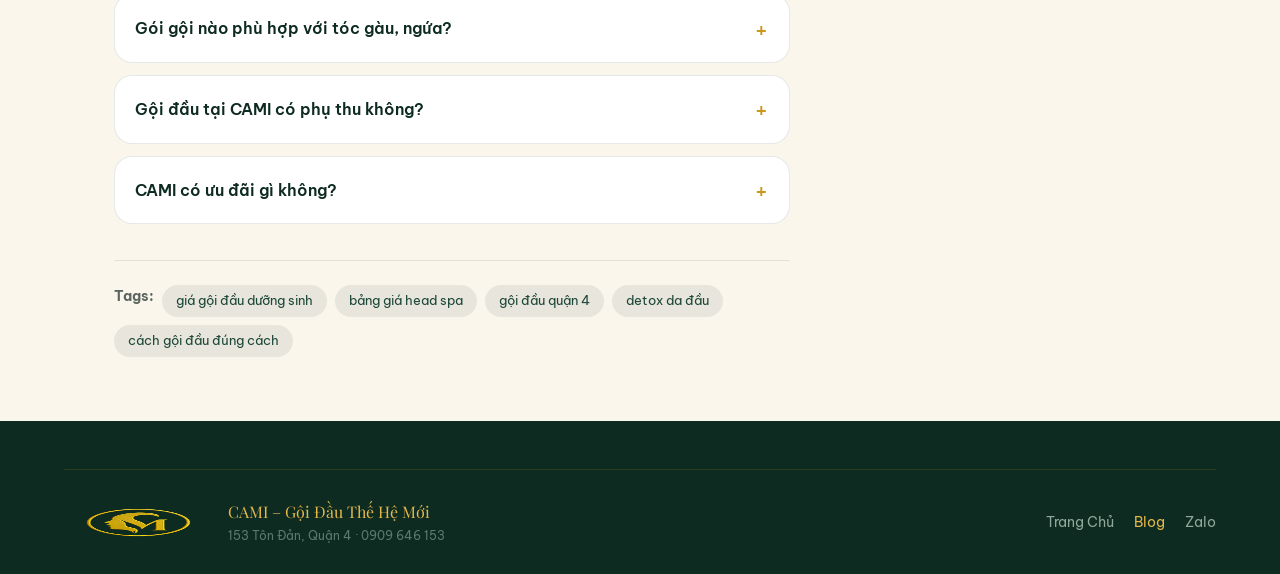
<file: blog/goi-dau-duong-sinh-gia-bao-nhieu.html>
<!DOCTYPE html>
<html lang="vi">
<head>
<meta charset="UTF-8">
<meta name="viewport" content="width=device-width, initial-scale=1.0">
<title>Gội Đầu Dưỡng Sinh Giá Bao Nhiêu? Bảng Giá 2026 | CAMI</title>
<link rel="icon" type="image/png" sizes="32x32" href="../images/logo.png">
<link rel="apple-touch-icon" href="../images/logo.png">
<link rel="shortcut icon" href="../images/logo.png">
<meta name="description" content="Gội đầu dưỡng sinh giá bao nhiêu là hợp lý? Mức giá tham khảo tại TP.HCM, bảng giá CAMI Quận 4 từ 89K và cách chọn gói đúng nhu cầu, không tốn tiền oan.">
<meta name="keywords" content="gội đầu dưỡng sinh giá bao nhiêu, giá gội đầu dưỡng sinh, bảng giá gội đầu dưỡng sinh, gội đầu dưỡng sinh quận 4, giá head spa tphcm, gội đầu massage giá rẻ">
<meta name="robots" content="index, follow, max-image-preview:large">
<meta name="author" content="CAMI – Gội Đầu Thế Hệ Mới">
<link rel="canonical" href="https://goidaucami.com/blog/goi-dau-duong-sinh-gia-bao-nhieu.html">
<meta property="og:title" content="Gội đầu dưỡng sinh giá bao nhiêu? Bảng giá CAMI 2026 từ 89K">
<meta property="og:description" content="Cùng tên gội dưỡng sinh mà giá chênh gấp 5 lần. Đây là cách đọc bảng giá và chọn đúng gói để không tốn tiền oan.">
<meta property="og:image" content="https://goidaucami.com/images/cac-buoc-goi-dau-cami.jpg">
<meta property="og:url" content="https://goidaucami.com/blog/goi-dau-duong-sinh-gia-bao-nhieu.html">
<meta property="og:type" content="article">
<meta property="og:locale" content="vi_VN">
<meta name="twitter:card" content="summary_large_image">
<meta name="geo.placename" content="Quận 4, TP.HCM">
<meta name="geo.position" content="10.758365;106.706782">
<link rel="preconnect" href="https://fonts.googleapis.com">
<link rel="preconnect" href="https://fonts.gstatic.com" crossorigin>
<link href="https://fonts.googleapis.com/css2?family=Playfair+Display:ital,wght@0,600;0,700;1,600&family=Be+Vietnam+Pro:wght@300;400;500;600;700&display=swap" rel="stylesheet">
<link rel="stylesheet" href="../css/style.css?v=20261004c">
<script type="application/ld+json">
{"@context":"https://schema.org","@type":"Article","headline":"Gội Đầu Dưỡng Sinh Giá Bao Nhiêu? Bảng Giá 2026 & Cách Chọn Gói Không Tốn Tiền Oan","description":"Gội đầu dưỡng sinh giá bao nhiêu là hợp lý? Mức giá tham khảo tại TP.HCM, bảng giá CAMI Quận 4 từ 89K và cách chọn gói đúng nhu cầu, không tốn tiền oan.","author":{"@type":"Organization","name":"CAMI – Gội Đầu Thế Hệ Mới","url":"https://goidaucami.com"},"publisher":{"@type":"Organization","name":"CAMI","logo":{"@type":"ImageObject","url":"https://goidaucami.com/images/logo.png"}},"datePublished":"2026-10-04","dateModified":"2026-10-04","image":"https://goidaucami.com/images/cac-buoc-goi-dau-cami.jpg","url":"https://goidaucami.com/blog/goi-dau-duong-sinh-gia-bao-nhieu.html","mainEntityOfPage":{"@type":"WebPage","@id":"https://goidaucami.com/blog/goi-dau-duong-sinh-gia-bao-nhieu.html"}}
</script>
<script type="application/ld+json">
{"@context":"https://schema.org","@type":"BreadcrumbList","itemListElement":[{"@type":"ListItem","position":1,"name":"Trang Chủ","item":"https://goidaucami.com/"},{"@type":"ListItem","position":2,"name":"Blog","item":"https://goidaucami.com/blog/"},{"@type":"ListItem","position":3,"name":"Gội Đầu Dưỡng Sinh Giá Bao Nhiêu","item":"https://goidaucami.com/blog/goi-dau-duong-sinh-gia-bao-nhieu.html"}]}
</script>
<script type="application/ld+json">
{"@context":"https://schema.org","@type":"FAQPage","mainEntity":[{"@type":"Question","name":"Gội đầu dưỡng sinh giá bao nhiêu?","acceptedAnswer":{"@type":"Answer","text":"Tại TP.HCM, gội đầu dưỡng sinh có massage 30 đến 45 phút thường khoảng 100K đến 200K, các gói head spa 60 phút trở lên từ 200K. Tại CAMI Quận 4, giá từ 89K (Gội Sạch Thơm 30 phút) đến 239K (CAMI Relax VIP 60 phút, 12 bước)."}},{"@type":"Question","name":"Gội đầu dưỡng sinh mất bao lâu?","acceptedAnswer":{"@type":"Answer","text":"Một buổi gội đầu dưỡng sinh thường kéo dài 30 đến 60 phút tùy gói. Tại CAMI: Gội Sạch Thơm 30 phút, Gội Shiatsu và Gội Detox 45 phút, CAMI Relax 60 phút."}},{"@type":"Question","name":"Gói gội nào phù hợp với tóc gàu, ngứa?","acceptedAnswer":{"@type":"Answer","text":"Gội Detox Giảm Gàu, Ngứa 169K là gói dành riêng cho da đầu dầu, gàu và ngứa, gồm detox thải độc da đầu, phun nano phục hồi nang tóc và tặng hấp dầu phục hồi."}},{"@type":"Question","name":"Gội đầu tại CAMI có phụ thu không?","acceptedAnswer":{"@type":"Answer","text":"Không. Giá niêm yết tại CAMI đã bao gồm toàn bộ các bước trong gói. Bạn chỉ trả thêm khi chủ động chọn dịch vụ kết hợp như hấp tóc phủ bóng nano, detox da đầu hay đắp mặt nạ."}},{"@type":"Question","name":"CAMI có ưu đãi gì không?","acceptedAnswer":{"@type":"Answer","text":"Có. Giờ vàng thứ 2 đến thứ 5 từ 10h đến 15h giảm 10% gói gội đầu từ 100K, khách mới giảm 15% combo CAMI Relax. Thứ 6 đến chủ nhật có ưu đãi CAMI Couple giảm 7% cho hóa đơn từ 399K."}}]}
</script>
<style>
.article-hero { background: var(--green); padding: 130px 0 60px; }
.article-hero-inner { max-width: 780px; margin: 0 auto; text-align: center; }
.article-hero h1 { font-size: clamp(1.8rem,3.5vw,2.8rem); color: var(--cream); margin: 16px 0 20px; line-height: 1.25; }
.article-meta { display: flex; align-items: center; justify-content: center; gap: 20px; font-size: .85rem; color: #8fa89a; flex-wrap: wrap; }
.article-meta span { display: flex; align-items: center; gap: 6px; }
.article-meta svg { width: 14px; height: 14px; stroke: var(--gold); fill: none; stroke-width: 2; }

.article-wrap { display: grid; grid-template-columns: 1fr 320px; gap: 56px; max-width: 1100px; margin: 0 auto; padding: 40px 24px 64px; }
.article-content img { border-radius: var(--radius); margin: 28px 0; box-shadow: var(--shadow); width: 100%; }
.article-content h2 { font-size: 1.5rem; color: var(--green); margin: 36px 0 16px; }
.article-content h3 { font-size: 1.15rem; color: var(--green3); margin: 24px 0 12px; }
.article-content p { color: var(--muted); margin-bottom: 16px; font-size: 1rem; line-height: 1.8; }
.article-content ul { margin: 12px 0 20px 20px; }
.article-content ul li { color: var(--muted); margin-bottom: 8px; font-size: .97rem; line-height: 1.7; }
.article-content ul li::marker { color: var(--gold); }
.article-highlight { background: linear-gradient(135deg, var(--green), var(--green3)); border-radius: var(--radius); padding: 28px 32px; margin: 32px 0; }
.article-highlight p { color: #c5dcd4; margin: 0; }
.article-highlight strong { color: var(--gold2); }
.article-table { width: 100%; border-collapse: collapse; margin: 24px 0; font-size: .92rem; }
.article-table th { background: var(--green); color: var(--gold2); padding: 12px 16px; text-align: left; }
.article-table td { padding: 12px 16px; border-bottom: 1px solid rgba(14,43,34,.1); color: var(--muted); }
.article-table tr:nth-child(even) td { background: rgba(14,43,34,.03); }
.article-cta { background: linear-gradient(135deg, var(--green), var(--green3)); border-radius: var(--radius-lg); padding: 36px; text-align: center; margin: 40px 0; }
.article-cta h3 { color: var(--cream); margin-bottom: 12px; }
.article-cta p { color: #8fa89a; margin-bottom: 22px; }
.article-tags { display: flex; gap: 8px; flex-wrap: wrap; margin-top: 36px; padding-top: 24px; border-top: 1px solid rgba(14,43,34,.1); }
.article-tags a { background: rgba(14,43,34,.08); color: var(--green3); padding: 5px 14px; border-radius: 20px; font-size: .8rem; transition: .3s; }
.article-tags a:hover { background: var(--green); color: var(--cream); }
.article-sidebar .sidebar-widget { background: white; border-radius: var(--radius-lg); padding: 26px; margin-bottom: 24px; box-shadow: 0 4px 20px rgba(14,43,34,.07); }
.article-sidebar .sidebar-widget h3 { font-size: .95rem; color: var(--green); margin-bottom: 16px; padding-bottom: 10px; border-bottom: 2px solid var(--gold); }
.related-posts { display: flex; flex-direction: column; gap: 16px; }
.related-post { display: flex; gap: 12px; align-items: flex-start; }
.related-post img { width: 64px; height: 64px; border-radius: 10px; object-fit: cover; flex-shrink: 0; }
.related-post h4 { font-size: .85rem; color: var(--green); line-height: 1.4; margin-bottom: 4px; }
.related-post span { font-size: .75rem; color: var(--light); }
.benefit-grid { display: grid; grid-template-columns: repeat(3,1fr); gap: 14px; margin: 24px 0; }
.benefit-item { background: var(--cream2); border-radius: var(--radius); padding: 20px 18px; text-align: center; border: 1px solid rgba(14,43,34,.08); }
.benefit-item .bi-icon { width: 44px; height: 44px; margin: 0 auto 12px; background: rgba(201,151,26,.12); border-radius: 12px; display: flex; align-items: center; justify-content: center; color: var(--gold); }
.benefit-item h3 { color: var(--green); font-size: .95rem; margin: 0 0 6px; }
.benefit-item p { color: var(--muted); font-size: .82rem; line-height: 1.5; margin: 0; }
.warn-box { background: #fff8f0; border-left: 4px solid var(--gold); border-radius: 0 var(--radius) var(--radius) 0; padding: 20px 24px; margin: 24px 0; }
.warn-box p { color: #6b4e2e; margin: 0; font-size: .95rem; line-height: 1.75; }
@media(max-width:768px) { .article-wrap { grid-template-columns: 1fr; padding: 24px 18px 40px; } }
@media(max-width:560px) { .benefit-grid { grid-template-columns: 1fr; } }
@media(max-width:560px) { .article-table th, .article-table td { padding: 10px 8px; font-size: .84rem; } }
</style>
</head>
<body>

<header class="nav scrolled">
  <div class="nav-bar">
    <a href="../" class="brand">
      <img src="../images/logo.png" alt="CAMI Logo" class="brand-logo" style="height:42px" width="150" height="150">
      <div class="brand-text"><strong>CAMI</strong><small>Gội Đầu Thế Hệ Mới</small></div>
    </a>
    <nav>
      <ul class="nav-links">
        <li><a href="../#services">Dịch Vụ</a></li>
        <li><a href="../#offers">Ưu Đãi</a></li>
        <li><a href="./" style="color:var(--gold2)">Blog</a></li>
        <li><a href="https://zalo.me/0909646153" target="_blank" rel="noopener" class="nav-cta">Đặt Lịch Ngay</a></li>
      </ul>
    </nav>
    <button class="burger" aria-label="Mở menu"><span></span><span></span><span></span></button>
  </div>
</header>
<div class="mobile-menu">
  <button class="mobile-close" aria-label="Đóng menu">×</button>
  <a href="../">Trang Chủ</a>
  <a href="../#services">Dịch Vụ</a>
  <a href="./">Blog</a>
  <a href="https://zalo.me/0909646153" target="_blank" rel="noopener" class="btn btn-gold" style="margin-top:12px">Đặt Lịch</a>
</div>

<div class="article-hero">
  <div class="wrap">
    <div class="article-hero-inner">
      <span class="eyebrow">Kiến Thức</span>
      <h1>Gội Đầu Dưỡng Sinh Giá Bao Nhiêu? Bảng Giá 2026 & Cách Chọn Gói Không Tốn Tiền Oan</h1>
      <div class="article-meta">
        <span><svg viewBox="0 0 24 24"><rect x="3" y="4" width="18" height="18" rx="2"/><line x1="16" y1="2" x2="16" y2="6"/><line x1="8" y1="2" x2="8" y2="6"/><line x1="3" y1="10" x2="21" y2="10"/></svg>4 tháng 10, 2026</span>
        <span><svg viewBox="0 0 24 24"><circle cx="12" cy="12" r="10"/><polyline points="12 6 12 12 16 14"/></svg>4 phút đọc</span>
        <span><svg viewBox="0 0 24 24"><path d="M17 21v-2a4 4 0 00-4-4H5a4 4 0 00-4 4v2"/><circle cx="9" cy="7" r="4"/></svg>CAMI Team</span>
      </div>
    </div>
  </div>
</div>

<nav class="breadcrumb" aria-label="Breadcrumb">
  <a href="../">Trang Chủ</a> <span class="sep">›</span>
  <a href="./">Blog</a> <span class="sep">›</span>
  <span aria-current="page">Gội Đầu Dưỡng Sinh Giá Bao Nhiêu</span>
</nav>

<div class="article-wrap">
  <article class="article-content">

    <p><strong>Cùng mang tên "gội đầu dưỡng sinh", có nơi chỉ vài chục nghìn, có nơi gần nửa triệu.</strong> Chênh lệch đó không ngẫu nhiên. Nó đến từ ba thứ bạn ít khi để ý lúc đặt lịch: <strong>thời gian thực tế</strong>, <strong>số bước trong liệu trình</strong>, và việc bạn có được massage cổ vai gáy hay không.</p>
    <p>Bài viết này giúp bạn hiểu mình đang trả tiền cho cái gì, và chọn đúng gói theo nhu cầu để không tốn tiền oan.</p>

    <img src="../images/bang-gia-goi-dau-cami.jpg" alt="Bảng giá gội đầu dưỡng sinh tại CAMI Quận 4 năm 2026 từ 89K đến 239K" loading="lazy" width="1600" height="1130">

    <h2>Vì Sao Giá Gội Đầu Dưỡng Sinh Chênh Lệch Nhiều?</h2>
    <ul>
      <li><strong>Thời lượng</strong>: 30 phút và 60 phút là hai trải nghiệm hoàn toàn khác nhau.</li>
      <li><strong>Số bước và kỹ thuật</strong>: chỉ gội và massage đầu, hay có thêm ấn huyệt mặt, massage cổ vai gáy kiểu Shiatsu, detox da đầu, phun nano phục hồi nang tóc.</li>
      <li><strong>Sản phẩm</strong>: dầu gội thảo dược, tinh dầu, mặt nạ, dầu hấp có nguồn gốc rõ ràng sẽ có giá khác dầu gội phổ thông.</li>
      <li><strong>Trang thiết bị</strong>: giường gội massage đa điểm chạm, máy xông hơi, máy phun nano.</li>
      <li><strong>Vị trí và không gian</strong>: mặt bằng, mức độ riêng tư và sự sạch sẽ của tiệm.</li>
    </ul>

    <h2>Mức Giá Tham Khảo Tại TP.HCM</h2>
    <p>Dưới đây là các khoảng giá phổ biến theo từng loại dịch vụ. Mỗi nơi sẽ có mức giá riêng, bạn chỉ nên dùng để định hướng:</p>
    <table class="article-table">
      <tr><th>Loại Dịch Vụ</th><th>Thời Gian</th><th>Khoảng Giá Thường Gặp</th></tr>
      <tr><td><strong>Gội đầu cơ bản</strong> (tiệm tóc)</td><td>15–20 phút</td><td>Dưới 100K</td></tr>
      <tr><td><strong>Gội đầu dưỡng sinh có massage</strong></td><td>30–45 phút</td><td>Khoảng 100K – 200K</td></tr>
      <tr><td><strong>Head spa / combo chăm sóc da đầu chuyên sâu</strong></td><td>60 phút trở lên</td><td>Từ 200K đến vài trăm nghìn</td></tr>
    </table>

    <h2>Bảng Giá Gội Đầu Dưỡng Sinh Tại CAMI 2026</h2>
    <p>CAMI niêm yết giá rõ ràng cho từng gói, đã bao gồm toàn bộ các bước, không phát sinh thêm phí:</p>
    <table class="article-table">
      <tr><th>Gói</th><th>Thời Gian</th><th>Số Bước</th><th>Giá</th></tr>
      <tr><td><strong>Gội Sạch Thơm</strong><br><span style="font-size:.85rem;">Combo dành cho người bận rộn</span></td><td>30 phút</td><td>6</td><td><strong>89K</strong></td></tr>
      <tr><td><strong>Gội Shiatsu Chuyên Sâu</strong><br><span style="font-size:.85rem;">Massage cổ vai gáy chuẩn Nhật, tặng mặt nạ</span></td><td>45 phút</td><td>9</td><td><strong>149K</strong></td></tr>
      <tr><td><strong>Gội Detox Giảm Gàu, Ngứa</strong><br><span style="font-size:.85rem;">Detox da đầu, phun nano, tặng hấp dầu phục hồi</span></td><td>45 phút</td><td>9</td><td><strong>169K</strong></td></tr>
      <tr><td><strong>CAMI Relax (VIP Combo)</strong><br><span style="font-size:.85rem;">Chăm sóc da – tóc &amp; cổ vai gáy toàn diện</span></td><td>60 phút</td><td>12</td><td><strong>239K</strong></td></tr>
    </table>
    <img src="../images/cac-buoc-goi-dau-cami.jpg" alt="Các bước dịch vụ gội đầu dưỡng sinh tại CAMI: Gội Sạch Thơm, Shiatsu, Detox, CAMI Relax" loading="lazy" width="1600" height="900">

    <h3>Dịch Vụ Kết Hợp (Thêm Vào Gói Gội)</h3>
    <table class="article-table">
      <tr><th>Dịch Vụ</th><th>Giá</th></tr>
      <tr><td>Thư giãn cổ vai gáy</td><td>79K</td></tr>
      <tr><td>Đắp mặt nạ</td><td>40K</td></tr>
      <tr><td>Detox da đầu</td><td>45K</td></tr>
      <tr><td>Tẩy da chết da mặt</td><td>40K</td></tr>
      <tr><td>Hấp tóc phủ bóng nano</td><td>120K</td></tr>
    </table>

    <h2>Chọn Gói Nào Đáng Tiền Nhất?</h2>
    <p>Gói đắt nhất chưa chắc là gói phù hợp nhất. Hãy chọn theo vấn đề bạn đang gặp:</p>
    <div class="benefit-grid">
      <div class="benefit-item">
        <div class="bi-icon"><svg width="22" height="22" viewBox="0 0 24 24" fill="none" stroke="currentColor" stroke-width="1.8"><circle cx="12" cy="12" r="10"/><polyline points="12 6 12 12 16 14"/></svg></div>
        <h3>Bận Rộn, Cần Sạch Nhanh</h3>
        <p><strong>Gội Sạch Thơm 89K</strong>: 30 phút, gội sạch, massage đầu, sấy dưỡng</p>
      </div>
      <div class="benefit-item">
        <div class="bi-icon"><svg width="22" height="22" viewBox="0 0 24 24" fill="none" stroke="currentColor" stroke-width="1.8"><path d="M12 2c-2 0-5 2-5 7 0 3 2 5 5 5s5-2 5-5c0-5-3-7-5-7z"/><path d="M7 14c-3 1-5 3-5 6h20c0-3-2-5-5-6"/></svg></div>
        <h3>Mỏi Cổ Vai Gáy</h3>
        <p><strong>Gội Shiatsu 149K</strong>: có massage cổ vai gáy và thư giãn tay</p>
      </div>
      <div class="benefit-item">
        <div class="bi-icon"><svg width="22" height="22" viewBox="0 0 24 24" fill="none" stroke="currentColor" stroke-width="1.8"><path d="M12 2.69l5.66 5.66a8 8 0 11-11.31 0z"/></svg></div>
        <h3>Gàu, Ngứa, Bết Dầu</h3>
        <p><strong>Gội Detox 169K</strong>: detox da đầu, phun nano phục hồi nang tóc</p>
      </div>
    </div>
    <p>Muốn trải nghiệm trọn vẹn cả da mặt, da đầu và cổ vai gáy? <strong>CAMI Relax 239K</strong> là gói "lời" nhất. Nếu mua lẻ, Gội Sạch Thơm (89K) cộng thêm tẩy da chết da mặt (40K), đắp mặt nạ (40K), detox da đầu (45K) và thư giãn cổ vai gáy (79K) đã là <strong>293K</strong>, chưa tính phun nano phục hồi nang tóc. Gói combo giúp bạn tiết kiệm hơn 50K.</p>

    <h2>Ưu Đãi Đang Áp Dụng Tại CAMI</h2>
    <table class="article-table">
      <tr><th>Chương Trình</th><th>Ưu Đãi</th><th>Thời Gian</th></tr>
      <tr><td><strong>Giờ Vàng</strong></td><td>Giảm 10% gói gội đầu từ 100K · Khách mới giảm 15% combo CAMI Relax</td><td>Thứ 2 – Thứ 5, 10h – 15h</td></tr>
      <tr><td><strong>CAMI Couple</strong></td><td>Hóa đơn từ 399K giảm 7%, tặng voucher ưu đãi · Check-in 5 sao Google Map giảm thêm 3%</td><td>Thứ 6 – Chủ Nhật</td></tr>
    </table>

    <div class="warn-box">
      <p><strong>⚠ Cẩn thận với "gói giá rẻ":</strong> Trước khi đặt lịch, hãy hỏi rõ thời gian thực tế, số bước, loại dầu gội sử dụng và có phụ thu nào không. Một gói 30 phút nhưng chỉ gội 15 phút, hoặc báo giá thấp rồi phát sinh thêm phí sấy, phí dưỡng, thực chất không hề rẻ.</p>
    </div>

    <div class="article-cta">
      <h3>Giá Rõ Ràng, Không Phát Sinh</h3>
      <p>Gội đầu dưỡng sinh từ 89K · Giờ vàng T2–T5 giảm đến 15% · 153 Tôn Đản, Quận 4</p>
      <a href="https://zalo.me/0909646153" target="_blank" rel="noopener" class="btn btn-gold">Đặt Lịch Qua Zalo Ngay</a>
    </div>
    <p>Tìm hiểu thêm: <a href="goi-dau-duong-sinh-la-gi.html">Gội đầu dưỡng sinh là gì?</a> · <a href="detox-da-dau-la-gi.html">Detox da đầu là gì?</a> · <a href="../#services">Xem chi tiết các gói dịch vụ</a></p>

    <section class="faq-section">
      <h2>Câu Hỏi Thường Gặp</h2>
      <div class="faq-list">
        <details class="faq-item">
          <summary>Gội đầu dưỡng sinh giá bao nhiêu?</summary>
          <p>Tại TP.HCM, gội đầu dưỡng sinh có massage 30 đến 45 phút thường khoảng 100K đến 200K, các gói head spa 60 phút trở lên từ 200K. Tại CAMI Quận 4, giá từ 89K (Gội Sạch Thơm 30 phút) đến 239K (CAMI Relax VIP 60 phút, 12 bước).</p>
        </details>
        <details class="faq-item">
          <summary>Gội đầu dưỡng sinh mất bao lâu?</summary>
          <p>Một buổi gội đầu dưỡng sinh thường kéo dài 30 đến 60 phút tùy gói. Tại CAMI: Gội Sạch Thơm 30 phút, Gội Shiatsu và Gội Detox 45 phút, CAMI Relax 60 phút.</p>
        </details>
        <details class="faq-item">
          <summary>Gói gội nào phù hợp với tóc gàu, ngứa?</summary>
          <p>Gội Detox Giảm Gàu, Ngứa 169K là gói dành riêng cho da đầu dầu, gàu và ngứa, gồm detox thải độc da đầu, phun nano phục hồi nang tóc và tặng hấp dầu phục hồi.</p>
        </details>
        <details class="faq-item">
          <summary>Gội đầu tại CAMI có phụ thu không?</summary>
          <p>Không. Giá niêm yết tại CAMI đã bao gồm toàn bộ các bước trong gói. Bạn chỉ trả thêm khi chủ động chọn dịch vụ kết hợp như hấp tóc phủ bóng nano, detox da đầu hay đắp mặt nạ.</p>
        </details>
        <details class="faq-item">
          <summary>CAMI có ưu đãi gì không?</summary>
          <p>Có. Giờ vàng thứ 2 đến thứ 5 từ 10h đến 15h giảm 10% gói gội đầu từ 100K, khách mới giảm 15% combo CAMI Relax. Thứ 6 đến chủ nhật có ưu đãi CAMI Couple giảm 7% cho hóa đơn từ 399K.</p>
        </details>
      </div>
    </section>

    <div class="article-tags">
      <strong style="color:var(--muted); font-size:.85rem;">Tags:</strong>
      <a href="goi-dau-duong-sinh-gia-bao-nhieu.html">giá gội đầu dưỡng sinh</a>
      <a href="head-spa-tphcm.html">bảng giá head spa</a>
      <a href="../">gội đầu quận 4</a>
      <a href="detox-da-dau-la-gi.html">detox da đầu</a>
      <a href="cach-goi-dau-dung-cach.html">cách gội đầu đúng cách</a>
    </div>
  </article>

  <aside class="article-sidebar">
    <div class="sidebar-widget" style="background:linear-gradient(135deg,var(--green),var(--green3)); text-align:center;">
      <h3 style="color:var(--cream); border-color:rgba(201,151,26,.4);">Đặt Lịch Ngay</h3>
      <p style="color:#8fa89a; font-size:.88rem; margin-bottom:18px;">Tư vấn miễn phí, giữ chỗ ưu tiên</p>
      <a href="https://zalo.me/0909646153" target="_blank" rel="noopener" class="btn btn-gold" style="width:100%; justify-content:center;">Zalo 0909 646 153</a>
      <a href="tel:0909646153" class="btn btn-ghost" style="width:100%; justify-content:center; margin-top:10px;">Gọi Ngay</a>
      <p style="color:#5c7a6e; font-size:.78rem; margin-top:14px;">153 Tôn Đản, Quận 4<br>10:00 – 21:00, mọi ngày</p>
    </div>

    <div class="sidebar-widget">
      <h3>Bảng Giá Dịch Vụ</h3>
      <div style="display:flex; flex-direction:column; gap:10px;">
        <div style="display:flex; justify-content:space-between; font-size:.88rem;"><span style="color:var(--muted);">Gội Sạch Thơm</span><strong style="color:var(--gold);">89K</strong></div>
        <div style="display:flex; justify-content:space-between; font-size:.88rem;"><span style="color:var(--muted);">Gội Shiatsu Chuyên Sâu</span><strong style="color:var(--gold);">149K</strong></div>
        <div style="display:flex; justify-content:space-between; font-size:.88rem;"><span style="color:var(--muted);">Gội Detox Giảm Gàu Ngứa</span><strong style="color:var(--gold);">169K</strong></div>
        <div style="display:flex; justify-content:space-between; font-size:.88rem;"><span style="color:var(--muted);">CAMI Relax VIP</span><strong style="color:var(--gold);">239K</strong></div>
      </div>
      <a href="goi-dau-duong-sinh-gia-bao-nhieu.html" style="display:block; margin-top:14px; font-size:.82rem; color:var(--green3); font-weight:600;">Xem bảng giá đầy đủ →</a>
    </div>

    <div class="sidebar-widget">
      <h3>Bài Viết Liên Quan</h3>
      <div class="related-posts">
        <div class="related-post">
          <img src="../images/detox-da-dau.jpg" alt="Detox da đầu" loading="lazy" width="1200" height="686">
          <div><h4><a href="detox-da-dau-la-gi.html">Detox Da Đầu Là Gì? Hết Gàu Ngứa, Bết Dầu</a></h4><span>04/10/2026</span></div>
        </div>
        <div class="related-post">
          <img src="../images/cach-goi-dau-dung-cach.jpg" alt="Cách gội đầu đúng cách" loading="lazy" width="720" height="480">
          <div><h4><a href="cach-goi-dau-dung-cach.html">Cách Gội Đầu Đúng Cách: 7 Sai Lầm</a></h4><span>04/10/2026</span></div>
        </div>
        <div class="related-post">
          <img src="../images/service-shiatsu.png" alt="Gội đầu dưỡng sinh" loading="lazy" width="1080" height="1350">
          <div><h4><a href="goi-dau-duong-sinh-la-gi.html">Gội Đầu Dưỡng Sinh Là Gì?</a></h4><span>08/07/2026</span></div>
        </div>
      </div>
    </div>
  </aside>
</div>

<footer class="footer" style="padding:48px 0 28px;">
  <div class="wrap">
    <div style="display:flex; justify-content:space-between; align-items:center; flex-wrap:wrap; gap:20px; border-top:1px solid rgba(201,151,26,.15); padding-top:28px;">
      <div style="display:flex; align-items:center; gap:14px;">
        <img src="../images/logo.png" alt="CAMI" style="height:40px;" width="150" height="150">
        <div>
          <div style="font-family:'Playfair Display',serif; color:var(--gold2);">CAMI – Gội Đầu Thế Hệ Mới</div>
          <div style="font-size:.78rem; color:#5c7a6e;">153 Tôn Đản, Quận 4 · 0909 646 153</div>
        </div>
      </div>
      <div style="display:flex; gap:20px;">
        <a href="../" style="font-size:.85rem; color:#8fa89a;">Trang Chủ</a>
        <a href="./" style="font-size:.85rem; color:var(--gold2);">Blog</a>
        <a href="https://zalo.me/0909646153" target="_blank" rel="noopener" style="font-size:.85rem; color:#8fa89a;">Zalo</a>
      </div>
    </div>
  </div>
</footer>

<script src="../js/main.js"></script>
</body>
</html>
</file>
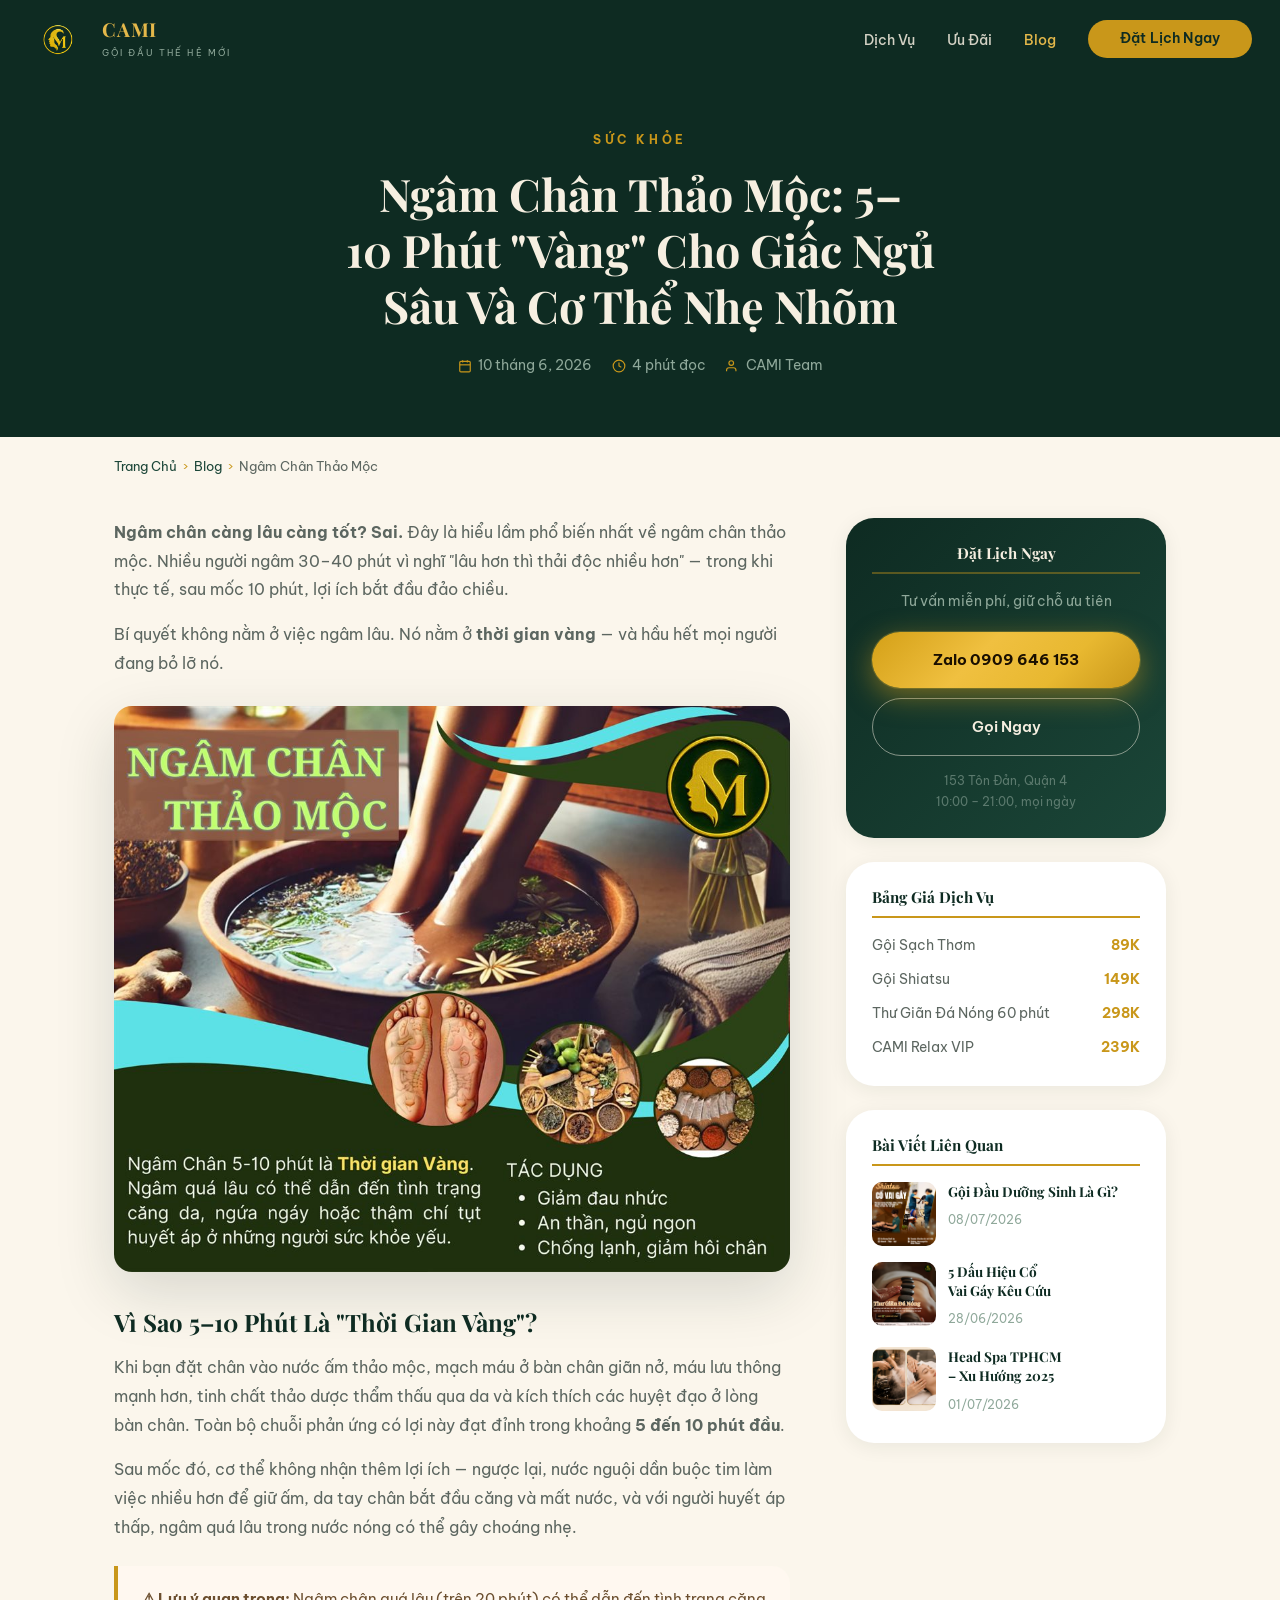
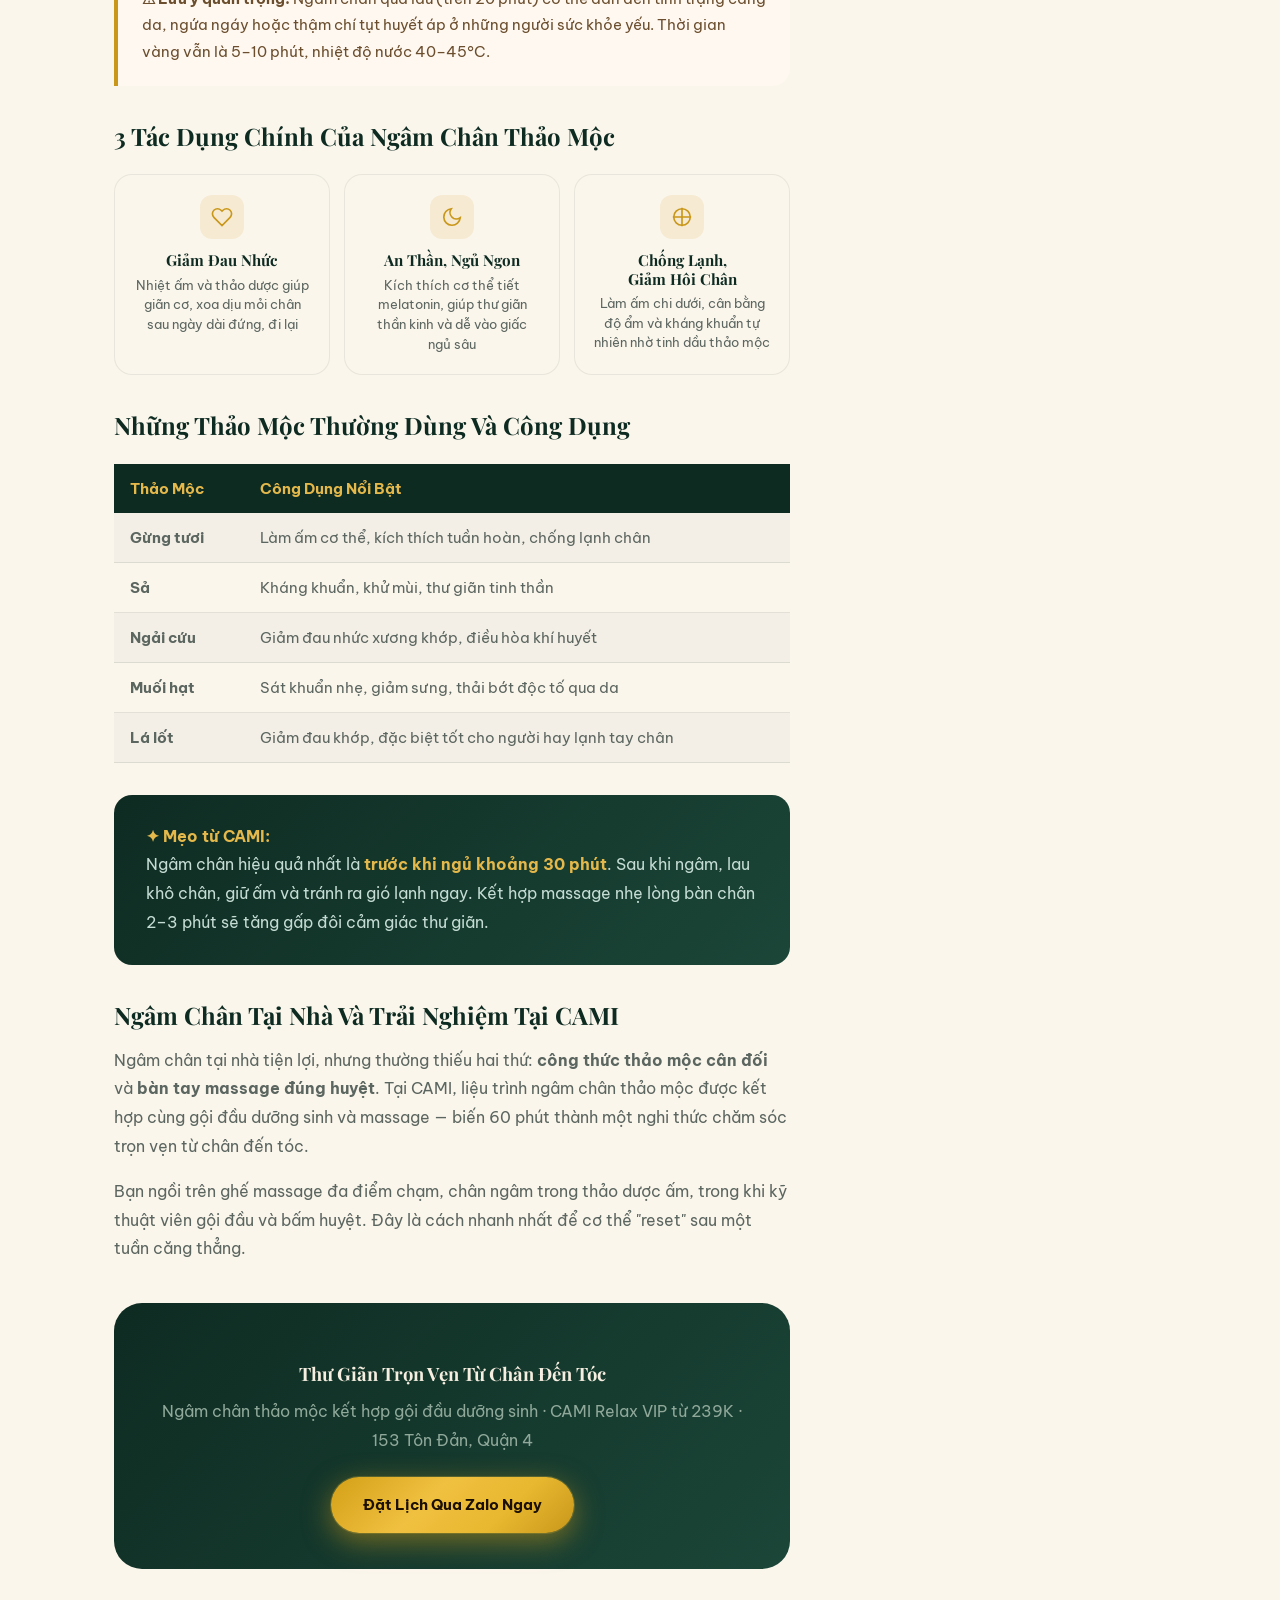
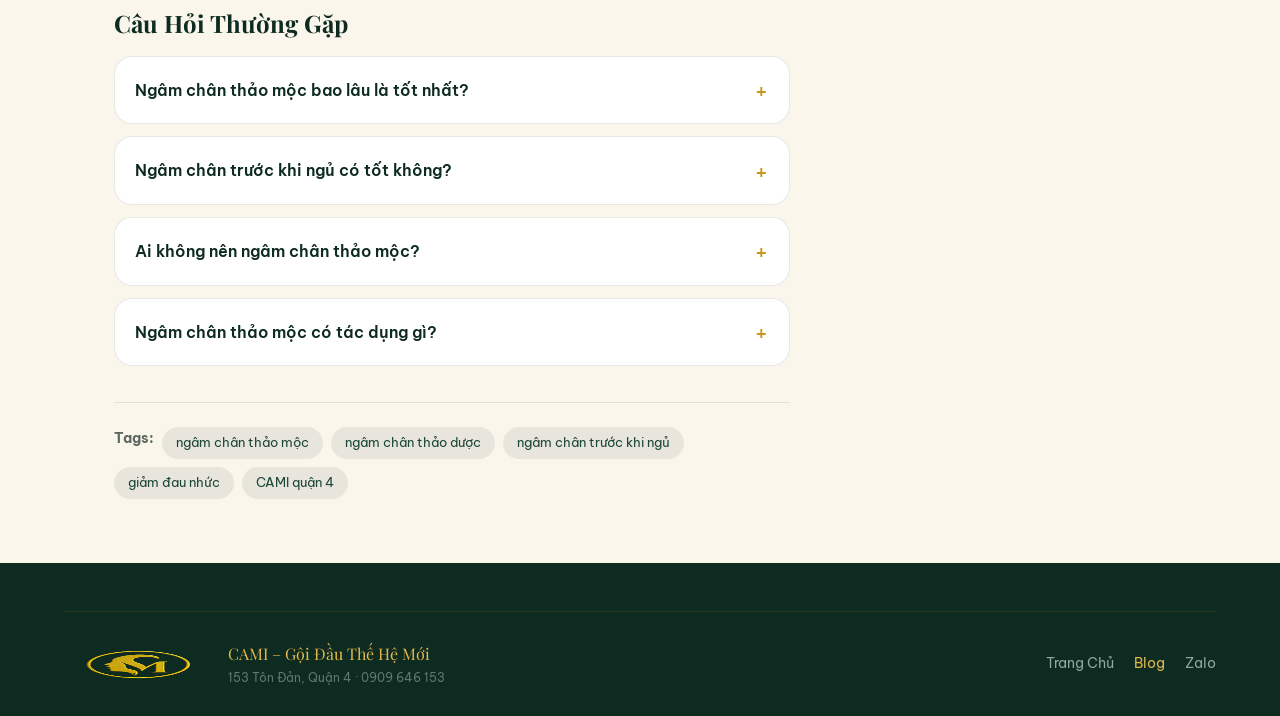
<file: blog/ngam-chan-thao-moc.html>
<!DOCTYPE html>
<html lang="vi">
<head>
<meta charset="UTF-8">
<meta name="viewport" content="width=device-width, initial-scale=1.0">
<title>Ngâm Chân Thảo Mộc: 5-10 Phút Vàng | CAMI Quận 4</title>
<link rel="icon" type="image/png" sizes="32x32" href="../images/logo.png">
<link rel="apple-touch-icon" href="../images/logo.png">
<link rel="shortcut icon" href="../images/logo.png">
<meta name="description" content="Ngâm chân thảo mộc bao lâu là đủ? 5 đến 10 phút là thời gian vàng – ngâm quá lâu có thể phản tác dụng. Khám phá cách ngâm chân đúng tại CAMI.">
<meta name="keywords" content="ngâm chân thảo mộc, ngâm chân thảo dược, lợi ích ngâm chân, ngâm chân bao lâu, ngâm chân trước khi ngủ, ngâm chân giảm đau nhức">
<meta name="robots" content="index, follow, max-image-preview:large">
<meta name="author" content="CAMI – Gội Đầu Thế Hệ Mới">
<link rel="canonical" href="https://goidaucami.com/blog/ngam-chan-thao-moc.html">
<meta property="og:title" content="Ngâm Chân Thảo Mộc: 5–10 Phút 'Vàng' Cho Giấc Ngủ Sâu Và Cơ Thể Nhẹ Nhõm">
<meta property="og:description" content="Ngâm chân càng lâu càng tốt? Sai. Sau 10 phút, lợi ích bắt đầu đảo chiều. Đây là cách ngâm chân thảo mộc đúng chuẩn.">
<meta property="og:image" content="https://goidaucami.com/images/ngam-chan-thao-moc.jpg">
<meta property="og:type" content="article">
<meta property="og:locale" content="vi_VN">
<meta name="geo.placename" content="Quận 4, TP.HCM">
<meta name="geo.position" content="10.758365;106.706782">
<link rel="preconnect" href="https://fonts.googleapis.com">
<link rel="preconnect" href="https://fonts.gstatic.com" crossorigin>
<link href="https://fonts.googleapis.com/css2?family=Playfair+Display:ital,wght@0,600;0,700;1,600&family=Be+Vietnam+Pro:wght@300;400;500;600;700&display=swap" rel="stylesheet">
<link rel="stylesheet" href="../css/style.css">
<script type="application/ld+json">
{"@context":"https://schema.org","@type":"Article","headline":"Ngâm Chân Thảo Mộc: 5 Đến 10 Phút Vàng Cho Giấc Ngủ Sâu Và Cơ Thể Nhẹ Nhõm","description":"Ngâm chân thảo mộc đúng cách trong 5 đến 10 phút giúp giảm đau nhức, an thần ngủ ngon và chống lạnh chân.","author":{"@type":"Organization","name":"CAMI – Gội Đầu Thế Hệ Mới","url":"https://goidaucami.com"},"publisher":{"@type":"Organization","name":"CAMI","logo":{"@type":"ImageObject","url":"https://goidaucami.com/images/logo.png"}},"datePublished":"2026-06-10","dateModified":"2026-06-10","image":"https://goidaucami.com/images/ngam-chan-thao-moc.jpg","url":"https://goidaucami.com/blog/ngam-chan-thao-moc.html","mainEntityOfPage":{"@type":"WebPage","@id":"https://goidaucami.com/blog/ngam-chan-thao-moc.html"}}
</script>
<script type="application/ld+json">
{"@context":"https://schema.org","@type":"BreadcrumbList","itemListElement":[{"@type":"ListItem","position":1,"name":"Trang Chủ","item":"https://goidaucami.com/"},{"@type":"ListItem","position":2,"name":"Blog","item":"https://goidaucami.com/blog/"},{"@type":"ListItem","position":3,"name":"Ngâm Chân Thảo Mộc","item":"https://goidaucami.com/blog/ngam-chan-thao-moc.html"}]}
</script>
<script type="application/ld+json">
{"@context":"https://schema.org","@type":"FAQPage","mainEntity":[{"@type":"Question","name":"Ngâm chân thảo mộc bao lâu là tốt nhất?","acceptedAnswer":{"@type":"Answer","text":"Thời gian lý tưởng để ngâm chân thảo mộc là 5 đến 10 phút, với nhiệt độ nước khoảng 40 đến 45 độ C. Ngâm quá lâu trên 20 phút có thể gây căng da, ngứa ngáy hoặc tụt huyết áp ở người sức khỏe yếu."}},{"@type":"Question","name":"Ngâm chân trước khi ngủ có tốt không?","acceptedAnswer":{"@type":"Answer","text":"Có. Ngâm chân thảo mộc ấm trước khi ngủ khoảng 30 phút giúp giãn mạch máu ngoại biên, hạ nhẹ nhiệt độ lõi cơ thể và kích thích cơ thể tiết melatonin, nhờ đó dễ đi vào giấc ngủ sâu hơn."}},{"@type":"Question","name":"Ai không nên ngâm chân thảo mộc?","acceptedAnswer":{"@type":"Answer","text":"Người bị tiểu đường có biến chứng bàn chân, người có vết thương hở ở chân, phụ nữ mang thai và người huyết áp thấp nên tham khảo ý kiến chuyên gia trước khi ngâm chân, hoặc ngâm với thời gian ngắn và nhiệt độ vừa phải."}},{"@type":"Question","name":"Ngâm chân thảo mộc có tác dụng gì?","acceptedAnswer":{"@type":"Answer","text":"Ngâm chân thảo mộc giúp giảm đau nhức cơ và khớp, an thần và cải thiện giấc ngủ, chống lạnh chân, giảm mùi hôi chân, đồng thời kích thích các huyệt đạo ở lòng bàn chân giúp lưu thông khí huyết toàn thân."}}]}
</script>
<style>
.article-hero { background: var(--green); padding: 130px 0 60px; }
.article-hero-inner { max-width: 780px; margin: 0 auto; text-align: center; }
.article-hero h1 { font-size: clamp(1.8rem,3.5vw,2.8rem); color: var(--cream); margin: 16px 0 20px; line-height: 1.25; }
.article-meta { display: flex; align-items: center; justify-content: center; gap: 20px; font-size: .85rem; color: #8fa89a; flex-wrap: wrap; }
.article-meta span { display: flex; align-items: center; gap: 6px; }
.article-meta svg { width: 14px; height: 14px; stroke: var(--gold); fill: none; stroke-width: 2; }

.article-wrap { display: grid; grid-template-columns: 1fr 320px; gap: 56px; max-width: 1100px; margin: 0 auto; padding: 40px 24px 64px; }
.article-content img { border-radius: var(--radius); margin: 28px 0; box-shadow: var(--shadow); width: 100%; }
.article-content h2 { font-size: 1.5rem; color: var(--green); margin: 36px 0 16px; }
.article-content h3 { font-size: 1.15rem; color: var(--green3); margin: 24px 0 12px; }
.article-content p { color: var(--muted); margin-bottom: 16px; font-size: 1rem; line-height: 1.8; }
.article-content ul { margin: 12px 0 20px 20px; }
.article-content ul li { color: var(--muted); margin-bottom: 8px; font-size: .97rem; line-height: 1.7; }
.article-content ul li::marker { color: var(--gold); }
.article-highlight { background: linear-gradient(135deg, var(--green), var(--green3)); border-radius: var(--radius); padding: 28px 32px; margin: 32px 0; }
.article-highlight p { color: #c5dcd4; margin: 0; }
.article-highlight strong { color: var(--gold2); }
.article-table { width: 100%; border-collapse: collapse; margin: 24px 0; font-size: .92rem; }
.article-table th { background: var(--green); color: var(--gold2); padding: 12px 16px; text-align: left; }
.article-table td { padding: 12px 16px; border-bottom: 1px solid rgba(14,43,34,.1); color: var(--muted); }
.article-table tr:nth-child(even) td { background: rgba(14,43,34,.03); }
.article-cta { background: linear-gradient(135deg, var(--green), var(--green3)); border-radius: var(--radius-lg); padding: 36px; text-align: center; margin: 40px 0; }
.article-cta h3 { color: var(--cream); margin-bottom: 12px; }
.article-cta p { color: #8fa89a; margin-bottom: 22px; }
.article-tags { display: flex; gap: 8px; flex-wrap: wrap; margin-top: 36px; padding-top: 24px; border-top: 1px solid rgba(14,43,34,.1); }
.article-tags a { background: rgba(14,43,34,.08); color: var(--green3); padding: 5px 14px; border-radius: 20px; font-size: .8rem; transition: .3s; }
.article-tags a:hover { background: var(--green); color: var(--cream); }
.article-sidebar .sidebar-widget { background: white; border-radius: var(--radius-lg); padding: 26px; margin-bottom: 24px; box-shadow: 0 4px 20px rgba(14,43,34,.07); }
.article-sidebar .sidebar-widget h3 { font-size: .95rem; color: var(--green); margin-bottom: 16px; padding-bottom: 10px; border-bottom: 2px solid var(--gold); }
.related-posts { display: flex; flex-direction: column; gap: 16px; }
.related-post { display: flex; gap: 12px; align-items: flex-start; }
.related-post img { width: 64px; height: 64px; border-radius: 10px; object-fit: cover; flex-shrink: 0; }
.related-post h4 { font-size: .85rem; color: var(--green); line-height: 1.4; margin-bottom: 4px; }
.related-post span { font-size: .75rem; color: var(--light); }
.benefit-grid { display: grid; grid-template-columns: repeat(3,1fr); gap: 14px; margin: 24px 0; }
.benefit-item { background: var(--cream2); border-radius: var(--radius); padding: 20px 18px; text-align: center; border: 1px solid rgba(14,43,34,.08); }
.benefit-item .bi-icon { width: 44px; height: 44px; margin: 0 auto 12px; background: rgba(201,151,26,.12); border-radius: 12px; display: flex; align-items: center; justify-content: center; color: var(--gold); }
.benefit-item h3 { color: var(--green); font-size: .95rem; margin: 0 0 6px; }
.benefit-item p { color: var(--muted); font-size: .82rem; line-height: 1.5; margin: 0; }
.warn-box { background: #fff8f0; border-left: 4px solid var(--gold); border-radius: 0 var(--radius) var(--radius) 0; padding: 20px 24px; margin: 24px 0; }
.warn-box p { color: #6b4e2e; margin: 0; font-size: .95rem; line-height: 1.75; }
@media(max-width:768px) { .article-wrap { grid-template-columns: 1fr; padding: 24px 18px 40px; } }
@media(max-width:560px) { .benefit-grid { grid-template-columns: 1fr; } }
</style>
</head>
<body>

<header class="nav scrolled">
  <div class="nav-bar">
    <a href="../" class="brand">
      <img src="../images/logo.png" alt="CAMI Logo" class="brand-logo" style="height:42px" width="150" height="150">
      <div class="brand-text"><strong>CAMI</strong><small>Gội Đầu Thế Hệ Mới</small></div>
    </a>
    <nav>
      <ul class="nav-links">
        <li><a href="../#services">Dịch Vụ</a></li>
        <li><a href="../#offers">Ưu Đãi</a></li>
        <li><a href="./" style="color:var(--gold2)">Blog</a></li>
        <li><a href="https://zalo.me/0909646153" target="_blank" rel="noopener" class="nav-cta">Đặt Lịch Ngay</a></li>
      </ul>
    </nav>
    <button class="burger"><span></span><span></span><span></span></button>
  </div>
</header>
<div class="mobile-menu">
  <button class="mobile-close">×</button>
  <a href="../">Trang Chủ</a>
  <a href="../#services">Dịch Vụ</a>
  <a href="./">Blog</a>
  <a href="https://zalo.me/0909646153" target="_blank" class="btn btn-gold" style="margin-top:12px">Đặt Lịch</a>
</div>

<div class="article-hero">
  <div class="wrap">
    <div class="article-hero-inner">
      <span class="eyebrow">Sức Khỏe</span>
      <h1>Ngâm Chân Thảo Mộc: 5–10 Phút "Vàng" Cho Giấc Ngủ Sâu Và Cơ Thể Nhẹ Nhõm</h1>
      <div class="article-meta">
        <span><svg viewBox="0 0 24 24"><rect x="3" y="4" width="18" height="18" rx="2"/><line x1="16" y1="2" x2="16" y2="6"/><line x1="8" y1="2" x2="8" y2="6"/><line x1="3" y1="10" x2="21" y2="10"/></svg>10 tháng 6, 2026</span>
        <span><svg viewBox="0 0 24 24"><circle cx="12" cy="12" r="10"/><polyline points="12 6 12 12 16 14"/></svg>4 phút đọc</span>
        <span><svg viewBox="0 0 24 24"><path d="M17 21v-2a4 4 0 00-4-4H5a4 4 0 00-4 4v2"/><circle cx="9" cy="7" r="4"/></svg>CAMI Team</span>
      </div>
    </div>
  </div>
</div>

<nav class="breadcrumb" aria-label="Breadcrumb">
  <a href="../">Trang Chủ</a> <span class="sep">›</span>
  <a href="./">Blog</a> <span class="sep">›</span>
  <span aria-current="page">Ngâm Chân Thảo Mộc</span>
</nav>

<div class="article-wrap">
  <article class="article-content">

    <p><strong>Ngâm chân càng lâu càng tốt? Sai.</strong> Đây là hiểu lầm phổ biến nhất về ngâm chân thảo mộc. Nhiều người ngâm 30–40 phút vì nghĩ "lâu hơn thì thải độc nhiều hơn" — trong khi thực tế, sau mốc 10 phút, lợi ích bắt đầu đảo chiều.</p>
    <p>Bí quyết không nằm ở việc ngâm lâu. Nó nằm ở <strong>thời gian vàng</strong> — và hầu hết mọi người đang bỏ lỡ nó.</p>

    <img src="../images/ngam-chan-thao-moc.jpg" alt="Ngâm chân thảo mộc thảo dược tại CAMI Quận 4 giúp thư giãn và ngủ ngon" loading="lazy" width="1000" height="838">

    <h2>Vì Sao 5–10 Phút Là "Thời Gian Vàng"?</h2>
    <p>Khi bạn đặt chân vào nước ấm thảo mộc, mạch máu ở bàn chân giãn nở, máu lưu thông mạnh hơn, tinh chất thảo dược thẩm thấu qua da và kích thích các huyệt đạo ở lòng bàn chân. Toàn bộ chuỗi phản ứng có lợi này đạt đỉnh trong khoảng <strong>5 đến 10 phút đầu</strong>.</p>
    <p>Sau mốc đó, cơ thể không nhận thêm lợi ích — ngược lại, nước nguội dần buộc tim làm việc nhiều hơn để giữ ấm, da tay chân bắt đầu căng và mất nước, và với người huyết áp thấp, ngâm quá lâu trong nước nóng có thể gây choáng nhẹ.</p>

    <div class="warn-box">
      <p><strong>⚠ Lưu ý quan trọng:</strong> Ngâm chân quá lâu (trên 20 phút) có thể dẫn đến tình trạng căng da, ngứa ngáy hoặc thậm chí tụt huyết áp ở những người sức khỏe yếu. Thời gian vàng vẫn là 5–10 phút, nhiệt độ nước 40–45°C.</p>
    </div>

    <h2>3 Tác Dụng Chính Của Ngâm Chân Thảo Mộc</h2>
    <div class="benefit-grid">
      <div class="benefit-item">
        <div class="bi-icon"><svg width="22" height="22" viewBox="0 0 24 24" fill="none" stroke="currentColor" stroke-width="1.8"><path d="M20.84 4.61a5.5 5.5 0 00-7.78 0L12 5.67l-1.06-1.06a5.5 5.5 0 00-7.78 7.78l1.06 1.06L12 21.23l7.78-7.78 1.06-1.06a5.5 5.5 0 000-7.78z"/></svg></div>
        <h3>Giảm Đau Nhức</h3>
        <p>Nhiệt ấm và thảo dược giúp giãn cơ, xoa dịu mỏi chân sau ngày dài đứng, đi lại</p>
      </div>
      <div class="benefit-item">
        <div class="bi-icon"><svg width="22" height="22" viewBox="0 0 24 24" fill="none" stroke="currentColor" stroke-width="1.8"><path d="M21 12.79A9 9 0 1111.21 3 7 7 0 0021 12.79z"/></svg></div>
        <h3>An Thần, Ngủ Ngon</h3>
        <p>Kích thích cơ thể tiết melatonin, giúp thư giãn thần kinh và dễ vào giấc ngủ sâu</p>
      </div>
      <div class="benefit-item">
        <div class="bi-icon"><svg width="22" height="22" viewBox="0 0 24 24" fill="none" stroke="currentColor" stroke-width="1.8"><path d="M12 2v20M2 12h20"/><circle cx="12" cy="12" r="9"/></svg></div>
        <h3>Chống Lạnh, Giảm Hôi Chân</h3>
        <p>Làm ấm chi dưới, cân bằng độ ẩm và kháng khuẩn tự nhiên nhờ tinh dầu thảo mộc</p>
      </div>
    </div>

    <h2>Những Thảo Mộc Thường Dùng Và Công Dụng</h2>
    <table class="article-table">
      <tr><th>Thảo Mộc</th><th>Công Dụng Nổi Bật</th></tr>
      <tr><td><strong>Gừng tươi</strong></td><td>Làm ấm cơ thể, kích thích tuần hoàn, chống lạnh chân</td></tr>
      <tr><td><strong>Sả</strong></td><td>Kháng khuẩn, khử mùi, thư giãn tinh thần</td></tr>
      <tr><td><strong>Ngải cứu</strong></td><td>Giảm đau nhức xương khớp, điều hòa khí huyết</td></tr>
      <tr><td><strong>Muối hạt</strong></td><td>Sát khuẩn nhẹ, giảm sưng, thải bớt độc tố qua da</td></tr>
      <tr><td><strong>Lá lốt</strong></td><td>Giảm đau khớp, đặc biệt tốt cho người hay lạnh tay chân</td></tr>
    </table>

    <div class="article-highlight">
      <strong>✦ Mẹo từ CAMI:</strong>
      <p>Ngâm chân hiệu quả nhất là <strong>trước khi ngủ khoảng 30 phút</strong>. Sau khi ngâm, lau khô chân, giữ ấm và tránh ra gió lạnh ngay. Kết hợp massage nhẹ lòng bàn chân 2–3 phút sẽ tăng gấp đôi cảm giác thư giãn.</p>
    </div>

    <h2>Ngâm Chân Tại Nhà Và Trải Nghiệm Tại CAMI</h2>
    <p>Ngâm chân tại nhà tiện lợi, nhưng thường thiếu hai thứ: <strong>công thức thảo mộc cân đối</strong> và <strong>bàn tay massage đúng huyệt</strong>. Tại CAMI, liệu trình ngâm chân thảo mộc được kết hợp cùng gội đầu dưỡng sinh và massage — biến 60 phút thành một nghi thức chăm sóc trọn vẹn từ chân đến tóc.</p>
    <p>Bạn ngồi trên ghế massage đa điểm chạm, chân ngâm trong thảo dược ấm, trong khi kỹ thuật viên gội đầu và bấm huyệt. Đây là cách nhanh nhất để cơ thể "reset" sau một tuần căng thẳng.</p>

    <div class="article-cta">
      <h3>Thư Giãn Trọn Vẹn Từ Chân Đến Tóc</h3>
      <p>Ngâm chân thảo mộc kết hợp gội đầu dưỡng sinh · CAMI Relax VIP từ 239K · 153 Tôn Đản, Quận 4</p>
      <a href="https://zalo.me/0909646153" target="_blank" rel="noopener" class="btn btn-gold">Đặt Lịch Qua Zalo Ngay</a>
    </div>

    <section class="faq-section">
      <h2>Câu Hỏi Thường Gặp</h2>
      <div class="faq-list">
        <details class="faq-item">
          <summary>Ngâm chân thảo mộc bao lâu là tốt nhất?</summary>
          <p>Thời gian lý tưởng để ngâm chân thảo mộc là 5 đến 10 phút, với nhiệt độ nước khoảng 40 đến 45°C. Ngâm quá lâu (trên 20 phút) có thể gây căng da, ngứa ngáy hoặc tụt huyết áp ở người sức khỏe yếu.</p>
        </details>
        <details class="faq-item">
          <summary>Ngâm chân trước khi ngủ có tốt không?</summary>
          <p>Có. Ngâm chân thảo mộc ấm trước khi ngủ khoảng 30 phút giúp giãn mạch máu ngoại biên, hạ nhẹ nhiệt độ lõi cơ thể và kích thích tiết melatonin, nhờ đó bạn dễ đi vào giấc ngủ sâu hơn.</p>
        </details>
        <details class="faq-item">
          <summary>Ai không nên ngâm chân thảo mộc?</summary>
          <p>Người bị tiểu đường có biến chứng bàn chân, người có vết thương hở ở chân, phụ nữ mang thai và người huyết áp thấp nên tham khảo ý kiến chuyên gia trước khi ngâm chân, hoặc ngâm với thời gian ngắn và nhiệt độ vừa phải.</p>
        </details>
        <details class="faq-item">
          <summary>Ngâm chân thảo mộc có tác dụng gì?</summary>
          <p>Ngâm chân thảo mộc giúp giảm đau nhức cơ và khớp, an thần và cải thiện giấc ngủ, chống lạnh chân, giảm mùi hôi chân, đồng thời kích thích các huyệt đạo ở lòng bàn chân giúp lưu thông khí huyết toàn thân.</p>
        </details>
      </div>
    </section>

    <div class="article-tags">
      <strong style="color:var(--muted); font-size:.85rem;">Tags:</strong>
      <a href="#">ngâm chân thảo mộc</a>
      <a href="#">ngâm chân thảo dược</a>
      <a href="#">ngâm chân trước khi ngủ</a>
      <a href="#">giảm đau nhức</a>
      <a href="#">CAMI quận 4</a>
    </div>
  </article>

  <aside class="article-sidebar">
    <div class="sidebar-widget" style="background:linear-gradient(135deg,var(--green),var(--green3)); text-align:center;">
      <h3 style="color:var(--cream); border-color:rgba(201,151,26,.4);">Đặt Lịch Ngay</h3>
      <p style="color:#8fa89a; font-size:.88rem; margin-bottom:18px;">Tư vấn miễn phí, giữ chỗ ưu tiên</p>
      <a href="https://zalo.me/0909646153" target="_blank" rel="noopener" class="btn btn-gold" style="width:100%; justify-content:center;">Zalo 0909 646 153</a>
      <a href="tel:0909646153" class="btn btn-ghost" style="width:100%; justify-content:center; margin-top:10px;">Gọi Ngay</a>
      <p style="color:#5c7a6e; font-size:.78rem; margin-top:14px;">153 Tôn Đản, Quận 4<br>10:00 – 21:00, mọi ngày</p>
    </div>

    <div class="sidebar-widget">
      <h3>Bảng Giá Dịch Vụ</h3>
      <div style="display:flex; flex-direction:column; gap:10px;">
        <div style="display:flex; justify-content:space-between; font-size:.88rem;"><span style="color:var(--muted);">Gội Sạch Thơm</span><strong style="color:var(--gold);">89K</strong></div>
        <div style="display:flex; justify-content:space-between; font-size:.88rem;"><span style="color:var(--muted);">Gội Shiatsu</span><strong style="color:var(--gold);">149K</strong></div>
        <div style="display:flex; justify-content:space-between; font-size:.88rem;"><span style="color:var(--muted);">Thư Giãn Đá Nóng 60 phút</span><strong style="color:var(--gold);">298K</strong></div>
        <div style="display:flex; justify-content:space-between; font-size:.88rem;"><span style="color:var(--muted);">CAMI Relax VIP</span><strong style="color:var(--gold);">239K</strong></div>
      </div>
    </div>

    <div class="sidebar-widget">
      <h3>Bài Viết Liên Quan</h3>
      <div class="related-posts">
        <div class="related-post">
          <img src="../images/service-shiatsu.png" alt="Gội đầu dưỡng sinh" loading="lazy" width="1080" height="1350">
          <div><h4><a href="goi-dau-duong-sinh-la-gi.html">Gội Đầu Dưỡng Sinh Là Gì?</a></h4><span>08/07/2026</span></div>
        </div>
        <div class="related-post">
          <img src="../images/service-body-3.png" alt="Dấu hiệu đau cổ vai gáy" loading="lazy" width="1440" height="1440">
          <div><h4><a href="dau-hieu-dau-co-vai-gay.html">5 Dấu Hiệu Cổ Vai Gáy Kêu Cứu</a></h4><span>28/06/2026</span></div>
        </div>
        <div class="related-post">
          <img src="../images/svc-detox-new.png" alt="Head Spa TPHCM" loading="lazy" width="609" height="292">
          <div><h4><a href="head-spa-tphcm.html">Head Spa TPHCM – Xu Hướng 2025</a></h4><span>01/07/2026</span></div>
        </div>
      </div>
    </div>
  </aside>
</div>

<footer class="footer" style="padding:48px 0 28px;">
  <div class="wrap">
    <div style="display:flex; justify-content:space-between; align-items:center; flex-wrap:wrap; gap:20px; border-top:1px solid rgba(201,151,26,.15); padding-top:28px;">
      <div style="display:flex; align-items:center; gap:14px;">
        <img src="../images/logo.png" alt="CAMI" style="height:40px;" width="150" height="150">
        <div>
          <div style="font-family:'Playfair Display',serif; color:var(--gold2);">CAMI – Gội Đầu Thế Hệ Mới</div>
          <div style="font-size:.78rem; color:#5c7a6e;">153 Tôn Đản, Quận 4 · 0909 646 153</div>
        </div>
      </div>
      <div style="display:flex; gap:20px;">
        <a href="../" style="font-size:.85rem; color:#8fa89a;">Trang Chủ</a>
        <a href="./" style="font-size:.85rem; color:var(--gold2);">Blog</a>
        <a href="https://zalo.me/0909646153" target="_blank" style="font-size:.85rem; color:#8fa89a;">Zalo</a>
      </div>
    </div>
  </div>
</footer>

<script src="../js/main.js"></script>
</body>
</html>
</file>
<file: css/style.css>
/* ===== CAMI – Gội Đầu Thế Hệ Mới ===== */
:root {
  --green:   #0E2B22;
  --green2:  #12362B;
  --green3:  #1B4638;
  --green4:  #234d3f;
  --gold:    #C9971A;
  --gold2:   #E4B84A;
  --gold3:   #F1D68A;
  --gold4:   #fdf0c2;
  --cream:   #F6EFE1;
  --cream2:  #FBF6EC;
  --terra:   #D9633F;
  --ink:     #1F2420;
  --muted:   #5c6660;
  --light:   #8fa89a;
  --radius:  18px;
  --radius-lg: 28px;
  --shadow:  0 20px 60px rgba(14,43,34,.15);
  --shadow-gold: 0 8px 32px rgba(201,151,26,.35);
  --transition: .35s cubic-bezier(.4,0,.2,1);
}

/* ===== RESET ===== */
*, *::before, *::after { margin: 0; padding: 0; box-sizing: border-box; }
html { scroll-behavior: smooth; font-size: 16px; }
body {
  font-family: 'Be Vietnam Pro', sans-serif;
  color: var(--ink);
  background: var(--cream2);
  line-height: 1.7;
  overflow-x: hidden;
}
h1,h2,h3,h4 { font-family: 'Playfair Display', serif; line-height: 1.2; text-wrap: balance; }
p { text-wrap: pretty; }
a { text-decoration: none; color: inherit; }
img { display: block; max-width: 100%; height: auto; }
ul { list-style: none; }
button { font-family: inherit; cursor: pointer; border: none; background: none; }
.sr-only {
  position: absolute; width: 1px; height: 1px; padding: 0; margin: -1px;
  overflow: hidden; clip: rect(0,0,0,0); white-space: nowrap; border: 0;
}

/* ===== UTILITIES ===== */
.wrap { width: 100%; max-width: 1200px; margin: 0 auto; padding: 0 24px; }
.section { padding: 96px 0; position: relative; }
.section-sm { padding: 64px 0; }

.eyebrow {
  font-size: .75rem;
  letter-spacing: .3em;
  text-transform: uppercase;
  font-weight: 700;
  color: var(--gold);
  display: block;
  margin-bottom: 12px;
}
.sec-head { text-align: center; max-width: 680px; margin: 0 auto 56px; }
.sec-head h2 { font-size: clamp(1.8rem, 3.5vw, 2.8rem); margin: 8px 0 16px; color: var(--green); }
.sec-head p { color: var(--muted); font-size: 1.05rem; }
.on-dark .sec-head h2 { color: var(--cream); }
.on-dark .sec-head p { color: #a8c4b8; }
.on-dark .eyebrow { color: var(--gold2); }

.orn {
  display: flex; align-items: center; justify-content: center; gap: 14px; margin: 10px 0;
}
.orn span { height: 1px; width: 60px; }
.orn span:first-child { background: linear-gradient(90deg, transparent, var(--gold)); }
.orn span:last-child  { background: linear-gradient(90deg, var(--gold), transparent); }
.orn i { color: var(--gold); font-size: 1rem; font-style: normal; }

/* ===== BUTTONS ===== */
.btn {
  display: inline-flex; align-items: center; gap: 10px;
  padding: 15px 32px; border-radius: 60px;
  font-weight: 600; font-size: .95rem;
  transition: var(--transition); white-space: nowrap;
}
.btn-gold {
  background: linear-gradient(135deg, #d4a017 0%, #f0c040 40%, #e8b830 70%, #c9971a 100%);
  color: #1a0f00;
  font-weight: 700;
  box-shadow: 0 8px 28px rgba(201,151,26,.55), 0 0 0 1px rgba(255,220,80,.2);
  position: relative; overflow: hidden;
}
.btn-gold::after {
  content: '';
  position: absolute; top: 0; left: -80%;
  width: 55%; height: 100%;
  background: linear-gradient(90deg, transparent, rgba(255,255,255,.45), transparent);
  transform: skewX(-20deg);
  animation: btn-sweep 4s ease-in-out infinite;
}
@keyframes btn-sweep { 0%,40%{left:-80%} 70%,100%{left:130%} }
.btn-gold:hover { transform: translateY(-3px); box-shadow: 0 16px 44px rgba(201,151,26,.65); }
.btn-ghost {
  background: transparent;
  color: var(--cream);
  border: 1.5px solid rgba(246,239,225,.5);
}
.btn-ghost:hover { background: rgba(246,239,225,.1); border-color: var(--gold2); }
.btn-green { background: var(--green); color: var(--cream); }
.btn-green:hover { background: var(--green3); transform: translateY(-2px); }
.btn-zalo {
  background: #0068FF;
  color: #fff;
  box-shadow: 0 8px 28px rgba(0,104,255,.35);
}
.btn-zalo:hover { background: #0057d9; transform: translateY(-3px); }

/* ===== SCROLL REVEAL ===== */
.reveal { opacity: 0; transform: translateY(32px); transition: opacity .7s ease, transform .7s ease; }
.reveal.visible { opacity: 1; transform: none; }
.reveal-left { opacity: 0; transform: translateX(-32px); transition: opacity .7s ease, transform .7s ease; }
.reveal-left.visible { opacity: 1; transform: none; }
.reveal-right { opacity: 0; transform: translateX(32px); transition: opacity .7s ease, transform .7s ease; }
.reveal-right.visible { opacity: 1; transform: none; }

/* ===== NAVBAR ===== */
.nav {
  position: fixed; top: 0; left: 0; right: 0; z-index: 1000;
  transition: var(--transition);
}
.nav-bar {
  display: flex; align-items: center; justify-content: space-between;
  padding: 18px 28px; transition: var(--transition);
}
.nav.scrolled {
  background: rgba(9,28,22,.97);
  backdrop-filter: blur(12px);
  box-shadow: 0 4px 30px rgba(0,0,0,.25);
}
.nav.scrolled .nav-bar { padding: 10px 28px; }

.brand { display: flex; align-items: center; gap: 14px; }
.brand-logo { height: 60px; width: 60px; object-fit: contain; transition: var(--transition); filter: brightness(1.1); }
.nav.scrolled .brand-logo { height: 48px; width: 48px; }
.brand-text { color: var(--cream); line-height: 1.2; }
.brand-text strong {
  font-family: 'Playfair Display', serif;
  font-size: 1.2rem; color: var(--gold2); display: block; letter-spacing: .04em;
}
.brand-text small {
  font-size: .58rem; letter-spacing: .22em; text-transform: uppercase; color: #8fa89a;
}

.nav-links {
  display: flex; align-items: center; gap: 32px;
}
.nav-links a:not(.nav-cta) {
  color: rgba(246,239,225,.85); font-size: .88rem; font-weight: 500;
  position: relative; padding: 4px 0;
  transition: color .4s ease-in-out;
}
.nav-links a:not(.nav-cta)::after {
  content: ''; position: absolute; left: 0; bottom: -2px;
  width: 100%; height: 1px; background: #C9971A;
  opacity: 0; transform: scaleX(.85); transform-origin: left;
  transition: opacity .4s ease-in-out, transform .4s ease-in-out;
}
.nav-links a:not(.nav-cta):hover { color: #C9971A; }
.nav-links a:not(.nav-cta):hover::after { opacity: 1; transform: scaleX(1); }

.nav-links a.nav-cta {
  display: inline-flex; align-items: center; justify-content: center;
  background: #C9971A;
  color: var(--green) !important; padding: 12px 32px; border-radius: 50px;
  font-weight: 600; font-size: .85rem; letter-spacing: .01em;
  white-space: nowrap; line-height: 1;
  transition: box-shadow .4s ease-in-out, transform .4s ease-in-out, background .4s ease-in-out;
  box-shadow: 0 0 0 0 rgba(201,151,26,0);
}
.nav-links a.nav-cta:hover {
  color: var(--green) !important;
  transform: translateY(-2px);
  background: #C9971A;
  box-shadow: 0 6px 18px rgba(201,151,26,.35), 0 0 26px 6px rgba(228,184,74,.4);
}

.burger {
  display: none; flex-direction: column; gap: 5px; padding: 6px;
}
.burger span { width: 24px; height: 2px; background: var(--cream); border-radius: 2px; transition: .3s; }
.burger.open span:nth-child(1) { transform: rotate(45deg) translate(5px,5px); }
.burger.open span:nth-child(2) { opacity: 0; }
.burger.open span:nth-child(3) { transform: rotate(-45deg) translate(5px,-5px); }

.mobile-menu {
  position: fixed; inset: 0; background: rgba(9,28,22,.98);
  z-index: 999; display: flex; flex-direction: column;
  align-items: center; justify-content: center; gap: 28px;
  transform: translateX(100%); transition: .4s cubic-bezier(.4,0,.2,1);
  backdrop-filter: blur(16px);
}
.mobile-menu.open { transform: translateX(0); }
.mobile-menu a {
  color: var(--cream); font-size: 1.4rem;
  font-family: 'Playfair Display', serif; letter-spacing: .04em;
  transition: color .3s;
}
.mobile-menu a:hover { color: var(--gold2); }
.mobile-close {
  position: absolute; top: 22px; right: 26px;
  font-size: 2rem; color: var(--gold2); line-height: 1;
}

/* ===== HERO ===== */
.hero {
  min-height: 100vh; position: relative;
  display: flex; align-items: center;
  color: var(--cream); overflow: hidden;
}
.hero-slides { position: absolute; inset: 0; z-index: 0; }
.hero-slide {
  position: absolute; inset: 0;
  background-size: cover; background-position: center;
  opacity: 0; transition: opacity 1.4s ease;
}
.hero-slide.active { opacity: 1; }
.hero-overlay {
  position: absolute; inset: 0; z-index: 1;
  background: linear-gradient(
    108deg,
    rgba(9,28,22,.97) 0%,
    rgba(12,40,31,.88) 50%,
    rgba(12,40,31,.60) 100%
  );
}
.hero-content {
  position: relative; z-index: 2;
  padding-top: 100px; max-width: 680px;
}
.hero-tag {
  display: inline-flex; align-items: center; gap: 10px;
  background: rgba(201,151,26,.18); border: 1px solid rgba(201,151,26,.35);
  padding: 8px 18px; border-radius: 60px; margin-bottom: 28px;
}
.hero-tag span { font-size: .8rem; letter-spacing: .18em; text-transform: uppercase; color: var(--gold2); font-weight: 600; }
.hero-dot { width: 6px; height: 6px; background: var(--gold2); border-radius: 50%; animation: pulse 2s infinite; }
@keyframes pulse { 0%,100%{opacity:1;transform:scale(1)} 50%{opacity:.5;transform:scale(1.3)} }

.hero h1 {
  font-size: clamp(2rem, 5vw, 3.6rem);
  font-weight: 700; line-height: 1.15;
  margin-bottom: 10px;
}
.hero h1 em { font-style: italic; color: var(--gold2); }
.hero-h1-sub { font-size: clamp(1.7rem, 4.2vw, 3rem); white-space: nowrap; }
.hero-sub {
  font-family: 'Playfair Display', serif;
  font-size: clamp(1.1rem, 2.2vw, 1.55rem);
  font-weight: 700; font-style: italic;
  color: var(--gold2);
  margin-bottom: 22px; line-height: 1.3;
  letter-spacing: .04em;
  text-shadow: 0 2px 16px rgba(201,151,26,.45);
}
.hero-desc { font-size: 1.05rem; color: #c5dcd4; max-width: 620px; margin-bottom: 36px; white-space: nowrap; }
.hero-actions { display: flex; gap: 14px; flex-wrap: wrap; margin-bottom: 52px; }

.hero-stats {
  display: flex; gap: 0;
  padding-top: 28px; border-top: 1px solid rgba(201,151,26,.25);
  background: rgba(9,28,22,.45);
  border-radius: 16px; overflow: hidden;
  backdrop-filter: blur(8px);
  border: 1px solid rgba(201,151,26,.2);
  margin-top: 8px;
}
.hero-stat {
  flex: 1; padding: 18px 10px; text-align: center;
  border-right: 1px solid rgba(201,151,26,.15);
  transition: background .3s;
}
.hero-stat:last-child { border-right: none; }
.hero-stat:hover { background: rgba(201,151,26,.08); }
.hero-stat strong {
  font-size: 1.75rem; font-weight: 800; color: var(--gold2); display: block;
  text-shadow: 0 0 20px rgba(201,151,26,.5);
  line-height: 1.1; margin-bottom: 4px;
  white-space: nowrap;
}
.hero-stat span { font-size: .7rem; color: #a8c4ba; text-transform: uppercase; letter-spacing: .12em; white-space: nowrap; }

.hero-dots {
  position: absolute; bottom: 36px; left: 50%; transform: translateX(-50%);
  display: flex; gap: 10px; z-index: 3;
}
.hero-dot-btn {
  width: 8px; height: 8px; border-radius: 50%;
  background: rgba(246,239,225,.35); transition: .3s; cursor: pointer;
}
.hero-dot-btn.active { background: var(--gold2); width: 24px; border-radius: 4px; }

.scroll-hint {
  position: absolute; bottom: 38px; right: 40px; z-index: 3;
  display: flex; flex-direction: column; align-items: center; gap: 8px;
  color: rgba(246,239,225,.5); font-size: .7rem; letter-spacing: .15em; text-transform: uppercase;
}
.scroll-arrow {
  width: 1px; height: 48px; background: linear-gradient(180deg, var(--gold2), transparent);
  animation: scrollDown 2s infinite;
}
@keyframes scrollDown { 0%,100%{transform:scaleY(1);opacity:1} 50%{transform:scaleY(.4);opacity:.4} }

/* ===== ABOUT ===== */
.about {
  background: var(--cream2);
  /* Vừa 1 khung màn hình, không tràn sang section khác */
  min-height: 92svh;
  display: flex; align-items: center;
  padding: 80px 0;
}
.about-grid {
  display: grid; grid-template-columns: 1fr 1fr;
  gap: 64px; align-items: stretch;
  width: 100%;
}

.about-imgs { position: relative; display: flex; align-self: stretch; }
.about-img-main { display: none; }
.about-img-float { display: none !important; }
.about-badge {
  position: absolute; top: 20px; left: -16px;
  background: linear-gradient(135deg, var(--gold), var(--gold2));
  color: #2a1e02; padding: 14px 18px; border-radius: var(--radius);
  text-align: center; box-shadow: var(--shadow-gold);
  z-index: 5;
}
.about-badge strong { font-size: 1.6rem; font-weight: 800; display: block; line-height: 1; }
.about-badge span { font-size: .62rem; text-transform: uppercase; letter-spacing: .15em; font-weight: 600; }

.about-content { padding-left: 8px; }

/* Tiêu đề About nổi bật, căn giữa */
.about-h2 {
  font-size: clamp(2rem, 3.5vw, 3rem);
  color: var(--green);
  margin-bottom: 20px;
  text-align: center;
  font-weight: 800;
  letter-spacing: -.01em;
  position: relative;
  padding-bottom: 18px;
}
.about-h2::after {
  content: '';
  position: absolute; bottom: 0; left: 50%; transform: translateX(-50%);
  width: 64px; height: 3px;
  background: linear-gradient(90deg, var(--gold), var(--gold2));
  border-radius: 2px;
}

.about-content p {
  color: var(--muted); margin-bottom: 16px; font-size: 1.02rem;
  opacity: 0; transform: translateY(16px);
  transition: opacity .6s ease, transform .6s ease;
}
.about-content p.visible { opacity: 1; transform: none; }

.about-features { display: flex; flex-direction: column; gap: 14px; margin: 28px 0 36px; }
.about-feature {
  display: flex; align-items: flex-start; gap: 16px;
  padding: 16px 20px; background: white;
  border-radius: var(--radius); border-left: 3px solid var(--gold);
  box-shadow: 0 4px 16px rgba(14,43,34,.06);
  transition: transform .3s ease, box-shadow .3s ease;
  opacity: 0; transform: translateX(-20px);
  transition: opacity .5s ease, transform .5s ease, box-shadow .3s;
}
.about-feature.visible { opacity: 1; transform: none; }
.about-feature:hover {
  transform: translateX(4px);
  box-shadow: 0 8px 28px rgba(14,43,34,.12);
  border-left-color: var(--gold2);
}
.about-feature-icon {
  width: 44px; height: 44px; border-radius: 50%;
  background: linear-gradient(135deg, var(--green), var(--green3));
  display: flex; align-items: center; justify-content: center;
  flex-shrink: 0;
  transition: transform .3s ease;
}
.about-feature:hover .about-feature-icon { transform: scale(1.1) rotate(-5deg); }
.about-feature-icon svg { width: 22px; height: 22px; stroke: var(--gold2); fill: none; stroke-width: 2; }
.about-feature h3 {
  font-size: .93rem; color: var(--green); margin-bottom: 4px;
  white-space: normal; overflow: visible;
}
.about-feature p { font-size: .86rem; color: var(--muted); margin: 0; opacity: 1; transform: none; }

/* Shimmer effect cho ảnh About */
.about-img-shimmer {
  position: relative;
  overflow: hidden !important;
}
.about-img-shimmer::after {
  content: '';
  position: absolute; top: 0; left: -100%;
  width: 55%; height: 100%;
  background: linear-gradient(90deg, transparent, rgba(255,255,255,.22), transparent);
  transform: skewX(-15deg);
  animation: about-shimmer 5s ease-in-out infinite;
  pointer-events: none;
  z-index: 2;
}
@keyframes about-shimmer { 0%,35%{left:-100%} 68%,100%{left:150%} }

/* Zoom subtle khi hover ảnh */
.about-img-main img, .about-img-float img {
  transition: transform .6s ease;
}
.about-img-main:hover img { transform: scale(1.04); }
.about-img-float:hover img { transform: scale(1.06); }

/* About slider — fade + Ken Burns như hero */
.about-slider {
  flex: 1;
  position: relative;
  border-radius: var(--radius-lg);
  overflow: hidden;
  box-shadow: var(--shadow);
  min-height: 460px;
  /* pause khi hover */
  --about-paused: running;
}
.about-slider:hover { --about-paused: paused; }

/* Slides xếp chồng tuyệt đối — fade qua lại */
.about-slides-wrap { position: absolute; inset: 0; }
.about-slide {
  position: absolute; inset: 0;
  opacity: 0;
  transition: opacity 1.4s ease;
  overflow: hidden;
}
.about-slide.active { opacity: 1; z-index: 1; }

/* Ảnh — Ken Burns zoom chậm khi active */
.about-slide img {
  width: 100%; height: 100%; object-fit: cover;
  display: block;
  transform-origin: center center;
}
.about-slide.active img {
  animation: kenBurnsAbout 8s ease-in-out forwards;
  animation-play-state: var(--about-paused);
}
@keyframes kenBurnsAbout {
  0%   { transform: scale(1)    translate(0, 0); }
  100% { transform: scale(1.08) translate(-2%, -1%); }
}

/* Shimmer sweep trên ảnh active */
.about-slide.active::after {
  content: '';
  position: absolute; top: 0; left: -100%; z-index: 2;
  width: 55%; height: 100%;
  background: linear-gradient(90deg, transparent, rgba(255,255,255,.18), transparent);
  transform: skewX(-15deg);
  animation: about-shimmer 5s ease-in-out 1.5s 1 forwards;
  pointer-events: none;
}
@keyframes about-shimmer { 0%{left:-100%} 100%{left:150%} }

/* Progress bar */
.about-progress {
  position: absolute; bottom: 0; left: 0; right: 0;
  height: 3px; background: rgba(255,255,255,.2); z-index: 3;
}
.about-progress-bar {
  height: 100%;
  background: linear-gradient(90deg, var(--gold), var(--gold2));
  width: 0%;
  animation: aboutProgress 5s linear infinite;
  animation-play-state: var(--about-paused);
}
@keyframes aboutProgress { 0%{width:0%} 100%{width:100%} }

/* Dots */
.about-slider-dots {
  position: absolute; bottom: 18px; left: 50%; transform: translateX(-50%);
  display: flex; gap: 8px; z-index: 4;
}
.about-dot {
  width: 8px; height: 8px; border-radius: 50%;
  background: rgba(255,255,255,.45);
  transition: background .35s, transform .35s, width .35s;
  cursor: pointer; border: none;
  touch-action: manipulation;
}
.about-dot.active {
  background: var(--gold);
  transform: scale(1.3);
  width: 22px; border-radius: 4px;
}

/* Reduced-motion: tắt tất cả animation about */
@media (prefers-reduced-motion: reduce) {
  .about-img-shimmer::after { animation: none; }
  .about-img-main img, .about-img-float img { transition: none; }
  .about-feature { transition: none; }
  .about-content p { transition: none; }
}

/* ===== SERVICES ===== */
.services { background: var(--green); }

/* Tab nav */
.svc-tabs {
  display: flex; gap: 8px; justify-content: center;
  margin-bottom: 40px; flex-wrap: wrap;
}
.svc-tab {
  display: flex; align-items: center; gap: 8px;
  padding: 13px 22px; border-radius: 100px;
  font-size: .9rem; font-weight: 600; cursor: pointer;
  border: 1px solid rgba(201,151,26,.3);
  background: rgba(255,255,255,.05); color: #8fa89a;
  transition: all .25s ease; touch-action: manipulation;
  min-height: 48px; white-space: nowrap;
}
.svc-tab:hover { border-color: rgba(201,151,26,.6); color: var(--gold2); background: rgba(201,151,26,.08); }
.svc-tab.active {
  background: linear-gradient(135deg, var(--gold), var(--gold2));
  color: #1a1000; border-color: transparent;
  box-shadow: 0 6px 24px rgba(201,151,26,.35);
}
.svc-tab svg { flex-shrink: 0; }
.svc-tab.active svg { stroke: #1a1000; }

/* Panels */
.svc-panel { display: none; }
.svc-panel.active { display: block; animation: svcFadeIn .3s ease; }
@keyframes svcFadeIn { from { opacity: 0; transform: translateY(10px); } to { opacity: 1; transform: translateY(0); } }

/* Group label */
.svc-group-label {
  font-size: .72rem; letter-spacing: .28em; text-transform: uppercase;
  font-weight: 700; color: var(--gold); margin-bottom: 20px;
  display: flex; align-items: center; gap: 12px;
}
.svc-group-label::after {
  content: ''; flex: 1; height: 1px;
  background: linear-gradient(90deg, rgba(201,151,26,.4), transparent);
}

/* Cards grid */
.svc-cards { display: grid; grid-template-columns: repeat(2, 1fr); gap: 20px; }
.svc-3col { grid-template-columns: repeat(3, 1fr); }

/* Card */
.svc-card {
  background: rgba(255,255,255,.05);
  border: 1px solid rgba(201,151,26,.18);
  border-radius: var(--radius-lg); padding: 28px 26px;
  position: relative; display: flex; flex-direction: column;
  transition: transform .25s ease, border-color .25s ease, box-shadow .25s ease;
  overflow: hidden;
  isolation: isolate;
}
.svc-card:hover {
  transform: translateY(-4px);
  border-color: rgba(201,151,26,.45);
  box-shadow: 0 20px 56px rgba(0,0,0,.28);
}
.svc-featured { border-color: rgba(201,151,26,.35); background: rgba(201,151,26,.06); }
.svc-vip {
  background: linear-gradient(145deg, rgba(201,151,26,.12), rgba(14,43,34,.4));
  border-color: rgba(201,151,26,.5);
}

/* Card image */
.svc-card-img {
  margin: -28px -26px 20px;
  height: 190px;
  overflow: hidden;
  border-radius: calc(var(--radius-lg) - 1px) calc(var(--radius-lg) - 1px) 0 0;
  flex-shrink: 0;
}
.svc-card-img img {
  width: 100%; height: 100%;
  object-fit: cover;
  transition: transform .55s ease;
  display: block;
}
.svc-card:hover .svc-card-img img { transform: scale(1.05); }
.svc-badge { top: 0; }

/* Card badge */
.svc-badge {
  position: absolute; top: -1px; right: 22px;
  background: linear-gradient(135deg, var(--gold), var(--gold2));
  color: #1a1000; font-size: .65rem; font-weight: 800;
  letter-spacing: .18em; text-transform: uppercase;
  padding: 4px 12px; border-radius: 0 0 10px 10px;
}
.svc-badge-green { background: linear-gradient(135deg, #1B8A5A, #22A86E); color: white; }
.svc-badge-gold { background: linear-gradient(135deg, #B8860B, var(--gold)); color: #1a1000; }

/* Card top row */
.svc-card-top { display: flex; align-items: flex-start; justify-content: space-between; gap: 12px; margin-bottom: 16px; }
.svc-name-wrap { flex: 1; }
.svc-name { font-size: 1.1rem; font-weight: 700; color: var(--cream); line-height: 1.35; margin-bottom: 4px; }
.svc-duration { font-size: .78rem; color: #8fa89a; font-weight: 500; }
@keyframes price-pulse {
  0%, 100% { box-shadow: 0 0 0 0 rgba(201,151,26,.55), 0 0 0 0 rgba(228,184,74,.25); }
  50%       { box-shadow: 0 0 0 7px rgba(201,151,26,.15), 0 0 0 14px rgba(228,184,74,.05); }
}
@keyframes price-shine {
  0%   { background-position: -200% center; }
  100% { background-position: 200% center; }
}
.svc-price-circle {
  flex-shrink: 0;
  width: 68px; height: 68px; border-radius: 50%;
  background: linear-gradient(135deg, #C9971A 0%, #E4B84A 50%, #C9971A 100%);
  background-size: 200% auto;
  border: 2px solid rgba(255,220,100,.5);
  display: flex; align-items: center; justify-content: center;
  font-size: 1rem; font-weight: 900; color: #fff;
  font-family: 'Playfair Display', serif; text-align: center; line-height: 1;
  position: relative;
  animation: price-pulse 2.4s ease-in-out infinite;
  transition: transform .25s ease, box-shadow .25s ease;
  text-shadow: 0 1px 3px rgba(0,0,0,.3);
  letter-spacing: -.01em;
}
.svc-price-circle::after {
  content: '';
  position: absolute; inset: 0;
  border-radius: 50%;
  background: linear-gradient(90deg, transparent 0%, rgba(255,255,255,.28) 50%, transparent 100%);
  background-size: 200% auto;
  animation: price-shine 2.8s linear infinite;
  pointer-events: none;
}
.svc-card:hover .svc-price-circle { transform: scale(1.1); }

.svc-price-gold {
  background: linear-gradient(135deg, #b8830f 0%, #E4B84A 40%, #f5d070 65%, #C9971A 100%);
  background-size: 200% auto;
  border-color: rgba(255,230,120,.7);
  box-shadow: 0 0 20px rgba(228,184,74,.5);
  animation: price-pulse 2s ease-in-out infinite;
}

/* Gift row */
.svc-gift {
  display: flex; align-items: center; gap: 7px;
  font-size: .8rem; color: var(--gold2); font-weight: 600;
  background: rgba(201,151,26,.1); border-radius: 8px;
  padding: 7px 12px; margin-bottom: 16px;
}
.svc-gift svg { flex-shrink: 0; stroke: var(--gold2); }

/* Description */
.svc-desc { font-size: .88rem; color: #8fa89a; line-height: 1.6; margin-bottom: 18px; }

/* Health panel – centered header */
.svc-name-center { text-align: center; margin-bottom: 12px; }
.svc-name-sub { display: block; font-size: .8rem; font-weight: 500; color: #8fa89a; letter-spacing: .02em; margin-top: 2px; }
.svc-gift-center { justify-content: center; }
.svc-desc-center { text-align: center; }

/* Steps */
.svc-steps { list-style: none; display: flex; flex-direction: column; gap: 9px; margin-bottom: 24px; flex: 1; }
.svc-steps li {
  display: flex; align-items: flex-start; gap: 10px;
  font-size: .82rem; color: #a8c4b8; line-height: 1.4;
}
.svc-num {
  flex-shrink: 0; width: 22px; height: 22px; border-radius: 50%;
  background: rgba(201,151,26,.18); border: 1px solid rgba(201,151,26,.3);
  display: flex; align-items: center; justify-content: center;
  font-size: .62rem; font-weight: 800; color: var(--gold2);
  letter-spacing: -.01em;
}

/* Card CTA */
.svc-btn {
  display: flex; align-items: center; justify-content: center;
  padding: 12px 20px; border-radius: 100px; margin-top: auto;
  background: rgba(255,255,255,.08); border: 1px solid rgba(201,151,26,.3);
  color: var(--cream2); font-size: .84rem; font-weight: 600;
  text-decoration: none; transition: all .22s ease; touch-action: manipulation;
  min-height: 44px;
}
.svc-btn:hover { background: rgba(201,151,26,.18); border-color: var(--gold2); color: var(--gold2); }
.svc-btn-gold {
  background: linear-gradient(135deg, var(--gold), var(--gold2));
  color: #1a1000; border-color: transparent;
  box-shadow: 0 6px 20px rgba(201,151,26,.3);
}
.svc-btn-gold:hover { background: linear-gradient(135deg, var(--gold2), #f0cc60); color: #1a1000; }

/* Card icon (health panel) */
.svc-card-icon {
  width: 56px; height: 56px; border-radius: 50%;
  background: rgba(201,151,26,.12); border: 1px solid rgba(201,151,26,.25);
  display: flex; align-items: center; justify-content: center; margin: 0 auto 14px;
}
.svc-card-icon svg { stroke: var(--gold2); }

/* Dual price (health panel) */
.svc-dual-price {
  display: flex; align-items: center; gap: 0; justify-content: center;
  background: rgba(255,255,255,.05); border: 1px solid rgba(201,151,26,.2);
  border-radius: 14px; padding: 14px 8px; margin-bottom: 14px;
}
.svc-price-opt { flex: 1; text-align: center; }
.svc-opt-time { display: block; font-size: .72rem; color: #8fa89a; margin-bottom: 4px; font-weight: 500; }
.svc-opt-price { display: block; font-size: 1.25rem; font-weight: 800; color: var(--gold2); font-family: 'Playfair Display', serif; }
.svc-price-divider { width: 1px; align-self: stretch; background: rgba(201,151,26,.25); margin: 0 8px; }

/* Add-ons grid */
.svc-addon-grid { display: grid; grid-template-columns: repeat(4, 1fr); gap: 14px; }
.svc-addon-card {
  background: rgba(255,255,255,.05); border: 1px solid rgba(201,151,26,.15);
  border-radius: var(--radius); padding: 20px 16px; text-align: center;
  display: flex; flex-direction: column; align-items: center; gap: 8px;
  transition: transform .22s ease, border-color .22s ease;
}
.svc-addon-card:hover { transform: translateY(-3px); border-color: rgba(201,151,26,.4); }
.svc-addon-icon {
  width: 44px; height: 44px; border-radius: 50%;
  background: rgba(201,151,26,.1); border: 1px solid rgba(201,151,26,.2);
  display: flex; align-items: center; justify-content: center;
}
.svc-addon-icon svg { stroke: var(--gold2); }
.svc-addon-tag {
  font-size: .62rem; letter-spacing: .14em; text-transform: uppercase; font-weight: 700;
  color: var(--gold); opacity: .85; margin-top: 2px;
}
.svc-addon-name { font-size: .83rem; color: var(--cream2); font-weight: 600; line-height: 1.35; }
.svc-addon-price { font-size: 1.1rem; font-weight: 800; color: var(--gold2); font-family: 'Playfair Display', serif; }
.svc-addon-note {
  display: flex; align-items: flex-start; gap: 10px;
  margin-top: 24px; padding: 14px 18px;
  background: rgba(255,255,255,.04); border: 1px solid rgba(201,151,26,.15);
  border-radius: 12px; font-size: .82rem; color: #8fa89a; line-height: 1.55;
}
.svc-addon-note svg { flex-shrink: 0; stroke: var(--gold); margin-top: 1px; }

/* Bottom CTA */
.svc-cta {
  text-align: center; margin-top: 56px; padding: 40px;
  background: rgba(255,255,255,.04); border: 1px solid rgba(201,151,26,.18);
  border-radius: var(--radius-lg);
}
.svc-cta p { color: #8fa89a; margin-bottom: 20px; font-size: 1rem; }
.svc-cta .btn { display: inline-flex; }

/* ===== PROCESS ===== */
.process { background: var(--cream2); }
.process-img-wrap { text-align: center; margin-bottom: 48px; }
.process-img-wrap img { max-width: 100%; border-radius: var(--radius-lg); box-shadow: var(--shadow); margin: 0 auto; }
.process-grid { display: grid; grid-template-columns: repeat(4, 1fr); gap: 20px; }
.process-step {
  background: white; border-radius: var(--radius);
  padding: 26px 22px; text-align: center;
  box-shadow: 0 4px 20px rgba(14,43,34,.07);
  border-top: 3px solid var(--gold);
  transition: var(--transition);
}
.process-step:hover { transform: translateY(-4px); box-shadow: var(--shadow); }
.process-num {
  font-family: 'Playfair Display', serif;
  font-size: 2.2rem; font-weight: 700; color: var(--gold);
  opacity: .4; line-height: 1; margin-bottom: 12px;
}
.process-step h4 { font-size: .95rem; color: var(--green); margin-bottom: 8px; }
.process-step p { font-size: .82rem; color: var(--muted); }

/* ===== OFFERS ===== */
.offers { background: var(--green2); }
.offers-grid { display: grid; grid-template-columns: repeat(2, 1fr); gap: 24px; max-width: 860px; margin: 0 auto; }
.offer-card {
  border-radius: var(--radius-lg); overflow: hidden;
  border: 1px solid rgba(201,151,26,.25);
  transition: var(--transition); background: rgba(255,255,255,.04);
  position: relative;
}

/* Water Ripple – click/touch ripple element */
.offer-ripple {
  position: absolute;
  border-radius: 50%;
  pointer-events: none;
  transform: scale(0);
  opacity: 1;
  animation: offer-water-ripple 0.9s cubic-bezier(0.25, 0.46, 0.45, 0.94) forwards;
  background: radial-gradient(circle, rgba(228,184,74,.28) 0%, rgba(201,151,26,.10) 45%, transparent 70%);
}
@keyframes offer-water-ripple {
  to { transform: scale(4); opacity: 0; }
}

/* Water Ripple – ambient concentric rings on image overlay */
.offer-img { position: relative; }
.offer-img::after {
  content: '';
  position: absolute;
  inset: 0;
  pointer-events: none;
  background:
    radial-gradient(ellipse 70% 40% at 50% 85%,
      rgba(201,151,26,.18) 0%,
      rgba(201,151,26,.06) 45%,
      transparent 70%);
  animation: offer-ambient-pulse 4s ease-in-out infinite;
}
@keyframes offer-ambient-pulse {
  0%, 100% { opacity: .55; transform: scaleX(1) scaleY(1); }
  50%       { opacity: 1;   transform: scaleX(1.08) scaleY(1.12); }
}

/* Concentric ring glow at bottom of image */
.offer-img::before {
  content: '';
  position: absolute;
  bottom: -20%;
  left: 50%;
  translate: -50% 0;
  width: 120%;
  aspect-ratio: 1;
  border-radius: 50%;
  pointer-events: none;
  box-shadow:
    0 0 0  4px rgba(201,151,26,.18),
    0 0 0 14px rgba(201,151,26,.09),
    0 0 0 28px rgba(201,151,26,.04);
  animation: offer-ring-breathe 3.6s ease-in-out infinite;
  z-index: 1;
}
@keyframes offer-ring-breathe {
  0%, 100% { transform: scale(.85); opacity: .6; }
  50%       { transform: scale(1);   opacity: 1; }
}
.offer-card:hover { transform: translateY(-6px); border-color: var(--gold2); box-shadow: 0 24px 60px rgba(0,0,0,.3); }
.offer-img { aspect-ratio: 3/4; overflow: hidden; }
.offer-img img { width: 100%; height: 100%; object-fit: cover; transition: transform .6s; }
.offer-card:hover .offer-img img { transform: scale(1.05); }
/* Poster ngang trong khung dọc: hiện trọn ảnh, nền mờ lấp khoảng trống */
.offer-img-fit img { position: relative; z-index: 1; object-fit: contain; }
.offer-img-fit .offer-img-backdrop {
  position: absolute; inset: 0; z-index: 0; object-fit: cover;
  filter: blur(22px) brightness(.8); transform: scale(1.2);
}
.offer-card:hover .offer-img-fit .offer-img-backdrop { transform: scale(1.25); }
.offer-body { padding: 22px 24px; }
.offer-body h3 { font-size: 1.1rem; color: var(--cream); margin-bottom: 8px; }
.offer-body p { font-size: .85rem; color: #8fa89a; line-height: 1.6; }

/* Offer title shine effect */
@keyframes offer-title-shimmer {
  0%   { background-position: -200% center; }
  100% { background-position: 200% center; }
}
.offer-title-shine {
  font-family: 'Playfair Display', serif;
  font-size: 1.15rem !important;
  font-weight: 700;
  background: linear-gradient(90deg, #C9971A 0%, #F0D060 40%, #E4B84A 60%, #C9971A 100%);
  background-size: 200% auto;
  -webkit-background-clip: text;
  -webkit-text-fill-color: transparent;
  background-clip: text;
  animation: offer-title-shimmer 3s linear infinite;
  margin-bottom: 10px !important;
  line-height: 1.4 !important;
}
.offer-title-sub {
  font-family: 'Be Vietnam Pro', sans-serif;
  font-size: .82rem;
  font-weight: 500;
  -webkit-text-fill-color: rgba(228,184,74,.75);
  display: block;
  margin-top: 3px;
  white-space: nowrap;
}
.offer-highlight {
  color: var(--gold2);
  font-weight: 700;
  font-style: normal;
}

/* Offer list bullet structure */
.offer-list {
  list-style: none; padding: 0; margin: 0;
  display: flex; flex-direction: column; gap: 10px;
}
.offer-list > li { display: flex; flex-direction: column; gap: 4px; }
.offer-list > li > ul {
  list-style: none; padding: 0 0 0 4px; margin: 0;
  display: flex; flex-direction: column; gap: 3px;
}
.offer-list > li > ul > li {
  font-size: .83rem; color: #9ab5a5; line-height: 1.55;
  padding-left: 12px; position: relative;
}
.offer-list > li > ul > li::before {
  content: '–'; position: absolute; left: 0;
  color: rgba(201,151,26,.55); font-weight: 600;
}
.ol-label {
  font-size: .7rem; font-weight: 700; letter-spacing: .1em;
  text-transform: uppercase; color: var(--gold);
  opacity: .75;
}

.offer-badge {
  display: inline-block; background: linear-gradient(135deg,var(--terra),#e07050);
  color: white; font-size: .72rem; font-weight: 700;
  letter-spacing: .1em; text-transform: uppercase;
  padding: 5px 14px; border-radius: 30px; margin-bottom: 12px;
}

/* ===== TUYEN DUNG ===== */
.recruit { background: var(--cream2); }
.recruit .sec-head p { text-wrap: balance; }

.recruit-layout {
  display: grid;
  grid-template-columns: 1fr 1fr;
  gap: 56px;
  align-items: start;
  margin-top: 52px;
}

/* Visual column */
.recruit-visual { display: flex; flex-direction: column; }

.recruit-poster-wrap {
  border-radius: var(--radius-lg);
  overflow: hidden;
  box-shadow: 0 24px 64px rgba(14,43,34,.18);
  aspect-ratio: 1 / 1;
  position: sticky;
  top: 100px;
}
.recruit-poster-wrap img {
  width: 100%; height: 100%;
  object-fit: cover;
  display: block;
  transition: transform .65s cubic-bezier(0.25, 0.46, 0.45, 0.94);
}
.recruit-poster-wrap {
  transition: box-shadow .65s cubic-bezier(0.25, 0.46, 0.45, 0.94);
}
.recruit-poster-wrap:hover img { transform: scale(1.025); }
.recruit-poster-wrap:hover {
  box-shadow: 0 24px 64px rgba(14,43,34,.18), 0 0 0 0 rgba(201,151,26,0), 0 8px 48px rgba(201,151,26,.22), 0 0 72px rgba(228,184,74,.14);
}

/* Info column */
.recruit-hook { margin-bottom: 28px; }
.recruit-lead {
  font-family: 'Playfair Display', serif;
  font-size: 1.15rem;
  color: var(--green);
  font-style: italic;
  border-left: 3px solid var(--gold);
  padding-left: 16px;
  margin: 0;
  line-height: 1.6;
}

.recruit-details-grid {
  display: grid;
  grid-template-columns: 1fr 1fr;
  gap: 12px;
  margin-bottom: 28px;
}
.rdt-card {
  display: flex;
  gap: 12px;
  align-items: flex-start;
  background: #fff;
  border-radius: var(--radius);
  padding: 16px;
  box-shadow: 0 2px 12px rgba(14,43,34,.07);
  transition: box-shadow .4s cubic-bezier(0.25, 0.46, 0.45, 0.94), transform .4s cubic-bezier(0.25, 0.46, 0.45, 0.94);
}
.rdt-card:hover { box-shadow: 0 8px 28px rgba(14,43,34,.16); transform: translateY(-4px); }
.rdt-icon {
  flex-shrink: 0;
  width: 40px; height: 40px;
  background: rgba(201,151,26,.12);
  border-radius: 10px;
  display: flex; align-items: center; justify-content: center;
  color: var(--gold);
}
.rdt-card h3 { font-size: .82rem; font-weight: 600; color: var(--green); margin: 0 0 4px; }
.rdt-card p { font-size: .8rem; color: #555; margin: 0; line-height: 1.45; }

/* Thu nhập + cơ chế lương */
.recruit-block-title {
  font-size: .72rem; font-weight: 700; letter-spacing: .2em; text-transform: uppercase;
  color: var(--gold); margin: 0 0 12px;
}
.recruit-income {
  background: #fff; border: 1px solid rgba(201,151,26,.28);
  border-radius: var(--radius-lg); padding: 20px 22px;
  box-shadow: 0 2px 12px rgba(14,43,34,.07); margin-bottom: 20px;
}
.ri-salary { display: flex; align-items: stretch; }
.ri-salary-opt { flex: 1; text-align: center; display: flex; flex-direction: column; gap: 2px; }
.ri-role { font-size: .8rem; font-weight: 600; color: var(--green); }
.ri-amount {
  font-family: 'Playfair Display', serif; font-size: 2rem; font-weight: 700;
  color: var(--green); line-height: 1.15; font-variant-numeric: tabular-nums;
}
.ri-unit { font-size: .72rem; color: #6b6b6b; }
.ri-divider { width: 1px; background: rgba(201,151,26,.3); margin: 4px 12px; }
.ri-note {
  text-align: center; font-size: .78rem; color: #6b6b6b; font-style: italic;
  margin: 12px 0 14px; padding-bottom: 14px; border-bottom: 1px dashed rgba(201,151,26,.3);
}
.ri-extras { list-style: none; padding: 0; margin: 0; display: flex; flex-wrap: wrap; gap: 8px 20px; justify-content: center; }
.ri-extras li { display: flex; align-items: center; gap: 6px; font-size: .88rem; font-weight: 600; color: #333; }
.ri-extras li svg { flex-shrink: 0; stroke: var(--gold); }

.recruit-modes { margin-bottom: 20px; }
.rm-chips { display: flex; flex-wrap: wrap; gap: 8px; }
.rm-chip {
  padding: 8px 16px; border-radius: 100px;
  background: var(--green); color: var(--cream);
  font-size: .82rem; font-weight: 600;
}

.recruit-cta-note { font-size: .82rem; color: #555; line-height: 1.55; margin: 14px 0 0; }

.recruit-fit { margin-bottom: 24px; }
.recruit-fit-title {
  font-size: 1rem;
  font-weight: 700;
  color: var(--green);
  margin: 0 0 14px;
  letter-spacing: .02em;
}
.recruit-fit-list { list-style: none; padding: 0; margin: 0; display: flex; flex-direction: column; gap: 10px; }
.recruit-fit-list li {
  display: flex;
  align-items: center;
  gap: 10px;
  font-size: .9rem;
  color: #333;
  line-height: 1.45;
}
.recruit-fit-list li svg { flex-shrink: 0; stroke: var(--gold); }

.recruit-address {
  display: flex; align-items: center; gap: 8px;
  font-size: .85rem; color: #555;
  margin-bottom: 24px;
}
.recruit-address svg { stroke: var(--gold); flex-shrink: 0; }

/* Recruit – Staggered Soft Reveal */
.recruit-reveal {
  opacity: 0;
  transform: translateY(26px);
  transition: opacity 0.75s ease-out var(--rr-delay, 0s), transform 0.75s ease-out var(--rr-delay, 0s);
}
.recruit-reveal.rr-visible {
  opacity: 1;
  transform: translateY(0);
}
@media (prefers-reduced-motion: reduce) {
  .recruit-reveal { transition: opacity 0.3s ease; transform: none !important; }
}

.recruit-cta-wrap { display: flex; gap: 12px; flex-wrap: wrap; }
.recruit-cta-btn {
  display: inline-flex; align-items: center; gap: 8px;
  padding: 14px 24px;
  border-radius: 50px;
  font-size: .9rem; font-weight: 600;
  text-decoration: none;
  min-height: 48px;
  transition: transform .2s ease, box-shadow .2s ease;
  touch-action: manipulation;
}
.recruit-cta-btn:hover { transform: translateY(-2px); }
.btn-gold.recruit-cta-btn:hover {
  box-shadow: 0 6px 24px rgba(201,151,26,.35), 0 0 32px rgba(228,184,74,.22);
}
.btn-outline-green.recruit-cta-btn:hover {
  box-shadow: 0 6px 24px rgba(14,43,34,.2), 0 0 28px rgba(18,54,43,.18);
}
.btn-outline-green {
  border: 2px solid var(--green);
  color: var(--green);
  background: transparent;
}
.btn-outline-green:hover { background: var(--green); color: #fff; }

/* ===== GALLERY ===== */
.gallery { background: var(--cream2); }
.gallery-grid {
  display: grid;
  grid-template-columns: repeat(4, 1fr);
  grid-template-rows: 260px 260px 210px;
  gap: 5px;
  border-radius: var(--radius-lg);
  overflow: hidden;
}
.gallery-item {
  overflow: hidden;
  position: relative;
  cursor: pointer;
  border-radius: 0;
  min-height: 0; /* prevent stretch */
}
/* khonggian5 = main hero: col 1–2, row 1–2 */
.gallery-item.gallery-main { grid-column: 1 / 3; grid-row: 1 / 3; }
/* bottom row: last 4 items span full width evenly */
.gallery-item:nth-child(n+6) { grid-row: 3; }
/* --- Entrance: Staggered Soft Reveal --- */
.gallery-item {
  opacity: 0;
  transform: translateY(22px);
  /* hover focus transitions layered in */
  transition:
    opacity  0.9s ease-in-out var(--gi-delay, 0s),
    transform 0.9s ease-in-out var(--gi-delay, 0s),
    filter   0.85s ease-in-out,
    box-shadow 0.85s ease-in-out;
  will-change: opacity, transform, filter;
}
.gallery-item.gi-visible {
  opacity: 1;
  transform: translateY(0);
}

/* --- Hover: Focus & Subtle Zoom --- */
/* All siblings dim when grid is focused */
.gallery-grid.gi-focused .gallery-item {
  opacity: 0.55;
  filter: blur(2px);
}
/* The active item stays sharp and scales up */
.gallery-grid.gi-focused .gallery-item.gi-active {
  opacity: 1;
  filter: blur(0px);
  transform: scale(1.05);
  z-index: 3;
  position: relative;
}
/* Overlay shows only on active item when focused */
.gallery-grid.gi-focused .gallery-item .gallery-item-overlay { opacity: 0; }
.gallery-grid.gi-focused .gallery-item.gi-active .gallery-item-overlay { opacity: 1; }

.gallery-item img { width: 100%; height: 100%; object-fit: cover; display: block; }
.gallery-item-overlay {
  position: absolute; inset: 0;
  background: rgba(9,28,22,.45);
  opacity: 0; transition: opacity 0.85s ease-in-out;
  display: flex; align-items: center; justify-content: center;
}
.gallery-item:not(.gallery-grid.gi-focused *):hover .gallery-item-overlay { opacity: 1; }
.gallery-item-overlay svg { width: 44px; height: 44px; stroke: var(--gold2); fill: none; stroke-width: 1.5; }

/* Reduced motion: skip animations */
@media (prefers-reduced-motion: reduce) {
  .gallery-item { transition: opacity 0.3s ease, filter 0.3s ease; transform: none !important; }
}

/* ===== TESTIMONIALS ===== */
.testimonials { background: var(--green); }
.testimonials-slider { position: relative; overflow: hidden; }
.testimonials-track {
  display: flex; transition: transform .5s cubic-bezier(.4,0,.2,1);
}
.testimonial-slide { min-width: 100%; padding: 0 4px; }
.testimonial-cards { display: grid; grid-template-columns: repeat(3,1fr); gap: 20px; }
.testimonial-card {
  background: rgba(255,255,255,.07); border: 1px solid rgba(201,151,26,.15);
  border-radius: var(--radius-lg); padding: 30px 28px;
}
.t-stars { color: var(--gold2); font-size: 1rem; letter-spacing: 2px; margin-bottom: 14px; }
.t-text { font-size: .92rem; color: #c5dcd4; line-height: 1.75; margin-bottom: 22px; font-style: italic; }
.t-author { display: flex; align-items: center; gap: 14px; }
.t-avatar {
  width: 46px; height: 46px; border-radius: 50%;
  overflow: hidden; flex-shrink: 0; border: 2px solid var(--gold);
}
.t-avatar img { width: 100%; height: 100%; object-fit: cover; }
.t-avatar.t-avatar-initial { display: flex; align-items: center; justify-content: center; background: var(--t-initial-bg, var(--green3)); color: var(--gold2); font-size: .72rem; font-weight: 700; letter-spacing: .04em; overflow: visible; }
.t-name { font-weight: 600; color: var(--cream); font-size: .9rem; }
.t-label { font-size: .75rem; color: var(--light); }

.slider-controls { display: flex; align-items: center; justify-content: center; gap: 12px; margin-top: 36px; }
.slider-btn {
  width: 44px; height: 44px; border-radius: 50%;
  border: 1.5px solid rgba(201,151,26,.4); color: var(--gold2);
  display: flex; align-items: center; justify-content: center;
  transition: .3s;
}
.slider-btn:hover { background: rgba(201,151,26,.15); border-color: var(--gold2); }
.slider-btn svg { width: 18px; height: 18px; stroke: currentColor; fill: none; stroke-width: 2; }
.slider-dots { display: flex; gap: 8px; }
.slider-dot {
  width: 8px; height: 8px; border-radius: 50%;
  background: rgba(201,151,26,.3); transition: .3s; cursor: pointer;
}
.slider-dot.active { background: var(--gold2); }

/* ===== WHY CAMI ===== */
.why { background: var(--cream2); }
.why-grid { display: grid; grid-template-columns: repeat(3,1fr); gap: 28px; }
.why-card {
  background: white; border-radius: var(--radius-lg);
  padding: 36px 30px; text-align: center;
  box-shadow: 0 4px 24px rgba(14,43,34,.07);
  transition: var(--transition); border-bottom: 3px solid transparent;
}
.why-card:hover { transform: translateY(-6px); box-shadow: var(--shadow); border-bottom-color: var(--gold); }
.why-icon {
  width: 70px; height: 70px; border-radius: 50%;
  background: linear-gradient(135deg, var(--green), var(--green3));
  display: flex; align-items: center; justify-content: center;
  margin: 0 auto 22px;
}
.why-icon svg { width: 30px; height: 30px; stroke: var(--gold2); fill: none; stroke-width: 1.8; }
.why-card h3 { font-size: 1.1rem; color: var(--green); margin-bottom: 12px; }
.why-card p { font-size: .9rem; color: var(--muted); line-height: 1.7; }

/* ===== BOOKING CTA ===== */
.booking-cta {
  background: linear-gradient(135deg, var(--green) 0%, var(--green3) 60%, var(--green2) 100%);
  position: relative; overflow: hidden;
}
.booking-cta::before {
  content: ''; position: absolute; inset: 0;
  background: radial-gradient(ellipse at 70% 50%, rgba(201,151,26,.12) 0%, transparent 60%);
}
.booking-cta-inner { position: relative; z-index: 1; text-align: center; }
.booking-cta h2 { font-size: clamp(1.9rem,3.5vw,2.8rem); color: var(--cream); margin-bottom: 16px; }
.booking-cta p { font-size: 1.08rem; color: #a8c4b8; max-width: 520px; margin: 0 auto 40px; }
.booking-actions { display: flex; justify-content: center; gap: 16px; flex-wrap: wrap; }
.booking-info { display: flex; justify-content: center; gap: 48px; margin-top: 52px; }
.booking-info-item { text-align: center; color: #8fa89a; }
.booking-info-item strong { display: block; font-size: 1.1rem; color: var(--gold2); font-family: 'Playfair Display',serif; }
.booking-info-item span { font-size: .82rem; }

/* ===== BLOG ===== */
.blog { background: var(--cream2); }
.blog-grid { display: grid; grid-template-columns: repeat(3,1fr); gap: 28px; }
.blog-card {
  background: white; border-radius: var(--radius-lg); overflow: hidden;
  box-shadow: 0 4px 20px rgba(14,43,34,.07);
  transition: var(--transition);
}
.blog-card:hover { transform: translateY(-6px); box-shadow: var(--shadow); }
.blog-thumb { aspect-ratio: 16/9; overflow: hidden; }
.blog-thumb img { width: 100%; height: 100%; object-fit: cover; transition: transform .6s; }
.blog-card:hover .blog-thumb img { transform: scale(1.06); }
.blog-body { padding: 24px; }
.blog-cat {
  display: inline-block; background: rgba(14,43,34,.08);
  color: var(--green3); font-size: .72rem; font-weight: 700;
  letter-spacing: .15em; text-transform: uppercase;
  padding: 4px 12px; border-radius: 30px; margin-bottom: 12px;
}
.blog-body h3 { font-size: 1.05rem; color: var(--green); margin-bottom: 10px; line-height: 1.4; }
.blog-body p { font-size: .87rem; color: var(--muted); margin-bottom: 16px; }
.blog-meta { display: flex; align-items: center; gap: 14px; font-size: .78rem; color: var(--light); }
.blog-meta svg { width: 14px; height: 14px; stroke: currentColor; fill: none; stroke-width: 2; }
.blog-read { color: var(--gold); font-weight: 600; font-size: .85rem; transition: .3s; }
.blog-read:hover { color: var(--gold2); }

/* ===== FOOTER ===== */
.footer { background: var(--green); color: var(--cream); padding: 72px 0 32px; }
.footer-grid { display: grid; grid-template-columns: 2fr 1fr 1fr 1.4fr; gap: 48px; margin-bottom: 56px; }
.footer-brand { }
.footer-logo { height: 56px; width: auto; margin-bottom: 18px; }
.footer-desc { font-size: .9rem; color: #8fa89a; line-height: 1.75; margin-bottom: 22px; }
.footer-social { display: flex; gap: 12px; }
.social-btn {
  width: 38px; height: 38px; border-radius: 50%;
  border: 1.5px solid rgba(201,151,26,.35);
  display: flex; align-items: center; justify-content: center;
  transition: .3s; color: var(--light);
}
.social-btn:hover { background: rgba(201,151,26,.15); border-color: var(--gold2); color: var(--gold2); }
.social-btn svg { width: 16px; height: 16px; fill: currentColor; }

.footer-col h4 { font-family: 'Playfair Display',serif; font-size: 1rem; color: var(--gold2); margin-bottom: 20px; }
.footer-links { display: flex; flex-direction: column; gap: 10px; }
.footer-links a { font-size: .88rem; color: #8fa89a; transition: color .3s; }
.footer-links a:hover { color: var(--cream); }

.footer-contact { display: flex; flex-direction: column; gap: 14px; }
.footer-contact-item { display: flex; align-items: flex-start; gap: 12px; }
.footer-contact-item svg { width: 16px; height: 16px; stroke: var(--gold2); fill: none; stroke-width: 2; flex-shrink: 0; margin-top: 3px; }
.footer-contact-item span { font-size: .87rem; color: #8fa89a; }

.footer-bottom {
  border-top: 1px solid rgba(201,151,26,.15);
  padding-top: 28px; display: flex;
  align-items: center; justify-content: space-between;
}
.footer-bottom p { font-size: .82rem; color: #5c7a6e; }
.footer-bottom a { color: var(--gold); }

/* ===== FLOATING ZALO ===== */
.floating-zalo {
  position: fixed; bottom: 28px; right: 28px; z-index: 900;
  display: flex; flex-direction: column; align-items: flex-end; gap: 14px;
}
.float-btn {
  width: 62px; height: 62px; border-radius: 50%;
  display: flex; align-items: center; justify-content: center;
  box-shadow: 0 8px 32px rgba(0,0,0,.3);
  transition: transform .3s, box-shadow .3s; cursor: pointer; border: none;
  animation: float 3s ease-in-out infinite;
  overflow: hidden; position: relative;
}
@keyframes float { 0%,100%{transform:translateY(0)} 50%{transform:translateY(-7px)} }

/* Light sweep shimmer */
.float-btn::after {
  content: '';
  position: absolute; top: 0; left: -75%;
  width: 50%; height: 100%;
  background: linear-gradient(90deg, transparent, rgba(255,255,255,.35), transparent);
  transform: skewX(-20deg);
  animation: sweep 4.5s ease-in-out infinite;
}
@keyframes sweep { 0%,40%{left:-75%} 72%,100%{left:140%} }

.float-zalo {
  background: linear-gradient(135deg, #0057d9 0%, #0084ff 100%);
  box-shadow: 0 8px 28px rgba(0,104,255,.45);
  border: 2px solid rgba(255,255,255,.2);
}
.float-phone {
  background: linear-gradient(135deg, #b8860b 0%, var(--gold) 40%, var(--gold2) 70%, #f1c257 100%);
  box-shadow: 0 8px 28px rgba(201,151,26,.55);
  border: 2px solid rgba(255,255,255,.25);
}
.float-chat {
  background: linear-gradient(135deg, #0E2B22 0%, #1B4638 100%);
  box-shadow: 0 8px 28px rgba(14,43,34,.5);
  border: 2px solid rgba(201,151,26,.4);
}
.float-btn svg { width: 28px; height: 28px; fill: white; position: relative; z-index: 1; }
.float-zalo-text {
  font-family: 'Be Vietnam Pro', sans-serif;
  font-size: 1.05rem; font-weight: 800;
  color: white; letter-spacing: .04em;
  position: relative; z-index: 1;
}
.float-btn:hover { animation: none; transform: scale(1.12); }
.float-zalo:hover { box-shadow: 0 12px 40px rgba(0,104,255,.6); }
.float-phone:hover { box-shadow: 0 12px 40px rgba(201,151,26,.7); }
.float-chat:hover { box-shadow: 0 12px 40px rgba(201,151,26,.4); }
.float-label {
  position: absolute; right: 72px;
  background: rgba(9,28,22,.92); color: var(--cream);
  font-size: .78rem; font-weight: 600; padding: 6px 14px; border-radius: 8px;
  white-space: nowrap; pointer-events: none;
  opacity: 0; transform: translateX(8px); transition: .3s;
  border: 1px solid rgba(201,151,26,.2);
}
.float-btn:hover .float-label { opacity: 1; transform: none; }

/* ===== LIGHTBOX ===== */
.lightbox {
  position: fixed; inset: 0; z-index: 9999;
  background: rgba(0,0,0,.9); display: none;
  align-items: center; justify-content: center;
  backdrop-filter: blur(8px);
}
.lightbox.open { display: flex; }
.lightbox img { max-width: 92vw; max-height: 90vh; border-radius: 12px; object-fit: contain; }
.lightbox-close {
  position: absolute; top: 22px; right: 26px;
  font-size: 2.2rem; color: white; cursor: pointer; line-height: 1;
}

/* ===== RESPONSIVE ===== */
@media (max-width: 1024px) {
  .about-grid { grid-template-columns: 1fr; gap: 48px; }
  .about-imgs { max-width: 480px; margin: 0 auto; }
  .footer-grid { grid-template-columns: 1fr 1fr; gap: 36px; }
  .process-grid { grid-template-columns: repeat(2,1fr); }
}

/* ===== TABLET & MOBILE (768px) ===== */
@media (max-width: 768px) {
  .section { padding: 56px 0; }
  .wrap { padding: 0 20px; }

  /* Cuộn nhanh trên mobile: rút ngắn hiệu ứng fade-in để không bị "chìm" chữ giữa lúc cuộn */
  .reveal, .reveal-left, .reveal-right,
  .gallery-item, .recruit-reveal {
    transition-duration: .35s !important;
  }

  /* Navbar */
  .nav-links { display: none; }
  .nav-cta { display: none; }
  .burger { display: flex; }

  /* Hero - fix overflow & layout */
  .hero { min-height: 100svh; }
  .hero-content { padding-top: 90px; max-width: 100%; }
  .hero h1 { font-size: clamp(1.7rem, 7vw, 2.4rem); }
  .hero-h1-sub { font-size: clamp(1.4rem, 6vw, 2rem); white-space: normal; }
  .hero-desc { font-size: .95rem; white-space: normal; max-width: 100%; }
  .hero-sub { font-size: 1rem; }
  .hero-actions { flex-direction: column; gap: 12px; }
  .hero-actions .btn { width: 100%; justify-content: center; }

  /* Stats: 2x2 grid */
  .hero-stats {
    display: grid;
    grid-template-columns: 1fr 1fr;
    gap: 0;
  }
  .hero-stat { border-right: 1px solid rgba(201,151,26,.15); border-bottom: 1px solid rgba(201,151,26,.15); }
  .hero-stat:nth-child(2) { border-right: none; }
  .hero-stat:nth-child(3) { border-bottom: none; }
  .hero-stat:nth-child(4) { border-right: none; border-bottom: none; }
  .hero-stat strong { font-size: 1.4rem; white-space: nowrap; }
  .hero-stat span { font-size: .65rem; white-space: nowrap; }

  /* About — mobile */
  .about { min-height: unset; padding: 56px 0; display: block; }
  .about-grid { grid-template-columns: 1fr; gap: 32px; align-items: start; }
  .about-imgs { display: block; width: 100%; }
  .about-badge { display: none; }
  /* Slider mobile: block + width 100% để aspect-ratio hoạt động */
  .about-slider {
    display: block;
    width: 100%;
    aspect-ratio: 4/3;
    min-height: unset;
    flex: none;
  }
  .about-slides-wrap { position: absolute; inset: 0; }

  /* Services */
  .svc-tabs { gap: 6px; }
  .svc-tab { padding: 11px 16px; font-size: .82rem; min-height: 44px; }
  .svc-cards { grid-template-columns: 1fr; }
  .svc-3col { grid-template-columns: 1fr; }
  .svc-addon-grid { grid-template-columns: repeat(2, 1fr); gap: 10px; }
  .svc-card { padding: 22px 20px; }
  .svc-card-img { margin: -22px -20px 20px; }
  .svc-price-circle { width: 56px; height: 56px; font-size: .9rem; }
  .svc-cta { padding: 28px 20px; margin-top: 40px; }
  /* Tránh nút "Đặt Lịch Ngay" bị nút gọi/Zalo nổi che khuất ở góc phải */
  .svc-btn { margin-right: 56px; }

  /* Process */
  .process-grid { grid-template-columns: repeat(2,1fr); }

  /* Offers */
  .offers-grid { grid-template-columns: 1fr; }

  /* Recruit */
  .recruit-layout { grid-template-columns: 1fr; gap: 32px; }
  .recruit-poster-wrap { max-width: 480px; margin: 0 auto; position: static; }
  .recruit-details-grid { grid-template-columns: 1fr 1fr; }

  /* Gallery – 2 col tablet */
  .gallery-grid {
    grid-template-columns: 1fr 1fr;
    grid-template-rows: 240px 160px 160px 160px 160px;
  }
  .gallery-item.gallery-main { grid-column: 1 / 3; grid-row: 1 / 2; }
  .gallery-item:nth-child(n+6) { grid-row: auto; }

  /* Testimonials */
  .testimonial-cards { grid-template-columns: 1fr; }

  /* Why CAMI */
  .why-grid { grid-template-columns: 1fr 1fr; }

  /* Blog */
  .blog-grid { grid-template-columns: 1fr; }

  /* Booking */
  .booking-info { flex-direction: column; gap: 20px; }

  /* Footer */
  .footer-grid { grid-template-columns: 1fr; gap: 28px; }
  .footer-bottom { flex-direction: column; gap: 12px; text-align: center; }

  /* Floating buttons - nhỏ lại cho mobile */
  .floating-zalo { bottom: 20px; right: 16px; gap: 10px; }
  .float-btn { width: 52px; height: 52px; }
  .float-zalo-text { font-size: .9rem; }
  .float-label { display: none; }
}

/* ===== MOBILE NHỎ (480px - iPhone SE, Android nhỏ) ===== */
@media (max-width: 480px) {
  .section { padding: 44px 0; }
  .wrap { padding: 0 16px; }

  /* Hero */
  .hero h1 { font-size: 1.65rem; line-height: 1.2; }
  .hero-h1-sub { font-size: 1.35rem; white-space: normal; }
  .hero-sub { font-size: .9rem; }
  .hero-desc { font-size: .9rem; }

  /* Stats 2x2 compact */
  .hero-stat strong { font-size: 1.25rem; }
  .hero-stat span { font-size: .6rem; letter-spacing: .06em; }
  .hero-stat { padding: 14px 6px; }

  /* Recruit */
  .recruit-details-grid { grid-template-columns: 1fr; }
  .recruit-cta-wrap { flex-direction: column; }
  .recruit-cta-btn { justify-content: center; }

  /* Gallery 1 cột mobile */
  .gallery-grid {
    grid-template-columns: 1fr 1fr;
    grid-template-rows: 200px 140px 140px 140px 140px;
  }
  .gallery-item.gallery-main { grid-column: 1 / 3; grid-row: 1 / 2; }

  /* Why - 1 cột */
  .why-grid { grid-template-columns: 1fr; }

  /* Section headings */
  .section-title { font-size: 1.6rem; }
}

/* ===== MOBILE RẤT NHỎ (360px - Android cũ) ===== */
@media (max-width: 360px) {
  .hero h1 { font-size: 1.45rem; }
  .hero-h1-sub { font-size: 1.2rem; }
  .btn { padding: 13px 22px; font-size: .88rem; }
  .float-btn { width: 46px; height: 46px; }
}

/* ===== BLOG SEO – Breadcrumb & FAQ (dùng chung mọi bài viết) ===== */
.breadcrumb {
  max-width: 1100px; margin: 0 auto; padding: 18px 24px 0;
  font-size: .82rem; color: var(--light); display: flex; align-items: center; gap: 6px; flex-wrap: wrap;
}
.breadcrumb a { color: var(--green3); transition: color .3s; }
.breadcrumb a:hover { color: var(--gold); }
.breadcrumb .sep { color: var(--gold); }
.breadcrumb span[aria-current] { color: var(--muted); }

.faq-section { margin: 40px 0 8px; }
.faq-list { display: flex; flex-direction: column; gap: 12px; margin-top: 18px; }
.faq-item {
  background: #fff; border: 1px solid rgba(14,43,34,.1); border-radius: var(--radius);
  padding: 4px 20px; transition: box-shadow .3s, border-color .3s;
}
.faq-item[open] { box-shadow: 0 6px 22px rgba(14,43,34,.08); border-color: rgba(201,151,26,.4); }
.faq-item summary {
  cursor: pointer; list-style: none; padding: 16px 0; font-weight: 600;
  color: var(--green); font-size: .98rem; display: flex; justify-content: space-between;
  align-items: center; gap: 14px;
}
.faq-item summary::-webkit-details-marker { display: none; }
.faq-item summary::after {
  content: '+'; color: var(--gold); font-size: 1.5rem; font-weight: 400;
  flex-shrink: 0; transition: transform .3s; line-height: 1;
}
.faq-item[open] summary::after { transform: rotate(45deg); }
.faq-item p { color: var(--muted); font-size: .93rem; line-height: 1.75; margin: 0 0 16px; padding-right: 30px; }
</file>
